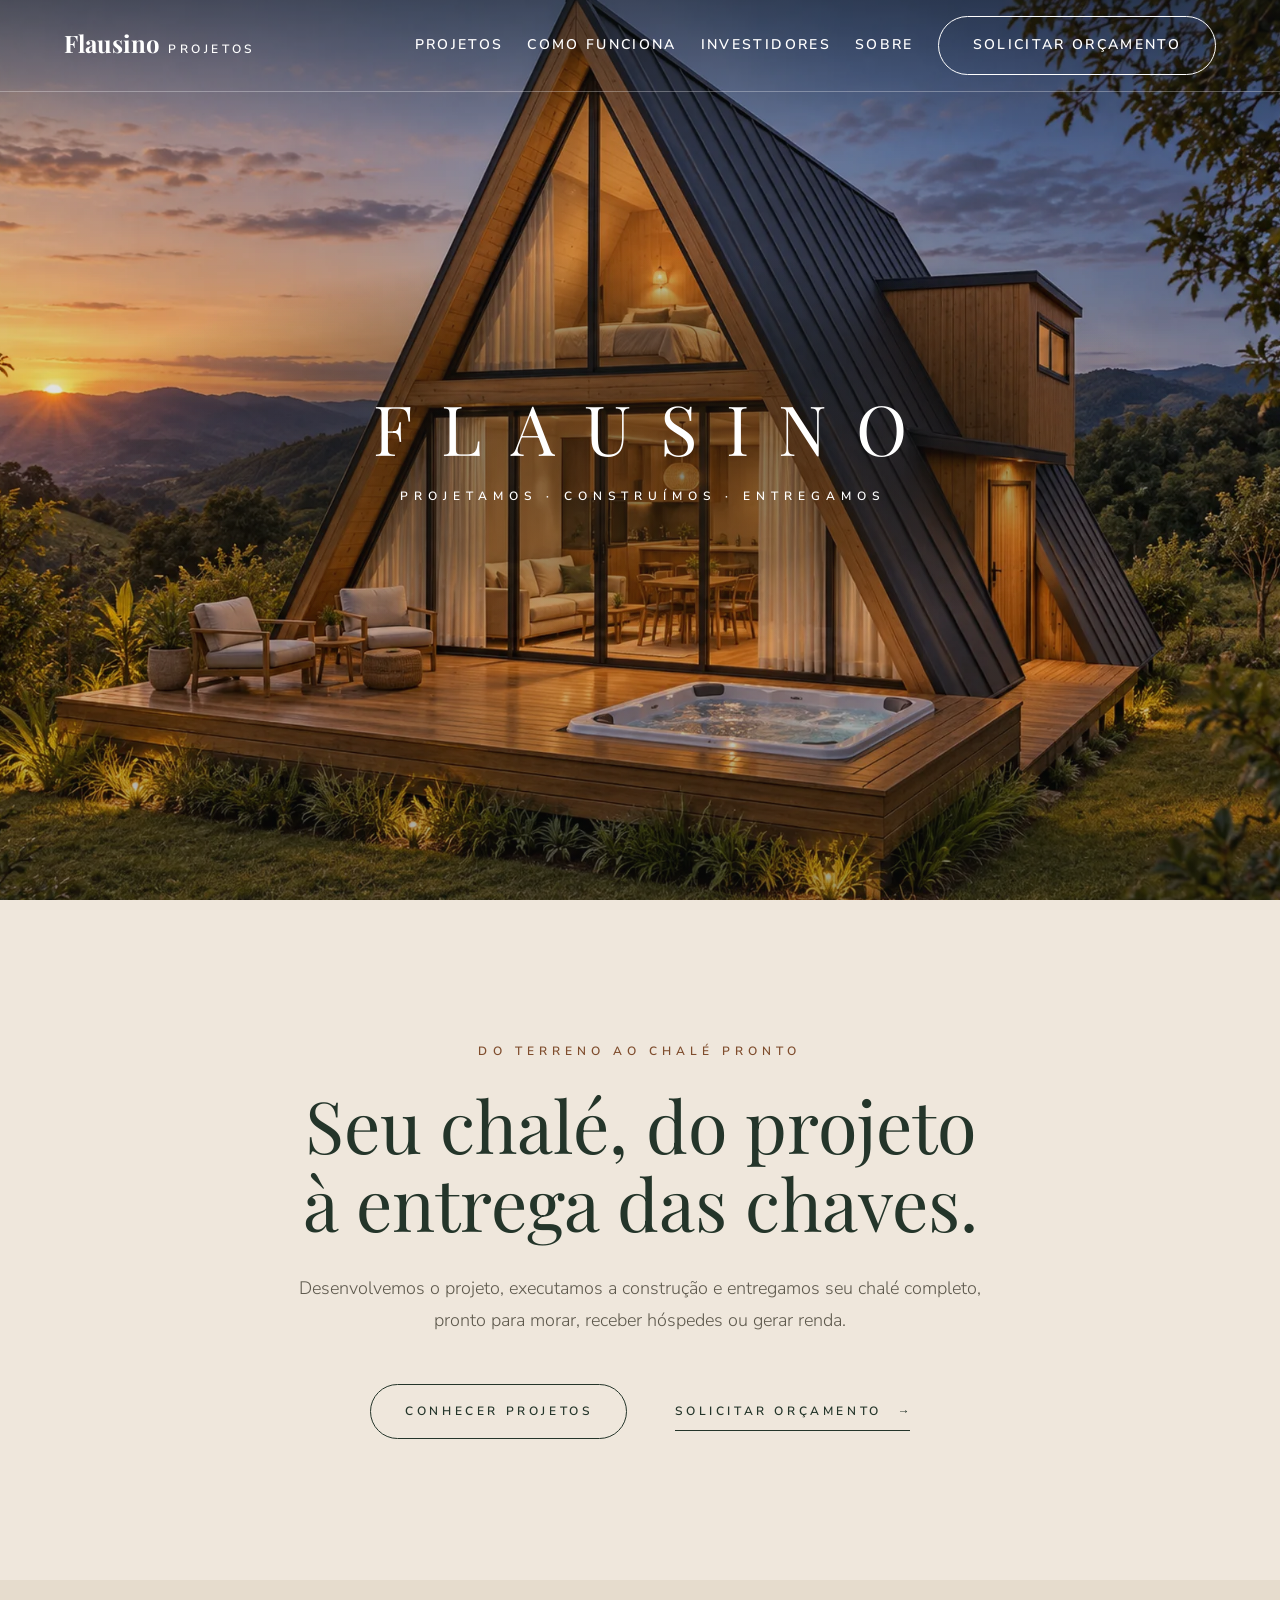
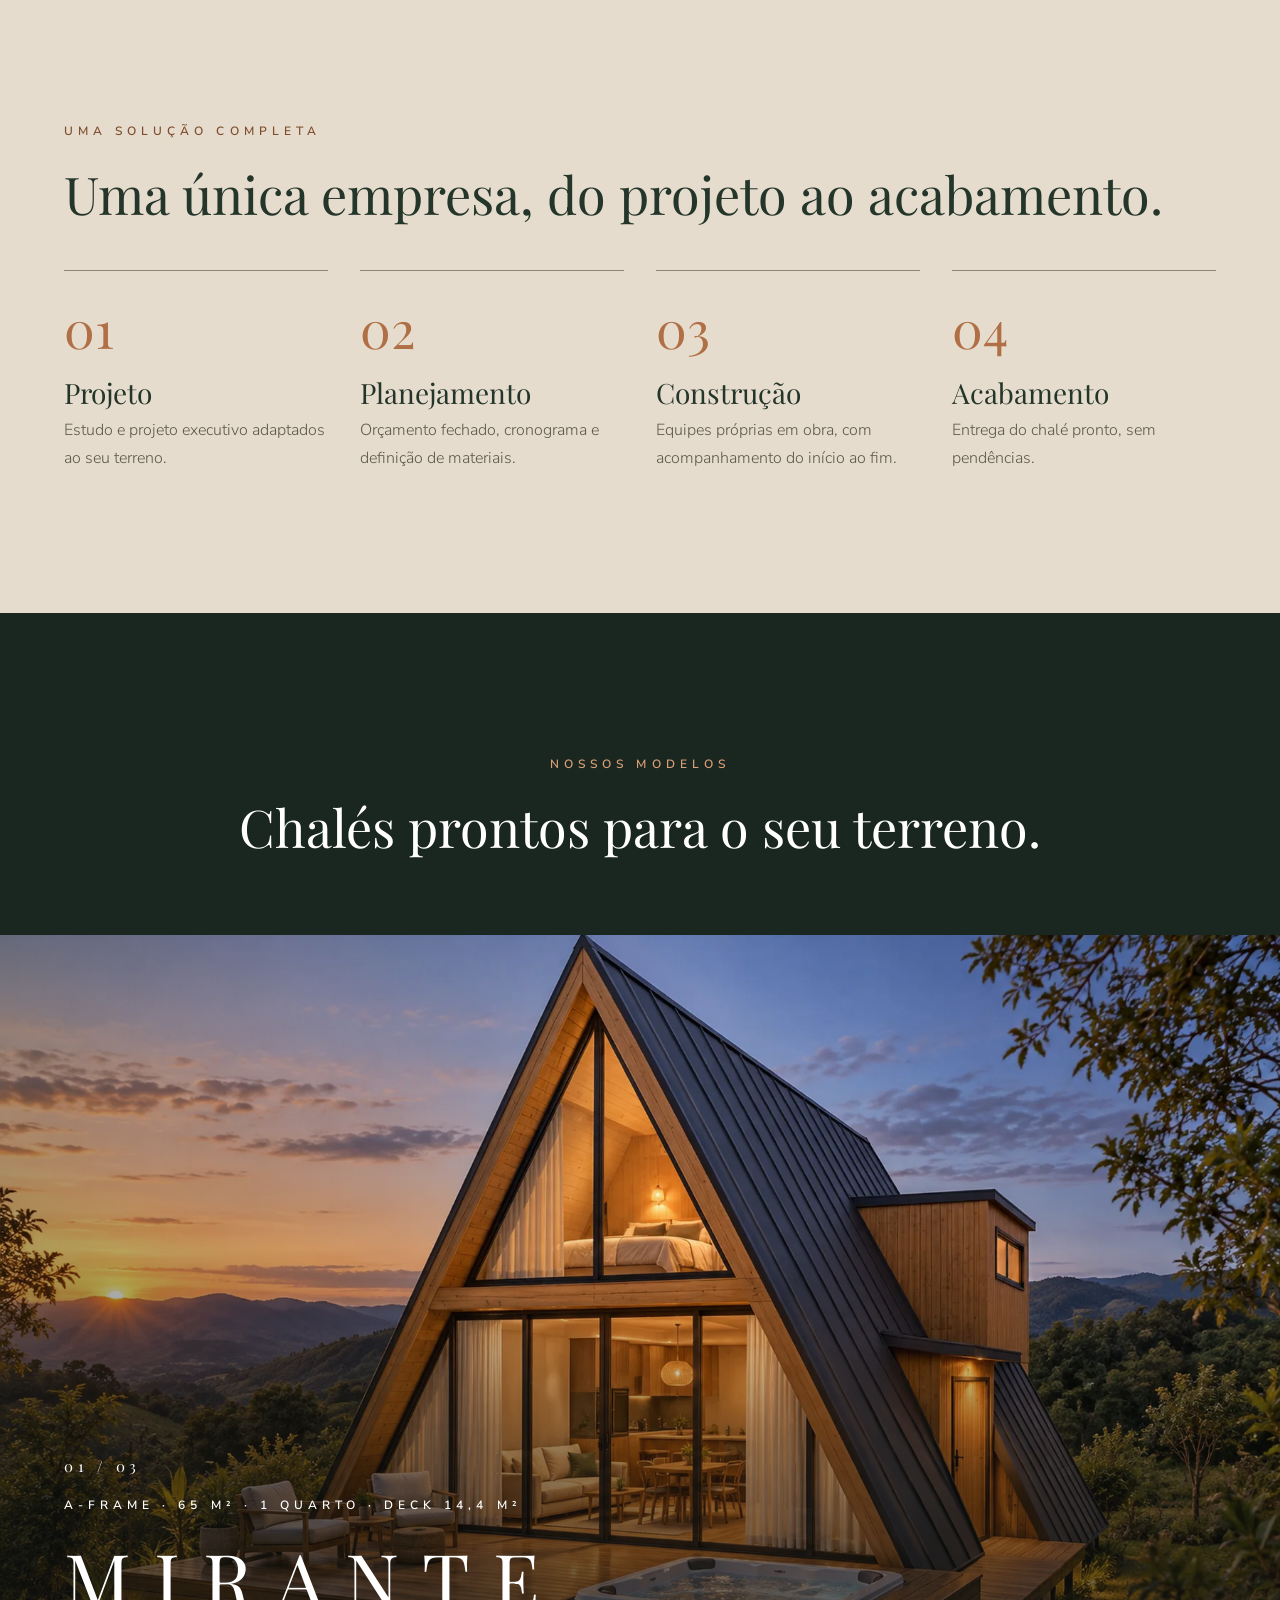
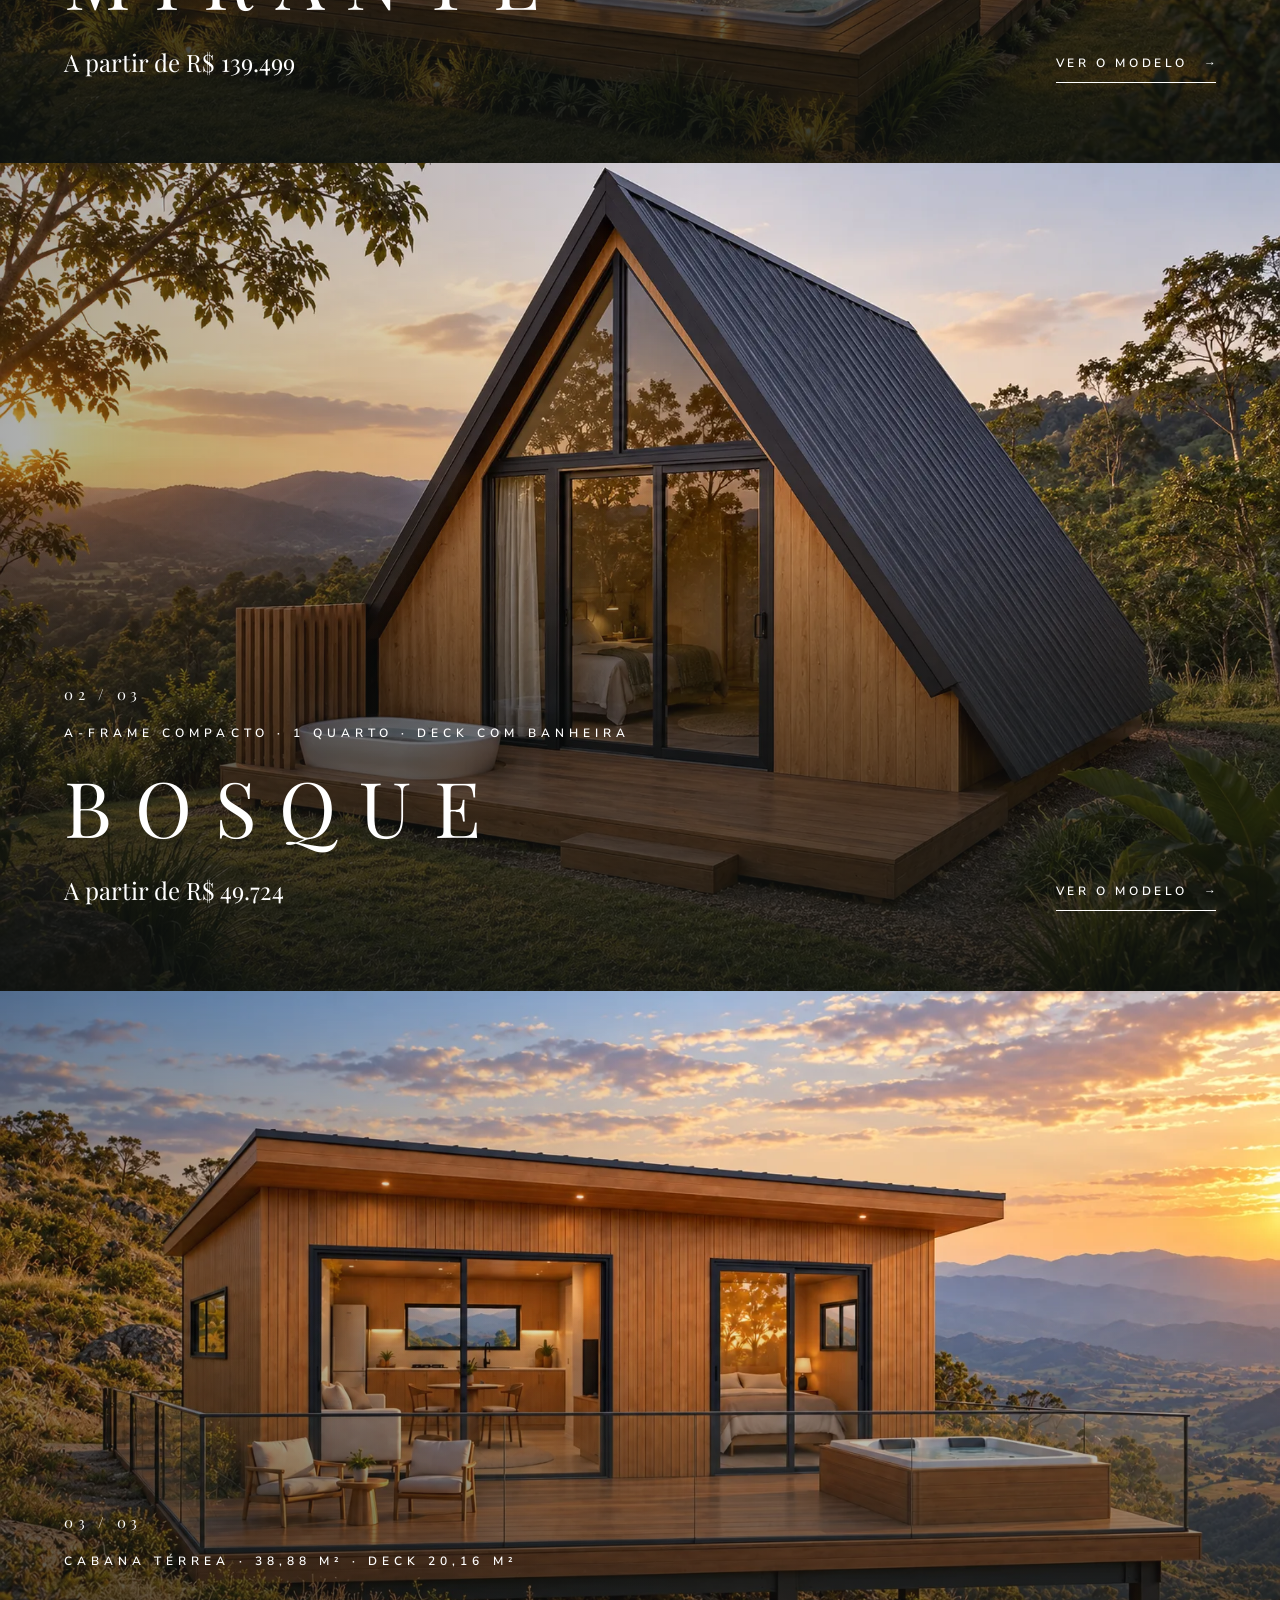
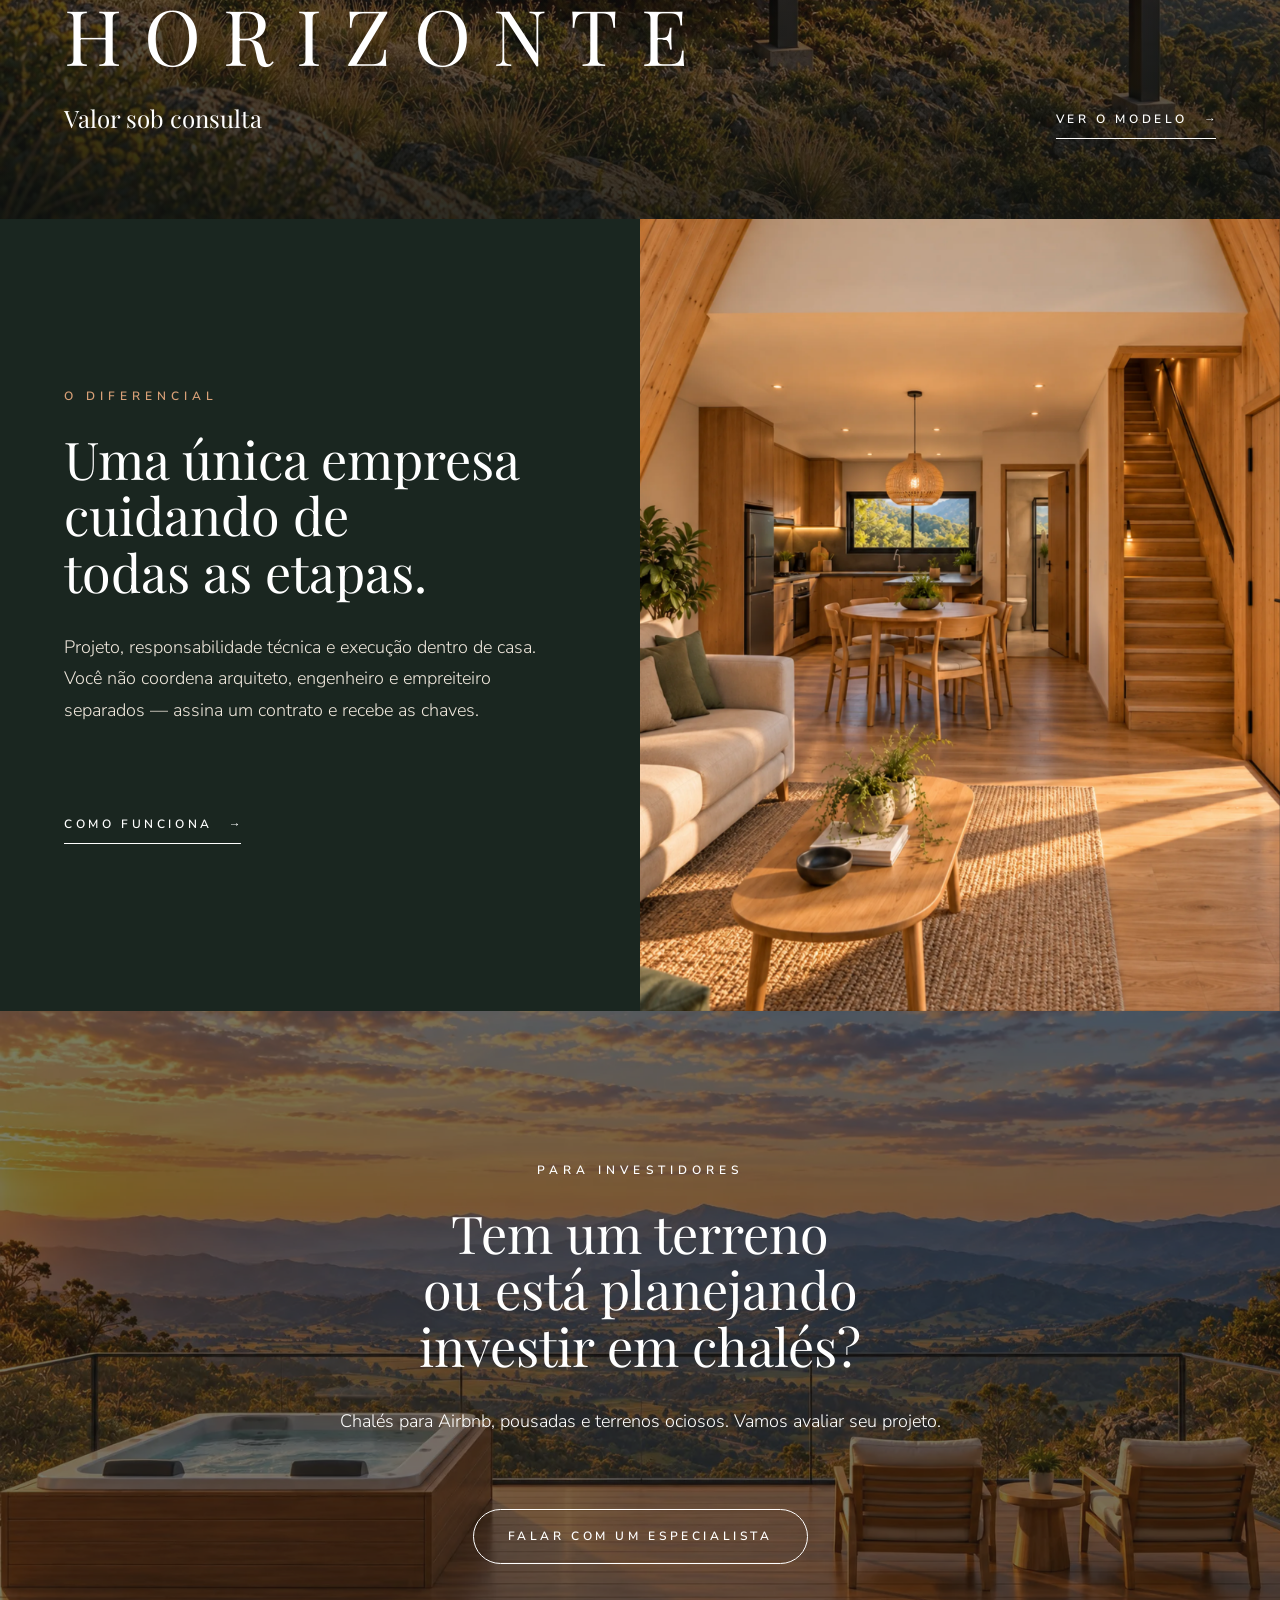
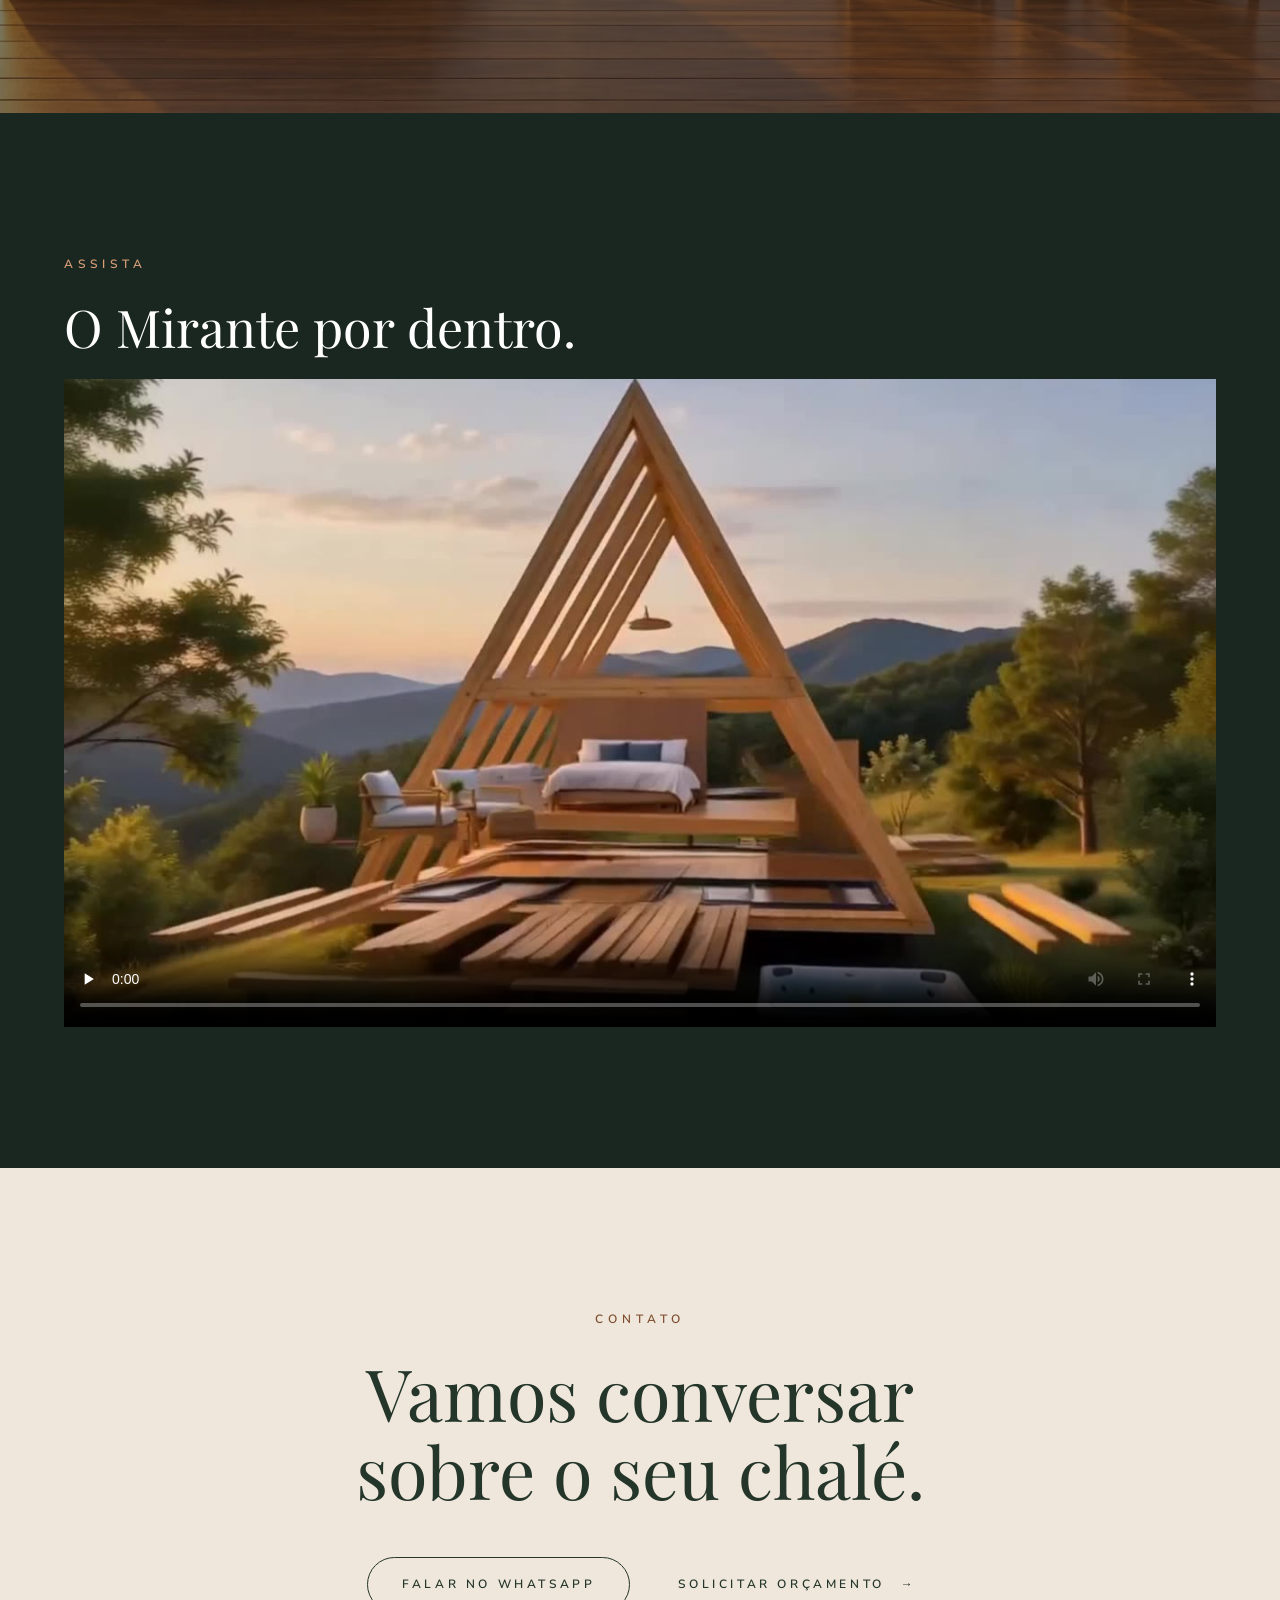
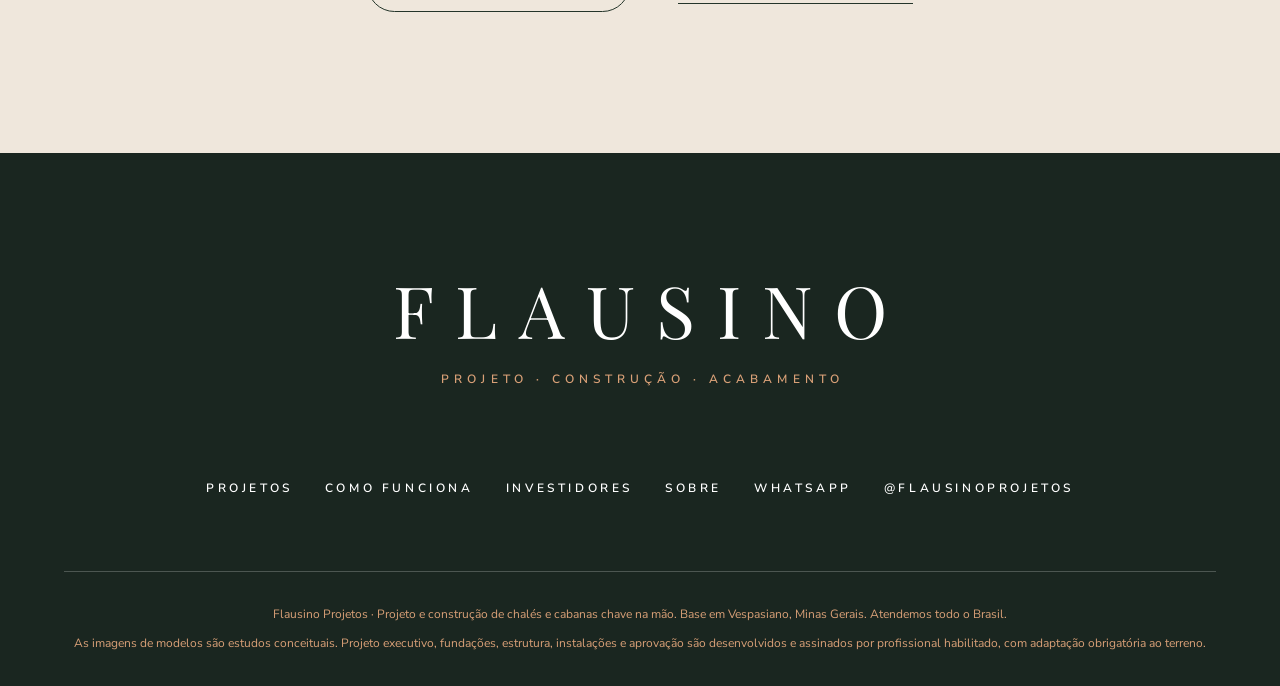
<file: index.html>
<!DOCTYPE html>
<html lang="pt-BR" class="sem-js">
<head>
  <script>(function (h) {
    h.className = h.className.replace('sem-js', 'com-js');
    /* Pré-visualização: ?movimento no endereço liga os efeitos mesmo com
       "Reduzir movimento" ativo no sistema, e vale até fechar a aba. */
    try {
      if (/[?&]movimento\b/.test(location.search)) sessionStorage.setItem('flausino-movimento', '1');
      if (sessionStorage.getItem('flausino-movimento') === '1') h.className += ' movimento-forcado';
    } catch (e) {}
  })(document.documentElement);</script>
  <meta charset="utf-8">
  <meta name="viewport" content="width=device-width, initial-scale=1">
  <title>Flausino Projetos — Chalés chave na mão, do projeto à entrega</title>
  <meta name="description" content="Projetamos e construímos chalés chave na mão. Do terreno ao chalé pronto: projeto, construção e acabamento em uma única solução. Atendemos todo o Brasil.">
  <link rel="canonical" href="https://flausino.vercel.app/">
  <link rel="icon" href="assets/img/marca/monograma.png" type="image/png">
  <link rel="apple-touch-icon" href="assets/img/marca/monograma.png">
  <meta property="og:type" content="website">
  <meta property="og:site_name" content="Flausino Projetos">
  <meta property="og:locale" content="pt_BR">
  <meta property="og:title" content="Flausino Projetos — Chalés chave na mão">
  <meta property="og:description" content="Do terreno ao chalé pronto: projeto, planejamento, construção e acabamento em uma única solução. Atendemos todo o Brasil.">
  <meta property="og:url" content="https://flausino.vercel.app/">
  <meta property="og:image" content="https://flausino.vercel.app/assets/img/mirante/exterior-entardecer.jpg">
  <meta name="twitter:card" content="summary_large_image">
  <link rel="preconnect" href="https://fonts.googleapis.com">
  <link rel="preconnect" href="https://fonts.gstatic.com" crossorigin>
  <link href="https://fonts.googleapis.com/css2?family=Nunito+Sans:wght@300;400;600&family=Playfair+Display:wght@400;500;700&display=swap" rel="stylesheet">
  <link rel="stylesheet" href="assets/css/tokens.css">
  <link rel="stylesheet" href="assets/css/base.css">
  <link rel="stylesheet" href="assets/css/componentes.css">
  <link rel="stylesheet" href="assets/css/paginas.css">
  <link rel="stylesheet" href="assets/css/animacoes.css">
</head>
<body>
  <a class="pular-para-conteudo" href="#conteudo">Pular para o conteúdo</a>

  <header class="cabecalho cabecalho--sobre-foto">
    <div class="envelope cabecalho__interno">
      <a class="cabecalho__marca" href="index.html" aria-label="Flausino Projetos — início">
        <span class="marca__nome">Flausino</span>
        <span class="marca__sufixo">Projetos</span>
      </a>
      <nav class="navegacao" aria-label="Principal">
        <a href="projetos.html">Projetos</a>
        <a href="como-funciona.html">Como funciona</a>
        <a href="investidores.html">Investidores</a>
        <a href="sobre.html">Sobre</a>
        <a class="pill" href="orcamento.html">Solicitar orçamento</a>
      </nav>
      <button class="menu-botao" aria-expanded="false" aria-controls="menu-movel">Menu</button>
    </div>
    <nav class="menu-movel envelope" id="menu-movel" data-aberto="false" aria-label="Principal (mobile)">
      <a href="projetos.html">Projetos</a>
      <a href="como-funciona.html">Como funciona</a>
      <a href="investidores.html">Investidores</a>
      <a href="sobre.html">Sobre</a>
      <a href="orcamento.html">Solicitar orçamento</a>
    </nav>
  </header>

  <main id="conteudo" tabindex="-1">
    <section class="hero">
      <!-- Hero minimalista (referência: ecomorada.com.br): foto em tela cheia
           indo até o topo — o cabeçalho fica transparente por cima dela, ver
           cabecalho--sobre-foto em componentes.css — e, no centro, só a marca.
           A frase, o texto e os botões ficam na seção logo abaixo.
           Slideshow: 5 fotos 3:2 (tools/otimizar-midia.mjs). Sem JavaScript
           só a primeira aparece; com ele, main.js (slideshowHero) alterna.
           --foco: ponto preso quando sobra corte em cima/embaixo (tela larga).
           --foco-m: ponto preso quando sobra corte nos lados (tela em pé). -->
      <div class="hero__slides" aria-hidden="true" data-slideshow-hero>
        <picture class="hero__slide hero__slide--ativo">
          <source srcset="assets/img/hero/mirante-entardecer.webp" type="image/webp">
          <img style="--foco: 50% 0%; --foco-m: 45% 50%" src="assets/img/hero/mirante-entardecer.jpg" width="1800" height="1200"
               fetchpriority="high" alt="">
        </picture>
        <picture class="hero__slide">
          <source srcset="assets/img/hero/bosque-entardecer.webp" type="image/webp">
          <img style="--foco: 50% 6%; --foco-m: 50% 50%" src="assets/img/hero/bosque-entardecer.jpg" width="1800" height="1200" alt="">
        </picture>
        <picture class="hero__slide">
          <source srcset="assets/img/hero/horizonte-fachada.webp" type="image/webp">
          <img style="--foco: 50% 50%; --foco-m: 52% 50%" src="assets/img/hero/horizonte-fachada.jpg" width="1536" height="1024" alt="">
        </picture>
        <picture class="hero__slide">
          <source srcset="assets/img/hero/mirante-dia.webp" type="image/webp">
          <img style="--foco: 50% 4%; --foco-m: 62% 50%" src="assets/img/hero/mirante-dia.jpg" width="1800" height="1200" alt="">
        </picture>
        <picture class="hero__slide">
          <source srcset="assets/img/hero/bosque-lateral.webp" type="image/webp">
          <img style="--foco: 50% 4%; --foco-m: 60% 50%" src="assets/img/hero/bosque-lateral.jpg" width="1800" height="1200" alt="">
        </picture>
      </div>
      <div class="hero__veu"></div>
      <div class="hero__marca">
        <!-- O <h1> é só para Google e leitor de tela; a tela mostra a marca. -->
        <h1 class="visualmente-oculto">Flausino Projetos — chalés chave na mão</h1>
        <p class="hero__nome" aria-hidden="true">Flausino</p>
        <p class="hero__assinatura" aria-hidden="true">Projetamos · Construímos · Entregamos</p>
      </div>
    </section>

    <section class="secao abertura">
      <div class="envelope centralizado">
        <span class="rotulo">Do terreno ao chalé pronto</span>
        <h2 class="titulo-display">Seu chalé, do projeto à entrega das chaves.</h2>
        <p class="corpo">Desenvolvemos o projeto, executamos a construção e entregamos
          seu chalé completo, pronto para morar, receber hóspedes ou gerar renda.</p>
        <div class="grupo-pills">
          <a class="pill" href="projetos.html">Conhecer projetos</a>
          <a class="link-seta" href="orcamento.html">Solicitar orçamento</a>
        </div>
      </div>
    </section>

    <section class="secao secao--pergaminho">
      <div class="envelope">
        <span class="rotulo">Uma solução completa</span>
        <h2 class="titulo">Uma única empresa, do projeto ao acabamento.</h2>
        <ol class="etapas">
          <li data-revelar><span class="etapas__numero">01</span><h3 class="titulo-p">Projeto</h3><p class="corpo">Estudo e projeto executivo adaptados ao seu terreno.</p></li>
          <li data-revelar><span class="etapas__numero">02</span><h3 class="titulo-p">Planejamento</h3><p class="corpo">Orçamento fechado, cronograma e definição de materiais.</p></li>
          <li data-revelar><span class="etapas__numero">03</span><h3 class="titulo-p">Construção</h3><p class="corpo">Equipes próprias em obra, com acompanhamento do início ao fim.</p></li>
          <li data-revelar><span class="etapas__numero">04</span><h3 class="titulo-p">Acabamento</h3><p class="corpo">Entrega do chalé pronto, sem pendências.</p></li>
        </ol>
      </div>
    </section>

    <section class="secao secao--escura titulo-secao">
      <div class="envelope centralizado">
        <span class="rotulo">Nossos modelos</span>
        <h2 class="titulo">Chalés prontos para o seu terreno.</h2>
      </div>
    </section>

    <!-- Um painel por modelo disponível (o teste em tests/estrutura.test.js
         confere contra projetos.js). Os fatos da linha de rótulo são os que
         já estão na página de cada modelo — nada de número novo. -->
    <section class="painel" aria-labelledby="painel-mirante">
      <picture class="painel__foto">
        <source srcset="assets/img/mirante/exterior-entardecer.webp" type="image/webp">
        <img src="assets/img/mirante/exterior-entardecer.jpg" width="1800" height="1200" loading="lazy"
             alt="Chalé A-frame Mirante ao entardecer, com deck de madeira e hidromassagem">
      </picture>
      <div class="painel__conteudo">
        <div>
          <p class="painel__contagem">01 / 03</p>
          <span class="rotulo">A-frame&nbsp;· 65&nbsp;m²&nbsp;· 1&nbsp;quarto&nbsp;· deck&nbsp;14,4&nbsp;m²</span>
          <h3 class="painel__nome nome-espacado" id="painel-mirante">Mirante</h3>
          <p class="painel__preco">A partir de <span data-contar>R$ 140.000</span></p>
        </div>
        <a class="link-seta" href="modelos/mirante.html">Ver o modelo</a>
      </div>
    </section>

    <section class="painel" aria-labelledby="painel-bosque">
      <picture class="painel__foto">
        <source srcset="assets/img/bosque/exterior-entardecer.webp" type="image/webp">
        <img src="assets/img/bosque/exterior-entardecer.jpg" width="1800" height="1200" loading="lazy"
             alt="Chalé A-frame compacto Bosque ao entardecer, com deck de madeira e banheira independente">
      </picture>
      <div class="painel__conteudo">
        <div>
          <p class="painel__contagem">02 / 03</p>
          <span class="rotulo">A-frame&nbsp;compacto&nbsp;· 1&nbsp;quarto&nbsp;· deck&nbsp;com&nbsp;banheira</span>
          <h3 class="painel__nome nome-espacado" id="painel-bosque">Bosque</h3>
          <p class="painel__preco">A partir de <span data-contar>R$ 50.000</span></p>
        </div>
        <a class="link-seta" href="modelos/bosque.html">Ver o modelo</a>
      </div>
    </section>

    <section class="painel" aria-labelledby="painel-horizonte">
      <picture class="painel__foto">
        <source srcset="assets/img/horizonte/fachada.webp" type="image/webp">
        <img src="assets/img/horizonte/fachada.jpg" width="1536" height="1024" loading="lazy"
             alt="Cabana Horizonte ao entardecer, com deck suspenso, hidromassagem e guarda-corpo de vidro">
      </picture>
      <div class="painel__conteudo">
        <div>
          <p class="painel__contagem">03 / 03</p>
          <span class="rotulo">Cabana&nbsp;térrea&nbsp;· 38,88&nbsp;m²&nbsp;· deck&nbsp;20,16&nbsp;m²</span>
          <h3 class="painel__nome nome-espacado" id="painel-horizonte">Horizonte</h3>
          <!-- Sem valor até o dono fechar o preço (ver projetos.js). -->
          <p class="painel__preco">Valor sob consulta</p>
        </div>
        <a class="link-seta" href="modelos/horizonte.html">Ver o modelo</a>
      </div>
    </section>

    <section class="dividido">
      <div class="dividido__texto" data-revelar>
        <span class="rotulo">O diferencial</span>
        <h2 class="titulo">Uma única empresa cuidando de todas as etapas.</h2>
        <p class="corpo">Projeto, responsabilidade técnica e execução dentro de casa.
          Você não coordena arquiteto, engenheiro e empreiteiro separados — assina
          um contrato e recebe as chaves.</p>
        <a class="link-seta" href="como-funciona.html">Como funciona</a>
      </div>
      <picture class="dividido__foto">
        <source srcset="assets/img/mirante/estar-cozinha.webp" type="image/webp">
        <img src="assets/img/mirante/estar-cozinha.jpg" width="1800" height="2102" loading="lazy"
             alt="Interior integrado do chalé Mirante com estar, cozinha e escada lateral">
      </picture>
    </section>

    <section class="faixa-foto">
      <picture class="faixa-foto__foto">
        <source srcset="assets/img/horizonte/deck-hidromassagem.webp" type="image/webp">
        <img src="assets/img/horizonte/deck-hidromassagem.jpg" width="1536" height="1024" loading="lazy" alt="">
      </picture>
      <div class="envelope faixa-foto__conteudo">
        <span class="rotulo">Para investidores</span>
        <h2 class="titulo">Tem um terreno ou está planejando investir em chalés?</h2>
        <p class="corpo">Chalés para Airbnb, pousadas e terrenos ociosos. Vamos avaliar seu projeto.</p>
        <a class="pill pill--claro" href="investidores.html">Falar com um especialista</a>
      </div>
    </section>

    <section class="secao secao--escura">
      <div class="envelope">
        <span class="rotulo">Assista</span>
        <h2 class="titulo">O Mirante por dentro.</h2>
        <video class="video-apresentacao" controls preload="none"
               poster="assets/video/apresentacao-poster.jpg"
               src="assets/video/apresentacao.mp4"></video>
      </div>
    </section>

    <section class="secao fechamento">
      <div class="envelope centralizado">
        <span class="rotulo">Contato</span>
        <h2 class="titulo-display">Vamos conversar sobre o seu chalé.</h2>
        <div class="grupo-pills">
          <a class="pill" data-whatsapp data-origem="geral" href="#">Falar no WhatsApp</a>
          <a class="link-seta" href="orcamento.html">Solicitar orçamento</a>
        </div>
      </div>
    </section>
  </main>

  <footer class="rodape">
    <div class="envelope">
      <p class="rodape__marca nome-espacado nome-espacado--centro" aria-hidden="true">Flausino</p>
      <p class="rodape__assinatura">Projeto · Construção · Acabamento</p>
      <nav class="rodape__links" aria-label="Rodapé">
        <a href="projetos.html">Projetos</a>
        <a href="como-funciona.html">Como funciona</a>
        <a href="investidores.html">Investidores</a>
        <a href="sobre.html">Sobre</a>
        <a data-whatsapp data-origem="geral" href="#">WhatsApp</a>
        <a data-contato="instagram" href="#">@flausinoprojetos</a>
        <a data-contato="email" data-escrever="true" href="#"></a>
      </nav>
      <div class="rodape__nota">
        <p>Flausino Projetos · Projeto e construção de chalés e cabanas chave na mão.
          Base em Vespasiano, Minas Gerais. Atendemos todo o Brasil.</p>
        <p>As imagens de modelos são estudos conceituais. Projeto executivo, fundações,
          estrutura, instalações e aprovação são desenvolvidos e assinados por
          profissional habilitado, com adaptação obrigatória ao terreno.</p>
      </div>
    </div>
  </footer>

  <script src="assets/js/config.js"></script>
  <script src="assets/js/contato.js"></script>
  <script src="assets/js/vendor/lenis.min.js"></script>
  <script src="assets/js/main.js"></script>
  <script type="application/ld+json">
  {
    "@context": "https://schema.org",
    "@type": "LocalBusiness",
    "name": "Flausino Projetos",
    "description": "Projeto e construção de chalés e cabanas chave na mão.",
    "url": "https://flausino.vercel.app/",
    "image": "https://flausino.vercel.app/assets/img/mirante/exterior-entardecer.jpg",
    "address": {
      "@type": "PostalAddress",
      "addressLocality": "Vespasiano",
      "addressRegion": "MG",
      "addressCountry": "BR"
    },
    "areaServed": "BR",
    "sameAs": ["https://instagram.com/flausinoprojetos"]
  }
  </script>
</body>
</html>
</file>
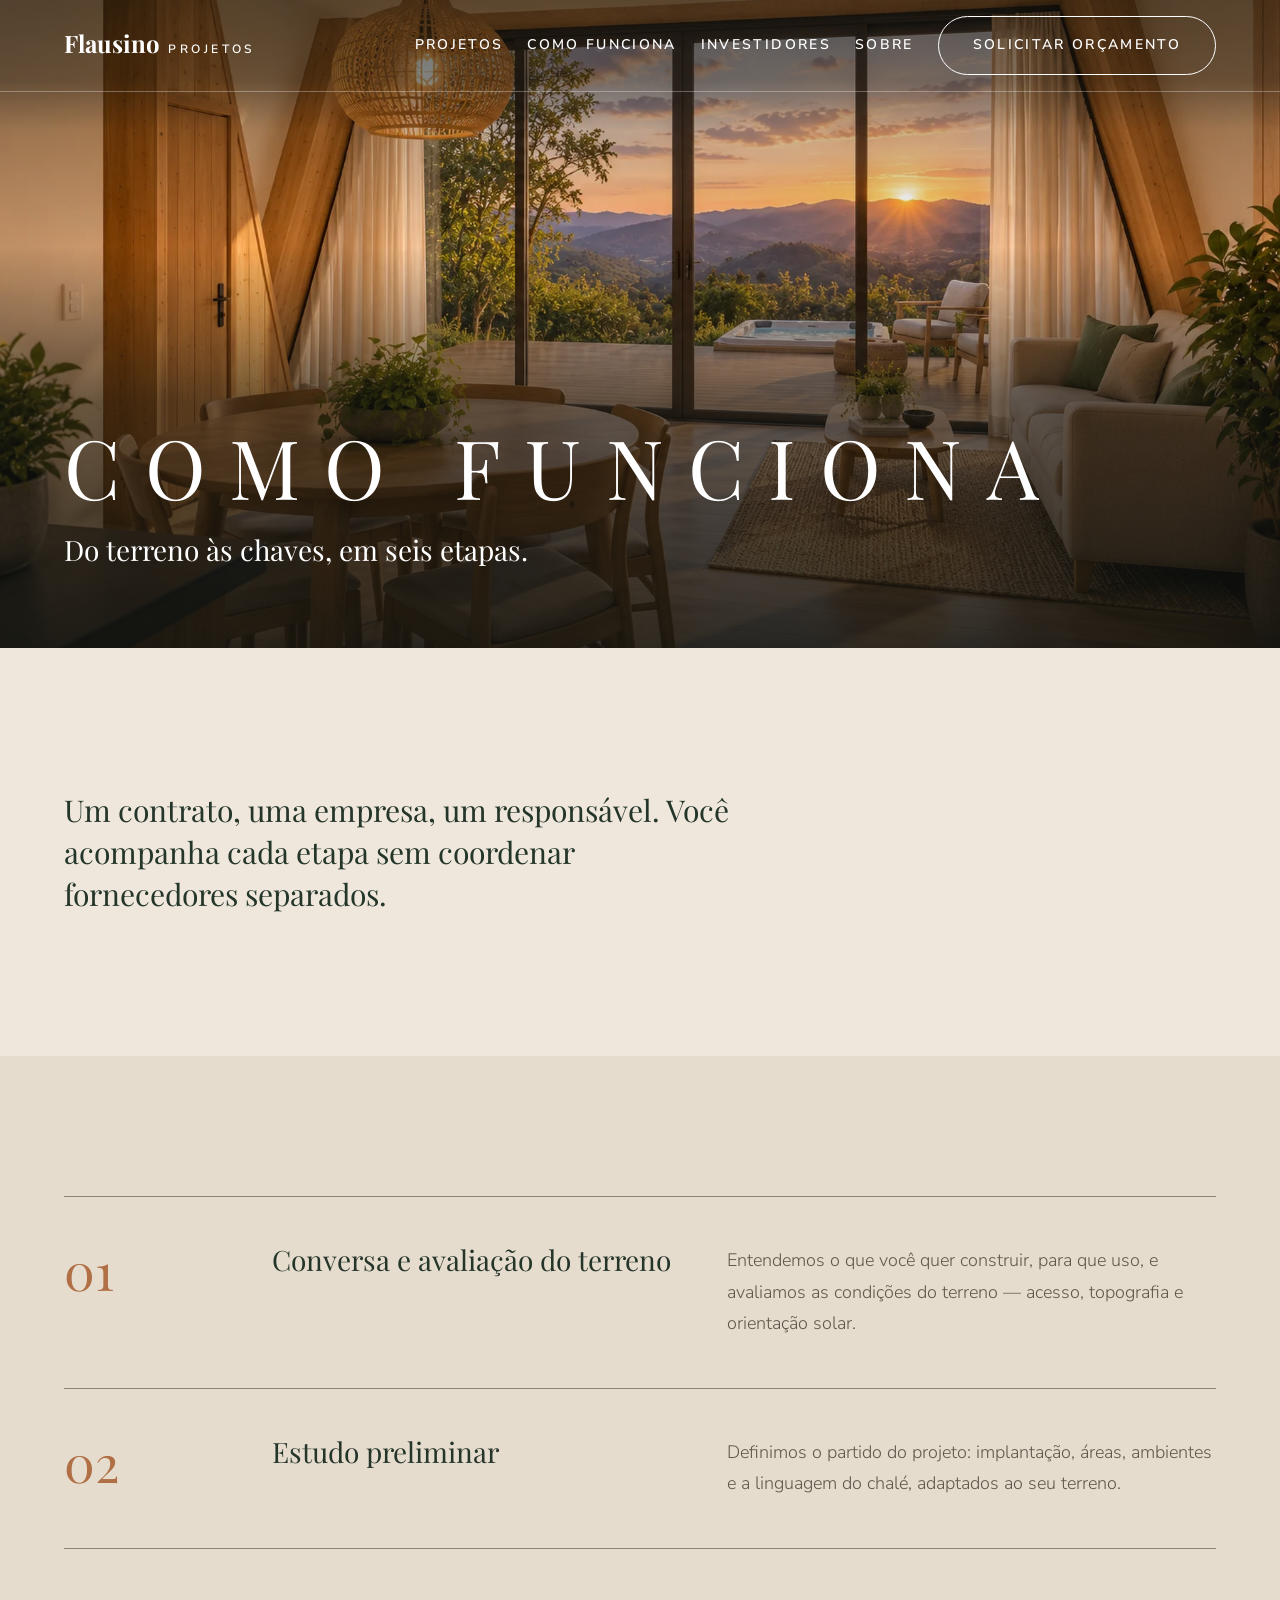
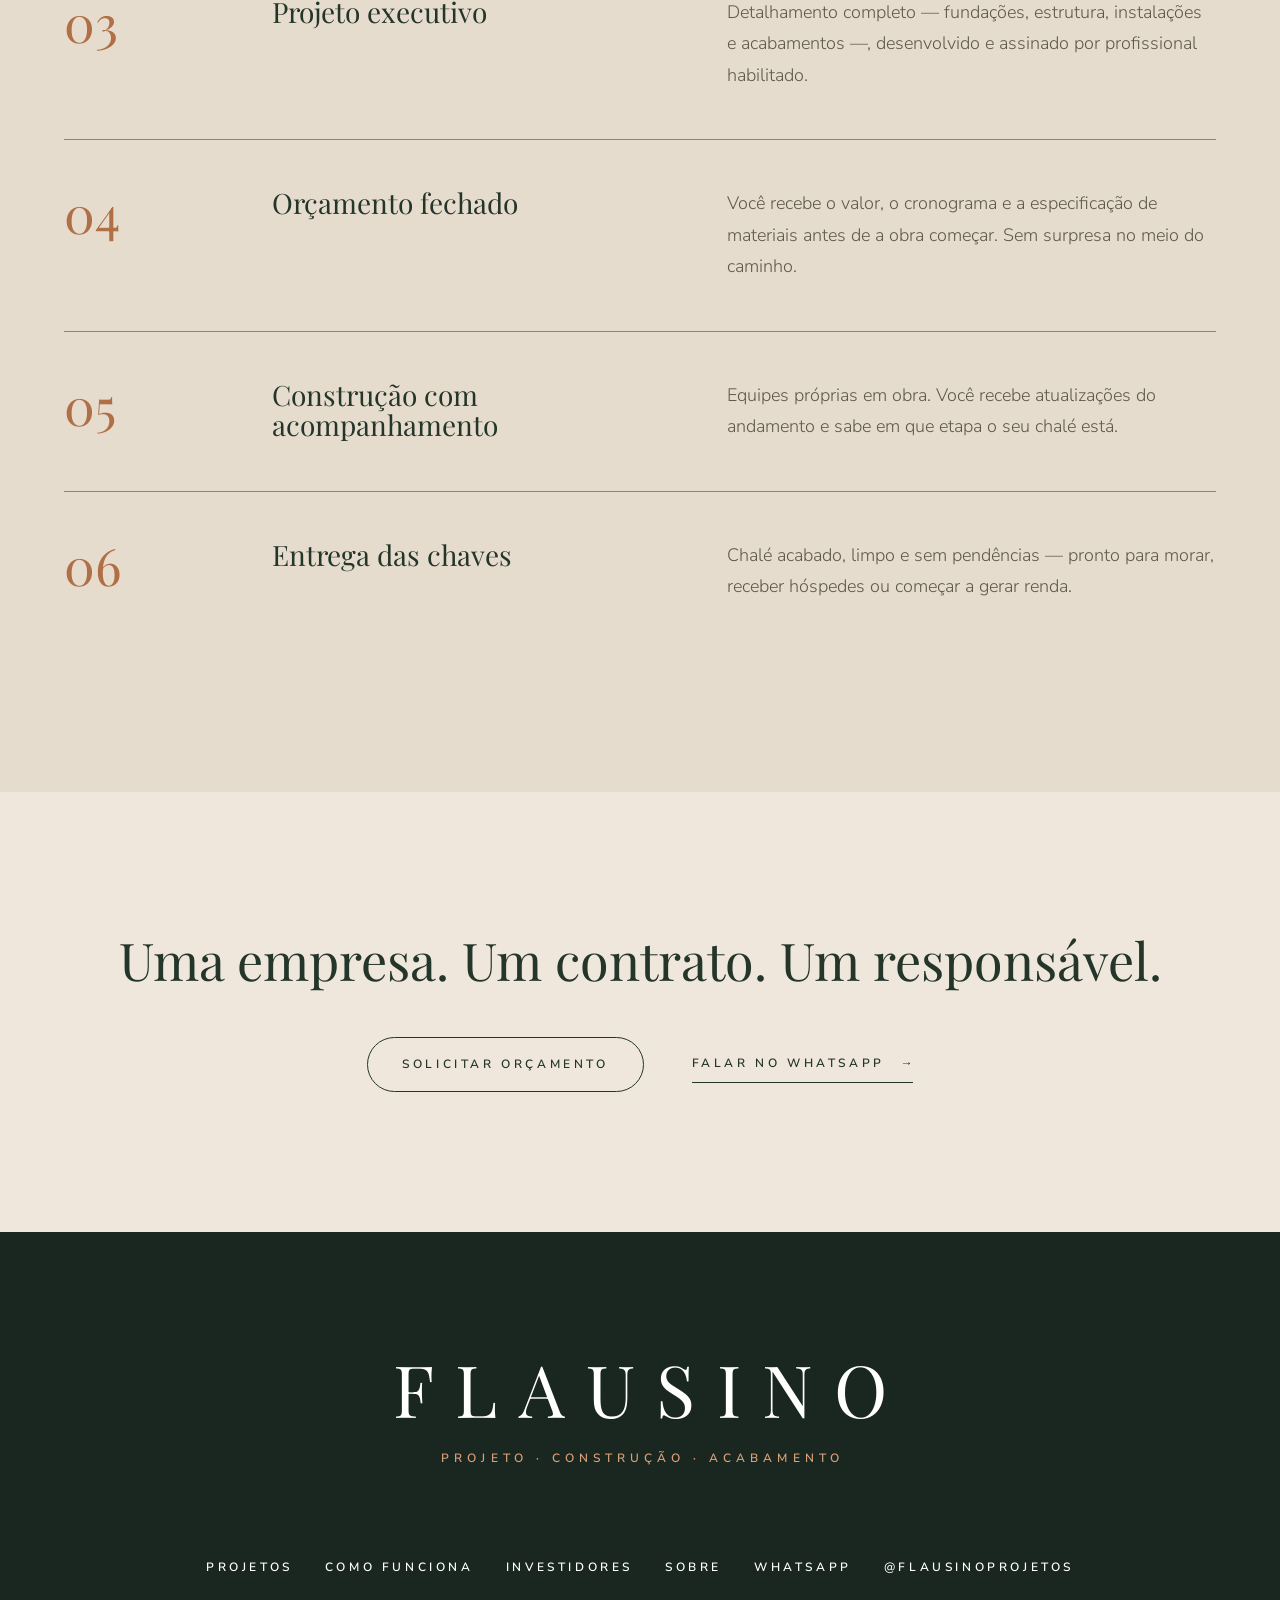
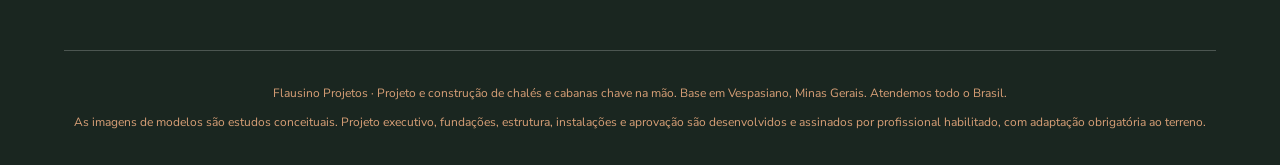
<file: como-funciona.html>
<!DOCTYPE html>
<html lang="pt-BR" class="sem-js">
<head>
  <script>(function (h) {
    h.className = h.className.replace('sem-js', 'com-js');
    /* Pré-visualização: ?movimento no endereço liga os efeitos mesmo com
       "Reduzir movimento" ativo no sistema, e vale até fechar a aba. */
    try {
      if (/[?&]movimento\b/.test(location.search)) sessionStorage.setItem('flausino-movimento', '1');
      if (sessionStorage.getItem('flausino-movimento') === '1') h.className += ' movimento-forcado';
    } catch (e) {}
  })(document.documentElement);</script>
  <meta charset="utf-8">
  <meta name="viewport" content="width=device-width, initial-scale=1">
  <title>Como funciona — Do terreno às chaves em 6 etapas</title>
  <meta name="description" content="Projeto, orçamento fechado, obra com equipes próprias e entrega do chalé pronto. Entenda cada etapa do processo da Flausino Projetos, do terreno até as chaves.">
  <link rel="canonical" href="https://flausino.vercel.app/como-funciona.html">
  <link rel="icon" href="assets/img/marca/monograma.png" type="image/png">
  <link rel="apple-touch-icon" href="assets/img/marca/monograma.png">
  <meta property="og:type" content="website">
  <meta property="og:site_name" content="Flausino Projetos">
  <meta property="og:locale" content="pt_BR">
  <meta property="og:title" content="Como funciona — Do terreno às chaves em 6 etapas">
  <meta property="og:description" content="Projeto, orçamento fechado, obra com equipes próprias e entrega do chalé pronto. Entenda cada etapa do processo da Flausino Projetos, do terreno até as chaves.">
  <meta property="og:url" content="https://flausino.vercel.app/como-funciona.html">
  <meta property="og:image" content="https://flausino.vercel.app/assets/img/mirante/exterior-entardecer.jpg">
  <meta name="twitter:card" content="summary_large_image">
  <link rel="preconnect" href="https://fonts.googleapis.com">
  <link rel="preconnect" href="https://fonts.gstatic.com" crossorigin>
  <link href="https://fonts.googleapis.com/css2?family=Nunito+Sans:wght@300;400;600&family=Playfair+Display:wght@400;500;700&display=swap" rel="stylesheet">
  <link rel="stylesheet" href="assets/css/tokens.css">
  <link rel="stylesheet" href="assets/css/base.css">
  <link rel="stylesheet" href="assets/css/componentes.css">
  <link rel="stylesheet" href="assets/css/paginas.css">
  <link rel="stylesheet" href="assets/css/animacoes.css">
</head>
<body>
  <a class="pular-para-conteudo" href="#conteudo">Pular para o conteúdo</a>

  <header class="cabecalho cabecalho--sobre-foto">
    <div class="envelope cabecalho__interno">
      <a class="cabecalho__marca" href="index.html" aria-label="Flausino Projetos — início">
        <span class="marca__nome">Flausino</span>
        <span class="marca__sufixo">Projetos</span>
      </a>
      <nav class="navegacao" aria-label="Principal">
        <a href="projetos.html">Projetos</a>
        <a href="como-funciona.html" aria-current="page">Como funciona</a>
        <a href="investidores.html">Investidores</a>
        <a href="sobre.html">Sobre</a>
        <a class="pill" href="orcamento.html">Solicitar orçamento</a>
      </nav>
      <button class="menu-botao" aria-expanded="false" aria-controls="menu-movel">Menu</button>
    </div>
    <nav class="menu-movel envelope" id="menu-movel" data-aberto="false" aria-label="Principal (mobile)">
      <a href="projetos.html">Projetos</a>
      <a href="como-funciona.html" aria-current="page">Como funciona</a>
      <a href="investidores.html">Investidores</a>
      <a href="sobre.html">Sobre</a>
      <a href="orcamento.html">Solicitar orçamento</a>
    </nav>
  </header>

  <main id="conteudo" tabindex="-1">
    <section class="banner">
      <picture class="banner__foto">
        <source srcset="assets/img/mirante/jantar-vista.webp" type="image/webp">
        <img src="assets/img/mirante/jantar-vista.jpg" width="1800" height="1200" fetchpriority="high" alt="">
      </picture>
      <div class="envelope banner__conteudo">
        <p class="banner__nome nome-espacado" aria-hidden="true">Como funciona</p>
        <h1 class="banner__titulo">Do terreno às chaves, em seis etapas.</h1>
      </div>
    </section>

    <section class="secao">
      <div class="envelope">
        <p class="corpo corpo--destaque">Um contrato, uma empresa, um responsável. Você acompanha
          cada etapa sem coordenar fornecedores separados.</p>
      </div>
    </section>

    <section class="secao secao--pergaminho">
      <div class="envelope">
        <ol class="linha-tempo">
          <li data-revelar>
            <span class="linha-tempo__numero">01</span>
            <h2 class="titulo-p">Conversa e avaliação do terreno</h2>
            <p class="corpo">Entendemos o que você quer construir, para que uso, e
              avaliamos as condições do terreno — acesso, topografia e orientação solar.</p>
          </li>
          <li data-revelar>
            <span class="linha-tempo__numero">02</span>
            <h2 class="titulo-p">Estudo preliminar</h2>
            <p class="corpo">Definimos o partido do projeto: implantação, áreas,
              ambientes e a linguagem do chalé, adaptados ao seu terreno.</p>
          </li>
          <li data-revelar>
            <span class="linha-tempo__numero">03</span>
            <h2 class="titulo-p">Projeto executivo</h2>
            <p class="corpo">Detalhamento completo — fundações, estrutura, instalações
              e acabamentos —, desenvolvido e assinado por profissional habilitado.</p>
          </li>
          <li data-revelar>
            <span class="linha-tempo__numero">04</span>
            <h2 class="titulo-p">Orçamento fechado</h2>
            <p class="corpo">Você recebe o valor, o cronograma e a especificação de
              materiais antes de a obra começar. Sem surpresa no meio do caminho.</p>
          </li>
          <li data-revelar>
            <span class="linha-tempo__numero">05</span>
            <h2 class="titulo-p">Construção com acompanhamento</h2>
            <p class="corpo">Equipes próprias em obra. Você recebe atualizações do
              andamento e sabe em que etapa o seu chalé está.</p>
          </li>
          <li data-revelar>
            <span class="linha-tempo__numero">06</span>
            <h2 class="titulo-p">Entrega das chaves</h2>
            <p class="corpo">Chalé acabado, limpo e sem pendências — pronto para morar,
              receber hóspedes ou começar a gerar renda.</p>
          </li>
        </ol>
      </div>
    </section>

    <section class="secao fechamento">
      <div class="envelope centralizado">
        <h2 class="titulo">Uma empresa. Um contrato. Um responsável.</h2>
        <div class="grupo-pills">
          <a class="pill" href="orcamento.html">Solicitar orçamento</a>
          <a class="link-seta" data-whatsapp data-origem="geral" href="#">Falar no WhatsApp</a>
        </div>
      </div>
    </section>
  </main>

  <footer class="rodape">
    <div class="envelope">
      <p class="rodape__marca nome-espacado nome-espacado--centro" aria-hidden="true">Flausino</p>
      <p class="rodape__assinatura">Projeto · Construção · Acabamento</p>
      <nav class="rodape__links" aria-label="Rodapé">
        <a href="projetos.html">Projetos</a>
        <a href="como-funciona.html">Como funciona</a>
        <a href="investidores.html">Investidores</a>
        <a href="sobre.html">Sobre</a>
        <a data-whatsapp data-origem="geral" href="#">WhatsApp</a>
        <a data-contato="instagram" href="#">@flausinoprojetos</a>
        <a data-contato="email" data-escrever="true" href="#"></a>
      </nav>
      <div class="rodape__nota">
        <p>Flausino Projetos · Projeto e construção de chalés e cabanas chave na mão.
          Base em Vespasiano, Minas Gerais. Atendemos todo o Brasil.</p>
        <p>As imagens de modelos são estudos conceituais. Projeto executivo, fundações,
          estrutura, instalações e aprovação são desenvolvidos e assinados por
          profissional habilitado, com adaptação obrigatória ao terreno.</p>
      </div>
    </div>
  </footer>

  <script src="assets/js/config.js"></script>
  <script src="assets/js/contato.js"></script>
  <script src="assets/js/vendor/lenis.min.js"></script>
  <script src="assets/js/main.js"></script>
</body>
</html>
</file>
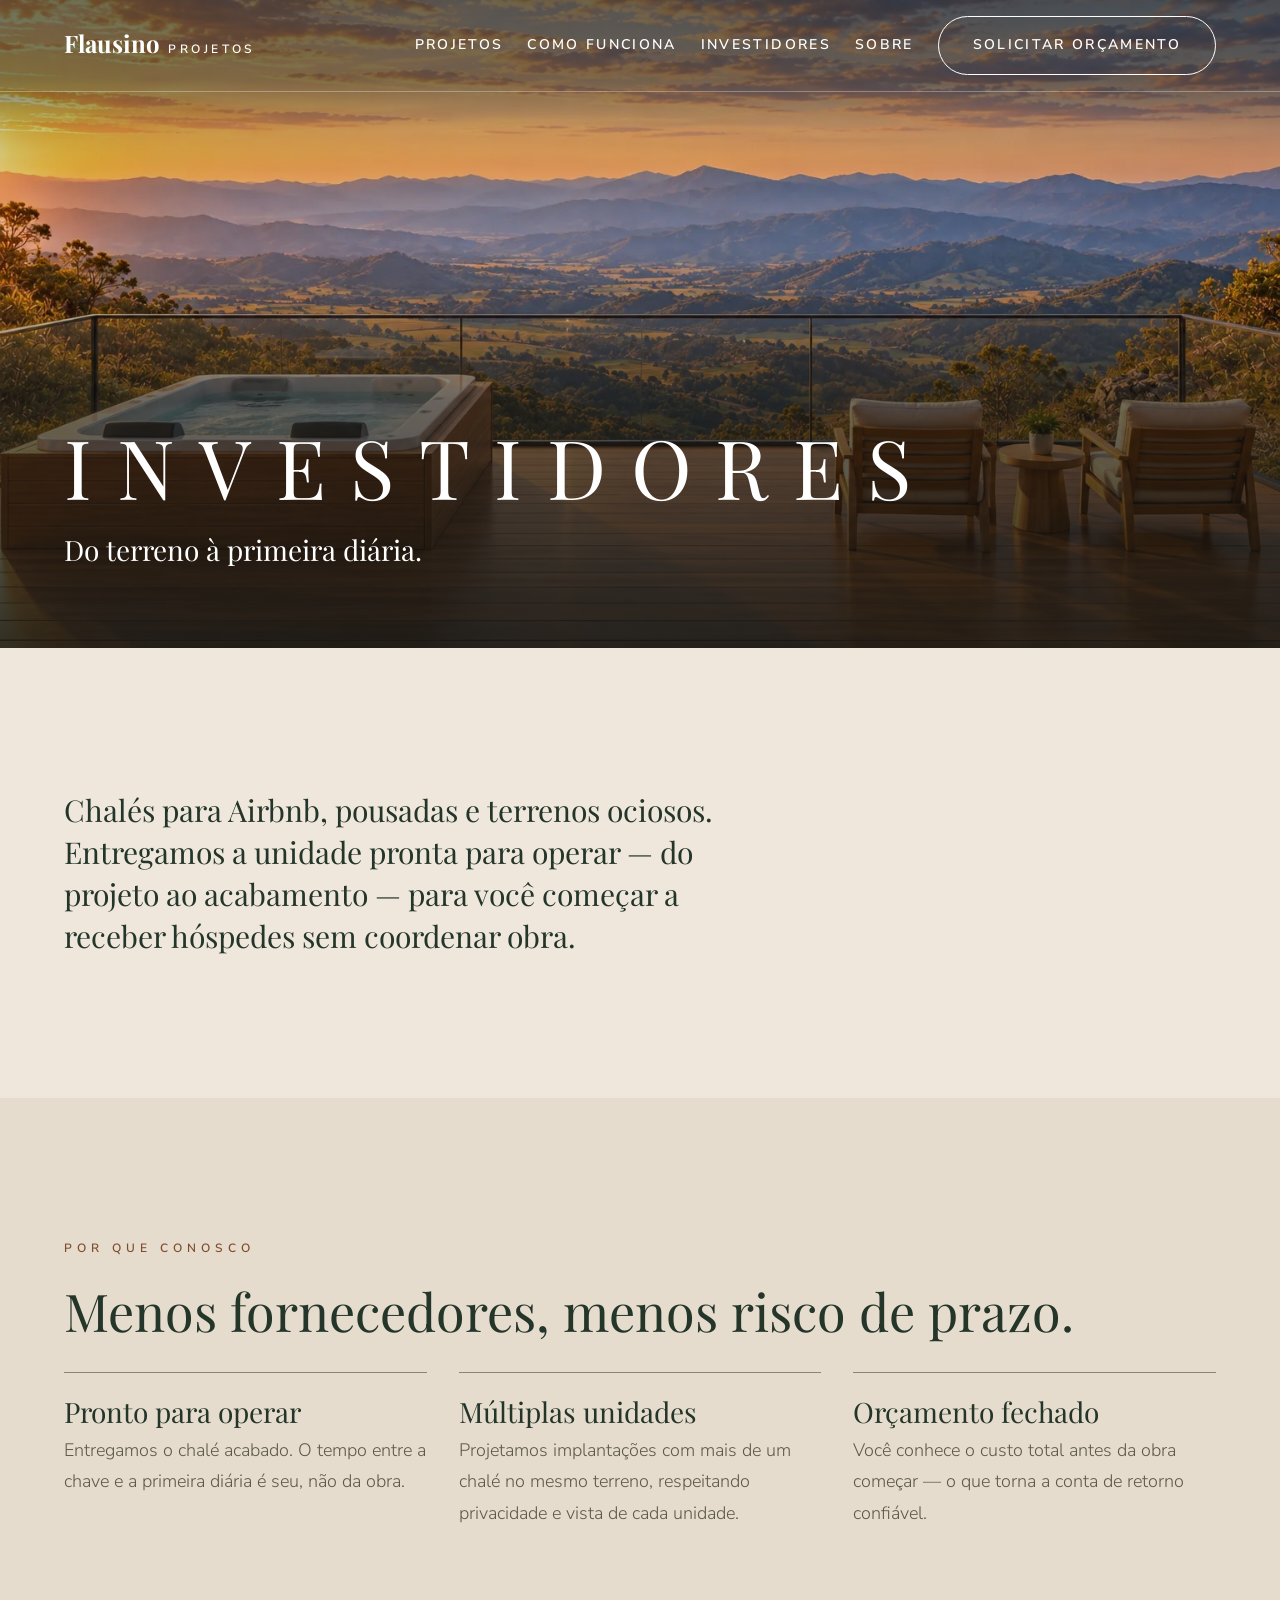
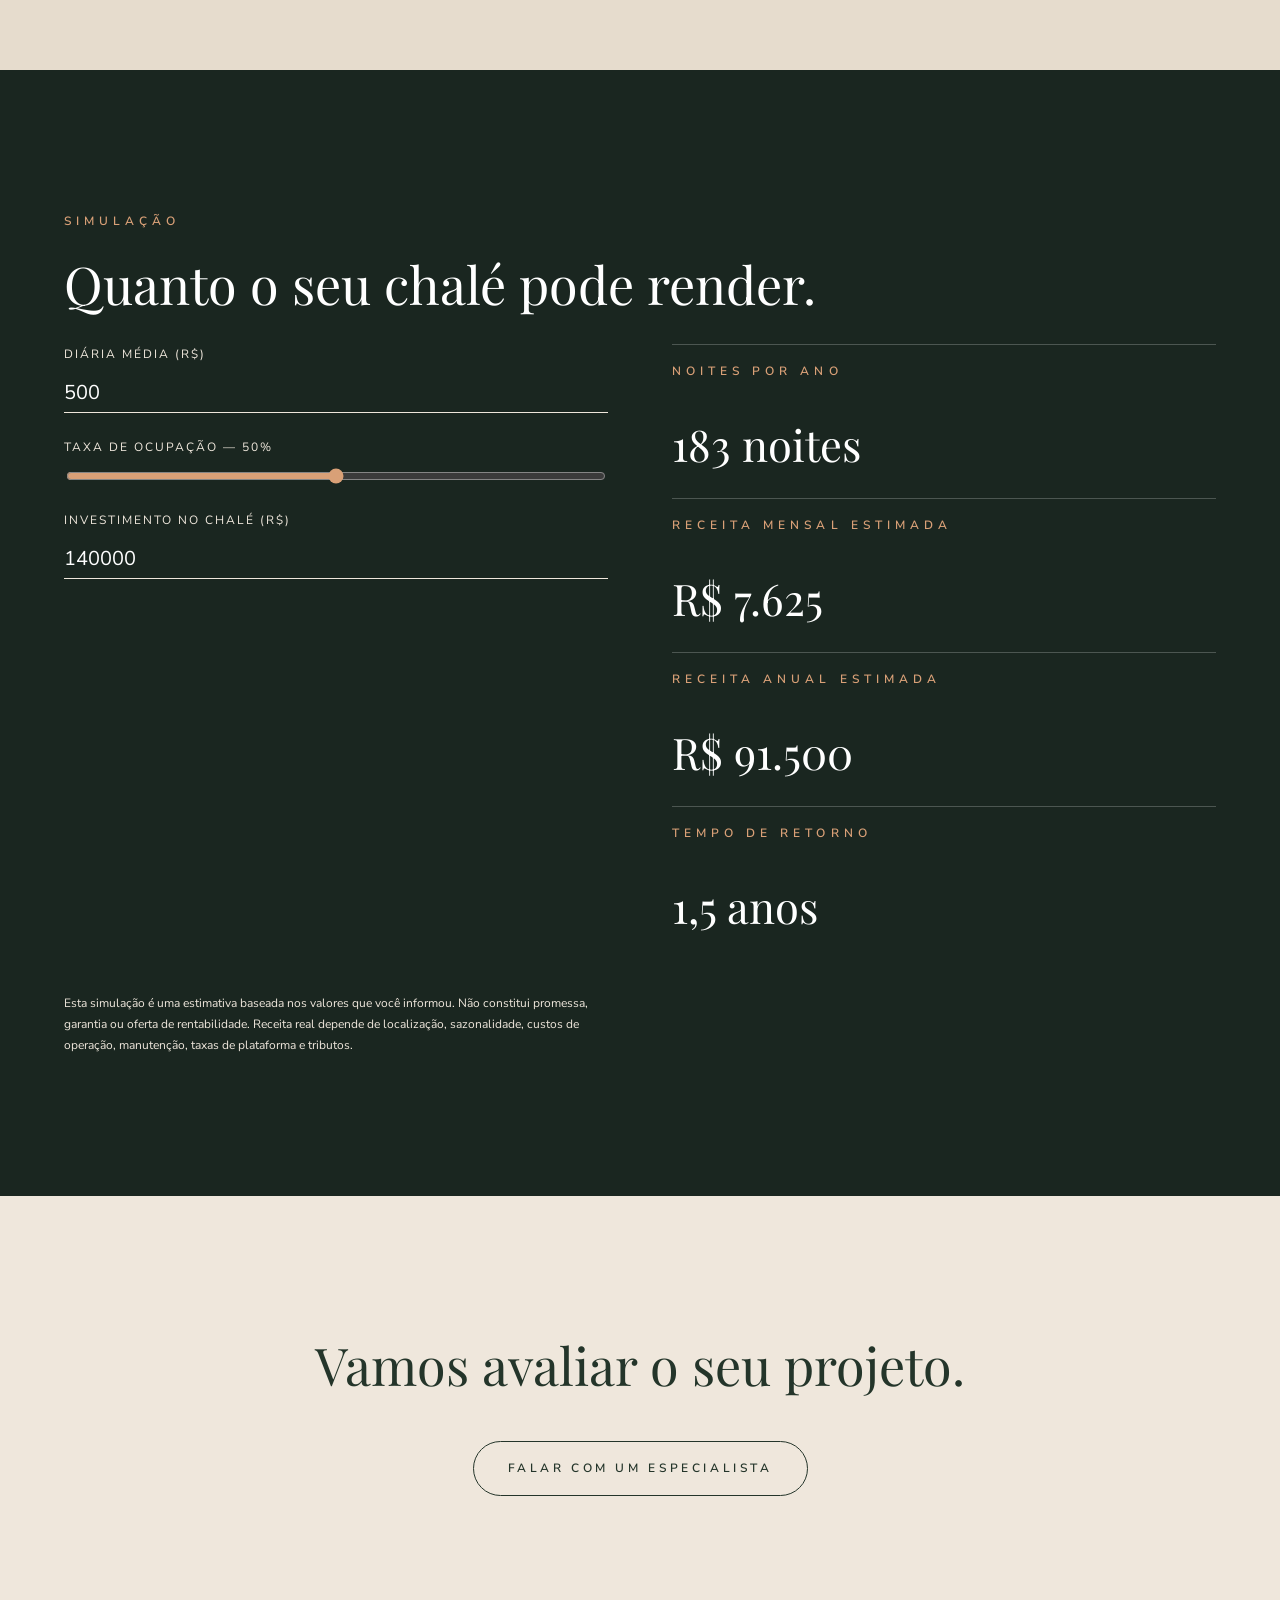
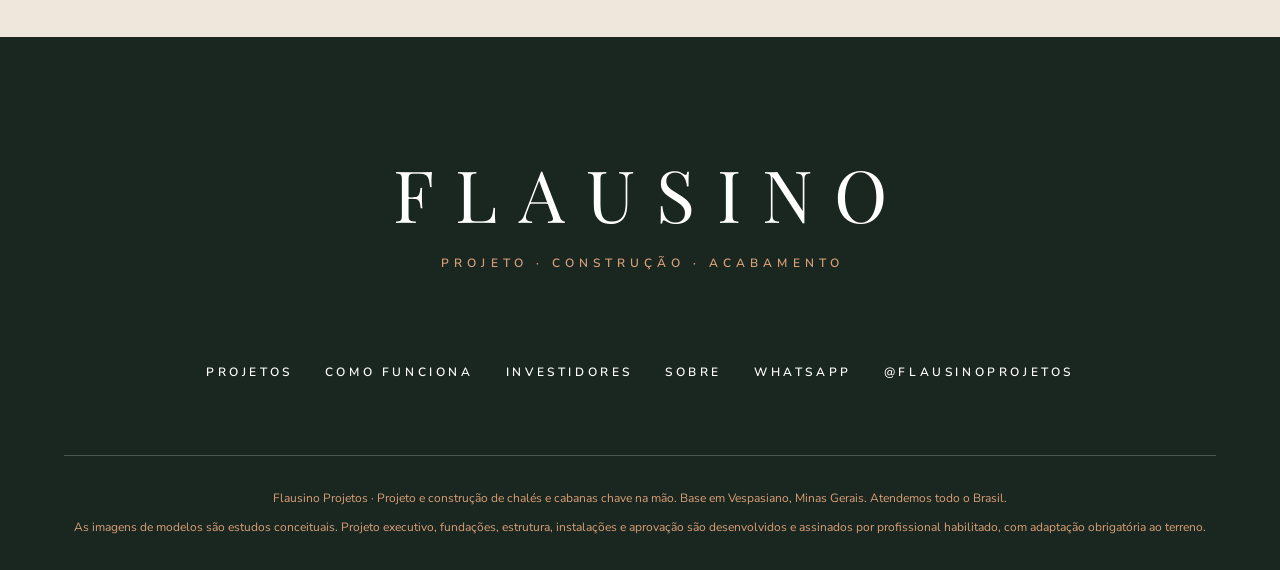
<file: investidores.html>
<!DOCTYPE html>
<html lang="pt-BR" class="sem-js">
<head>
  <script>(function (h) {
    h.className = h.className.replace('sem-js', 'com-js');
    /* Pré-visualização: ?movimento no endereço liga os efeitos mesmo com
       "Reduzir movimento" ativo no sistema, e vale até fechar a aba. */
    try {
      if (/[?&]movimento\b/.test(location.search)) sessionStorage.setItem('flausino-movimento', '1');
      if (sessionStorage.getItem('flausino-movimento') === '1') h.className += ' movimento-forcado';
    } catch (e) {}
  })(document.documentElement);</script>
  <meta charset="utf-8">
  <meta name="viewport" content="width=device-width, initial-scale=1">
  <title>Chalés para investir — Airbnb, pousadas e terrenos</title>
  <meta name="description" content="Chalés prontos para operar em hospedagem. Simule a receita estimada do seu chalé e fale com um especialista sobre implantação de uma ou várias unidades.">
  <link rel="canonical" href="https://flausino.vercel.app/investidores.html">
  <link rel="icon" href="assets/img/marca/monograma.png" type="image/png">
  <link rel="apple-touch-icon" href="assets/img/marca/monograma.png">
  <meta property="og:type" content="website">
  <meta property="og:site_name" content="Flausino Projetos">
  <meta property="og:locale" content="pt_BR">
  <meta property="og:title" content="Chalés para investir — Airbnb, pousadas e terrenos">
  <meta property="og:description" content="Chalés prontos para operar em hospedagem. Simule a receita estimada do seu chalé e fale com um especialista sobre implantação de uma ou várias unidades.">
  <meta property="og:url" content="https://flausino.vercel.app/investidores.html">
  <meta property="og:image" content="https://flausino.vercel.app/assets/img/mirante/exterior-entardecer.jpg">
  <meta name="twitter:card" content="summary_large_image">
  <link rel="preconnect" href="https://fonts.googleapis.com">
  <link rel="preconnect" href="https://fonts.gstatic.com" crossorigin>
  <link href="https://fonts.googleapis.com/css2?family=Nunito+Sans:wght@300;400;600&family=Playfair+Display:wght@400;500;700&display=swap" rel="stylesheet">
  <link rel="stylesheet" href="assets/css/tokens.css">
  <link rel="stylesheet" href="assets/css/base.css">
  <link rel="stylesheet" href="assets/css/componentes.css">
  <link rel="stylesheet" href="assets/css/paginas.css">
  <link rel="stylesheet" href="assets/css/animacoes.css">
</head>
<body>
  <a class="pular-para-conteudo" href="#conteudo">Pular para o conteúdo</a>

  <header class="cabecalho cabecalho--sobre-foto">
    <div class="envelope cabecalho__interno">
      <a class="cabecalho__marca" href="index.html" aria-label="Flausino Projetos — início">
        <span class="marca__nome">Flausino</span>
        <span class="marca__sufixo">Projetos</span>
      </a>
      <nav class="navegacao" aria-label="Principal">
        <a href="projetos.html">Projetos</a>
        <a href="como-funciona.html">Como funciona</a>
        <a href="investidores.html" aria-current="page">Investidores</a>
        <a href="sobre.html">Sobre</a>
        <a class="pill" href="orcamento.html">Solicitar orçamento</a>
      </nav>
      <button class="menu-botao" aria-expanded="false" aria-controls="menu-movel">Menu</button>
    </div>
    <nav class="menu-movel envelope" id="menu-movel" data-aberto="false" aria-label="Principal (mobile)">
      <a href="projetos.html">Projetos</a>
      <a href="como-funciona.html">Como funciona</a>
      <a href="investidores.html" aria-current="page">Investidores</a>
      <a href="sobre.html">Sobre</a>
      <a href="orcamento.html">Solicitar orçamento</a>
    </nav>
  </header>

  <main id="conteudo" tabindex="-1">
    <section class="banner">
      <picture class="banner__foto">
        <source srcset="assets/img/horizonte/deck-hidromassagem.webp" type="image/webp">
        <img src="assets/img/horizonte/deck-hidromassagem.jpg" width="1536" height="1024" fetchpriority="high" alt="">
      </picture>
      <div class="envelope banner__conteudo">
        <p class="banner__nome nome-espacado" aria-hidden="true">Investidores</p>
        <h1 class="banner__titulo">Do terreno à primeira diária.</h1>
      </div>
    </section>

    <section class="secao">
      <div class="envelope">
        <p class="corpo corpo--destaque">Chalés para Airbnb, pousadas e terrenos ociosos. Entregamos
          a unidade pronta para operar — do projeto ao acabamento — para você começar
          a receber hóspedes sem coordenar obra.</p>
      </div>
    </section>

    <section class="secao secao--pergaminho">
      <div class="envelope">
        <span class="rotulo">Por que conosco</span>
        <h2 class="titulo">Menos fornecedores, menos risco de prazo.</h2>
        <div class="pilares">
          <div data-revelar><h3 class="titulo-p">Pronto para operar</h3><p class="corpo">Entregamos o chalé acabado. O tempo entre a chave e a primeira diária é seu, não da obra.</p></div>
          <div data-revelar><h3 class="titulo-p">Múltiplas unidades</h3><p class="corpo">Projetamos implantações com mais de um chalé no mesmo terreno, respeitando privacidade e vista de cada unidade.</p></div>
          <div data-revelar><h3 class="titulo-p">Orçamento fechado</h3><p class="corpo">Você conhece o custo total antes da obra começar — o que torna a conta de retorno confiável.</p></div>
        </div>
      </div>
    </section>

    <section class="secao secao--escura">
      <div class="envelope">
        <span class="rotulo">Simulação</span>
        <h2 class="titulo">Quanto o seu chalé pode render.</h2>
        <div class="simulador">
          <form class="simulador__campos" data-simulador>
            <label>Diária média (R$)
              <input type="number" name="diaria" value="500" min="0" step="10" inputmode="numeric">
            </label>
            <label for="ocupacao"><span class="simulador__rotulo">Taxa de ocupação — <output for="ocupacao" data-espelho="ocupacao">50%</output></span>
              <input type="range" id="ocupacao" name="ocupacao" value="50" min="0" max="100" step="5">
            </label>
            <label>Investimento no chalé (R$)
              <input type="number" name="investimento" value="140000" min="0" step="1000" inputmode="numeric">
            </label>
          </form>
          <div class="simulador__saida" aria-live="polite">
            <div data-revelar><span class="rotulo">Noites por ano</span><strong data-saida="noites"></strong></div>
            <div data-revelar><span class="rotulo">Receita mensal estimada</span><strong data-saida="mensal"></strong></div>
            <div data-revelar><span class="rotulo">Receita anual estimada</span><strong data-saida="anual"></strong></div>
            <div data-revelar><span class="rotulo">Tempo de retorno</span><strong data-saida="payback"></strong></div>
          </div>
        </div>
        <p class="nota-tecnica">Esta simulação é uma estimativa baseada nos valores que
          você informou. Não constitui promessa, garantia ou oferta de rentabilidade.
          Receita real depende de localização, sazonalidade, custos de operação,
          manutenção, taxas de plataforma e tributos.</p>
      </div>
    </section>

    <section class="secao fechamento">
      <div class="envelope centralizado">
        <h2 class="titulo">Vamos avaliar o seu projeto.</h2>
        <div class="grupo-pills">
          <a class="pill" data-whatsapp data-origem="investidores" href="#">
            Falar com um especialista</a>
        </div>
      </div>
    </section>
  </main>

  <footer class="rodape">
    <div class="envelope">
      <p class="rodape__marca nome-espacado nome-espacado--centro" aria-hidden="true">Flausino</p>
      <p class="rodape__assinatura">Projeto · Construção · Acabamento</p>
      <nav class="rodape__links" aria-label="Rodapé">
        <a href="projetos.html">Projetos</a>
        <a href="como-funciona.html">Como funciona</a>
        <a href="investidores.html">Investidores</a>
        <a href="sobre.html">Sobre</a>
        <a data-whatsapp data-origem="geral" href="#">WhatsApp</a>
        <a data-contato="instagram" href="#">@flausinoprojetos</a>
        <a data-contato="email" data-escrever="true" href="#"></a>
      </nav>
      <div class="rodape__nota">
        <p>Flausino Projetos · Projeto e construção de chalés e cabanas chave na mão.
          Base em Vespasiano, Minas Gerais. Atendemos todo o Brasil.</p>
        <p>As imagens de modelos são estudos conceituais. Projeto executivo, fundações,
          estrutura, instalações e aprovação são desenvolvidos e assinados por
          profissional habilitado, com adaptação obrigatória ao terreno.</p>
      </div>
    </div>
  </footer>

  <script src="assets/js/config.js"></script>
  <script src="assets/js/contato.js"></script>
  <script src="assets/js/simulador.js"></script>
  <script src="assets/js/ui-simulador.js"></script>
  <script src="assets/js/vendor/lenis.min.js"></script>
  <script src="assets/js/main.js"></script>
</body>
</html>
</file>
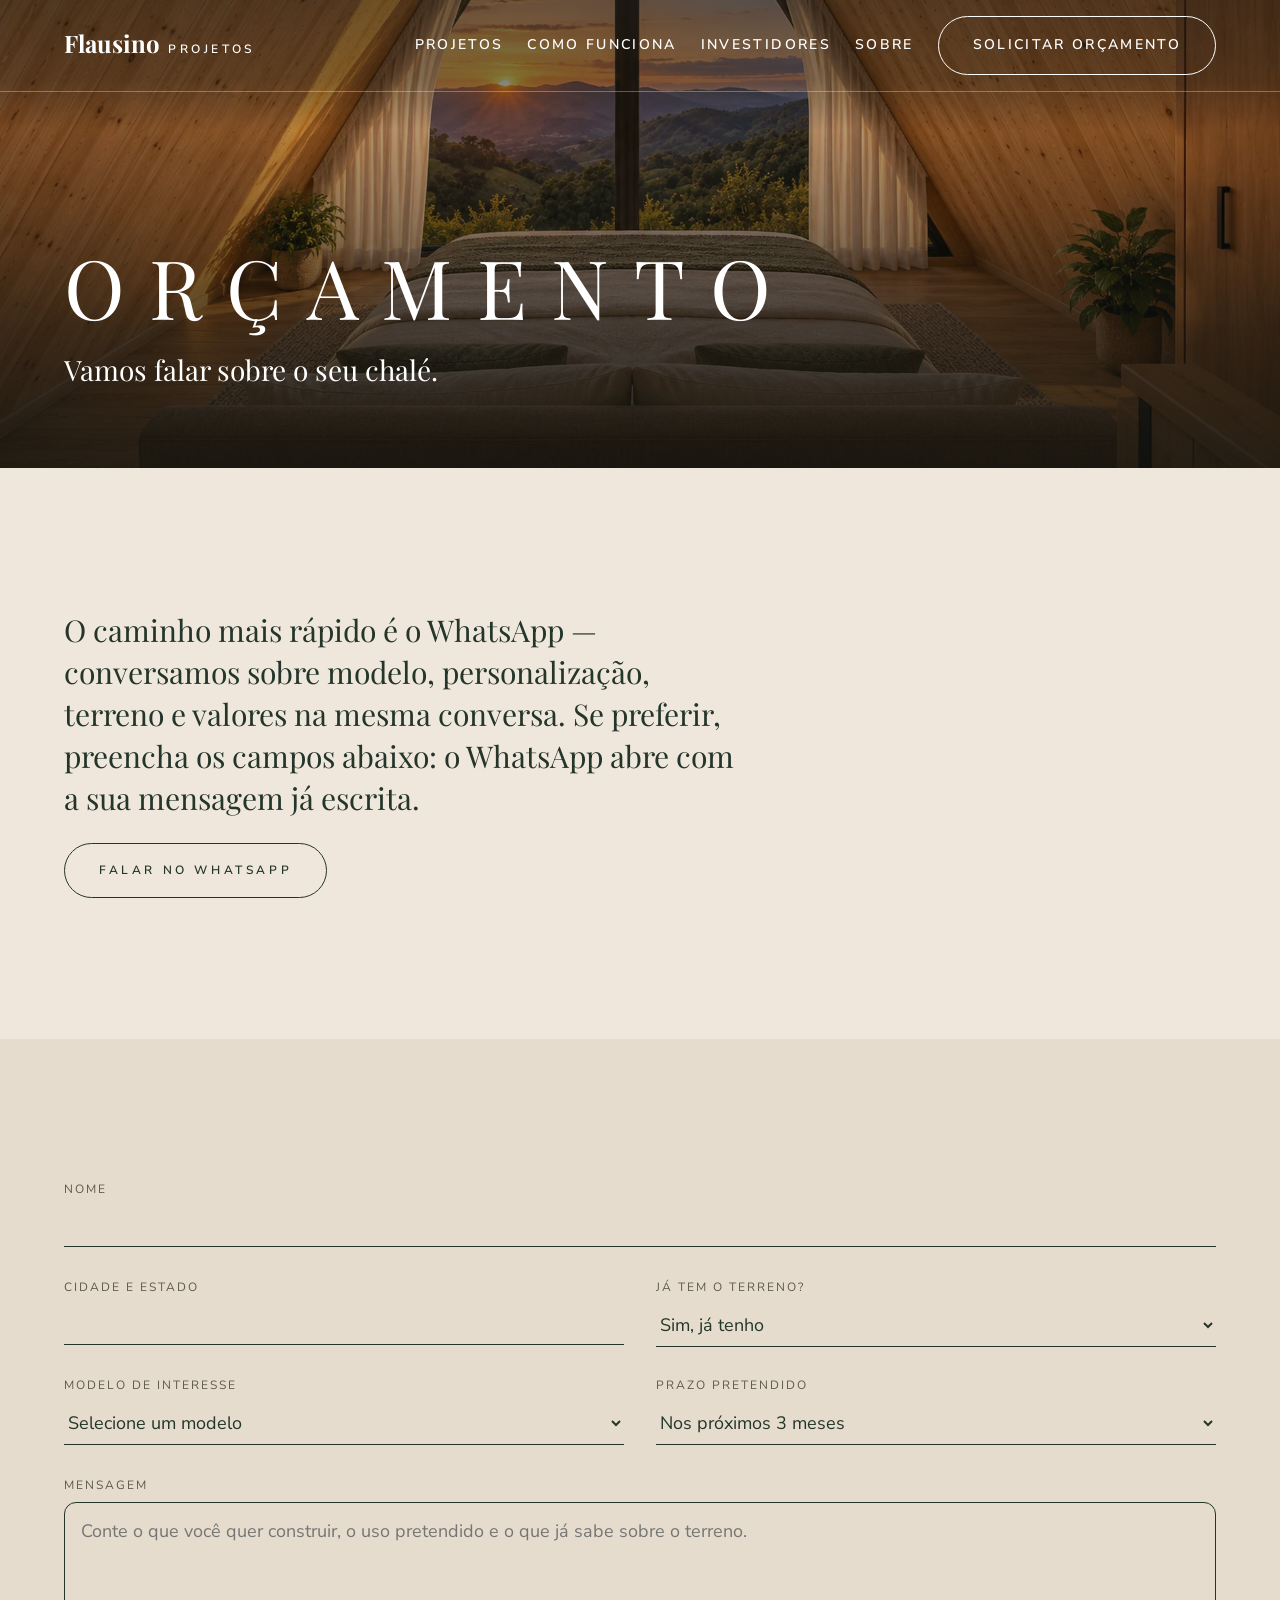
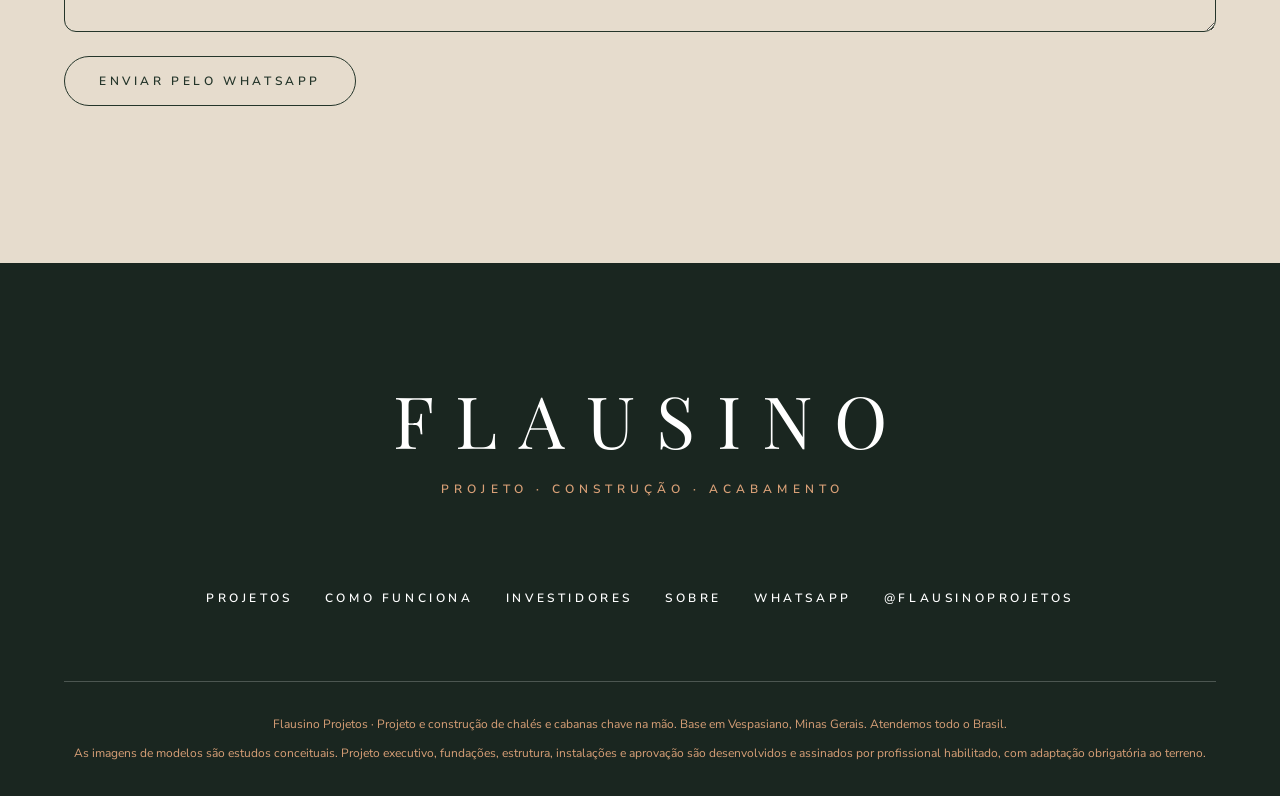
<file: orcamento.html>
<!DOCTYPE html>
<html lang="pt-BR" class="sem-js">
<head>
  <script>(function (h) {
    h.className = h.className.replace('sem-js', 'com-js');
    /* Pré-visualização: ?movimento no endereço liga os efeitos mesmo com
       "Reduzir movimento" ativo no sistema, e vale até fechar a aba. */
    try {
      if (/[?&]movimento\b/.test(location.search)) sessionStorage.setItem('flausino-movimento', '1');
      if (sessionStorage.getItem('flausino-movimento') === '1') h.className += ' movimento-forcado';
    } catch (e) {}
  })(document.documentElement);</script>
  <meta charset="utf-8">
  <meta name="viewport" content="width=device-width, initial-scale=1">
  <title>Solicitar orçamento — Flausino Projetos</title>
  <meta name="description" content="Fale com a gente sobre o seu chalé: modelo, personalização, terreno e valores. Atendimento por WhatsApp ou formulário, para todo o Brasil.">
  <link rel="canonical" href="https://flausino.vercel.app/orcamento.html">
  <link rel="icon" href="assets/img/marca/monograma.png" type="image/png">
  <link rel="apple-touch-icon" href="assets/img/marca/monograma.png">
  <meta property="og:type" content="website">
  <meta property="og:site_name" content="Flausino Projetos">
  <meta property="og:locale" content="pt_BR">
  <meta property="og:title" content="Solicitar orçamento — Flausino Projetos">
  <meta property="og:description" content="Fale com a gente sobre o seu chalé: modelo, personalização, terreno e valores. Atendimento por WhatsApp ou formulário, para todo o Brasil.">
  <meta property="og:url" content="https://flausino.vercel.app/orcamento.html">
  <meta property="og:image" content="https://flausino.vercel.app/assets/img/mirante/exterior-entardecer.jpg">
  <meta name="twitter:card" content="summary_large_image">
  <link rel="preconnect" href="https://fonts.googleapis.com">
  <link rel="preconnect" href="https://fonts.gstatic.com" crossorigin>
  <link href="https://fonts.googleapis.com/css2?family=Nunito+Sans:wght@300;400;600&family=Playfair+Display:wght@400;500;700&display=swap" rel="stylesheet">
  <link rel="stylesheet" href="assets/css/tokens.css">
  <link rel="stylesheet" href="assets/css/base.css">
  <link rel="stylesheet" href="assets/css/componentes.css">
  <link rel="stylesheet" href="assets/css/paginas.css">
  <link rel="stylesheet" href="assets/css/animacoes.css">
</head>
<body>
  <a class="pular-para-conteudo" href="#conteudo">Pular para o conteúdo</a>

  <header class="cabecalho cabecalho--sobre-foto">
    <div class="envelope cabecalho__interno">
      <a class="cabecalho__marca" href="index.html" aria-label="Flausino Projetos — início">
        <span class="marca__nome">Flausino</span>
        <span class="marca__sufixo">Projetos</span>
      </a>
      <nav class="navegacao" aria-label="Principal">
        <a href="projetos.html">Projetos</a>
        <a href="como-funciona.html">Como funciona</a>
        <a href="investidores.html">Investidores</a>
        <a href="sobre.html">Sobre</a>
        <a class="pill" href="orcamento.html" aria-current="page">Solicitar orçamento</a>
      </nav>
      <button class="menu-botao" aria-expanded="false" aria-controls="menu-movel">Menu</button>
    </div>
    <nav class="menu-movel envelope" id="menu-movel" data-aberto="false" aria-label="Principal (mobile)">
      <a href="projetos.html">Projetos</a>
      <a href="como-funciona.html">Como funciona</a>
      <a href="investidores.html">Investidores</a>
      <a href="sobre.html">Sobre</a>
      <a href="orcamento.html" aria-current="page">Solicitar orçamento</a>
    </nav>
  </header>

  <main id="conteudo" tabindex="-1">
    <section class="banner banner--baixo">
      <picture class="banner__foto">
        <source srcset="assets/img/mirante/quarto-vista.webp" type="image/webp">
        <img style="--foco: 50% 78%" src="assets/img/mirante/quarto-vista.jpg" width="1800" height="1200" fetchpriority="high" alt="">
      </picture>
      <div class="envelope banner__conteudo">
        <p class="banner__nome nome-espacado" aria-hidden="true">Orçamento</p>
        <h1 class="banner__titulo">Vamos falar sobre o seu chalé.</h1>
      </div>
    </section>

    <section class="secao">
      <div class="envelope">
        <p class="corpo corpo--destaque">O caminho mais rápido é o WhatsApp — conversamos sobre modelo,
          personalização, terreno e valores na mesma conversa. Se preferir, preencha
          os campos abaixo: o WhatsApp abre com a sua mensagem já escrita.</p>
        <div class="grupo-pills">
          <a class="pill" data-whatsapp data-origem="orcamento" href="#">Falar no WhatsApp</a>
        </div>
      </div>
    </section>

    <section class="secao secao--pergaminho">
      <div class="envelope">
        <noscript>
          <p class="corpo">Este formulário monta a mensagem e abre o WhatsApp
            só com JavaScript ativado — sem ele, o botão de WhatsApp acima
            também não funciona. Ative o JavaScript no navegador ou mande
            uma mensagem direta pelo Instagram:
            <a href="https://instagram.com/flausinoprojetos">@flausinoprojetos</a>.</p>
        </noscript>
        <form class="formulario" data-orcamento novalidate>
          <label class="formulario__largo">Nome <input type="text" name="nome" autocomplete="name" required>
            <span class="erro" data-erro="nome"></span></label>

          <label>Cidade e estado <input type="text" name="cidade" autocomplete="address-level2" required>
            <span class="erro" data-erro="cidade"></span></label>

          <label>Já tem o terreno?
            <select name="terreno">
              <option value="sim">Sim, já tenho</option>
              <option value="procurando">Estou procurando</option>
              <option value="nao">Ainda não</option>
            </select>
          </label>

          <label>Modelo de interesse
            <select name="modelo">
              <option value="" selected disabled>Selecione um modelo</option>
              <option value="mirante">Mirante</option>
              <option value="bosque">Bosque</option>
              <option value="horizonte">Horizonte</option>
              <option value="sob-medida">Projeto sob medida</option>
              <option value="nao-sei">Ainda não sei</option>
            </select>
            <span class="erro" data-erro="modelo"></span>
          </label>

          <label>Prazo pretendido
            <select name="prazo">
              <option value="3-meses">Nos próximos 3 meses</option>
              <option value="6-meses">Em até 6 meses</option>
              <option value="12-meses">Em até 1 ano</option>
              <option value="pesquisando">Só pesquisando</option>
            </select>
          </label>

          <label class="formulario__largo">Mensagem
            <textarea name="mensagem" rows="4"
              placeholder="Conte o que você quer construir, o uso pretendido e o que já sabe sobre o terreno."></textarea>
          </label>

          <div class="formulario__largo">
            <button class="pill" type="submit">Enviar pelo WhatsApp</button>
            <p class="formulario__estado" data-estado-envio role="status" aria-live="polite"></p>
          </div>
        </form>
      </div>
    </section>
  </main>

  <footer class="rodape">
    <div class="envelope">
      <p class="rodape__marca nome-espacado nome-espacado--centro" aria-hidden="true">Flausino</p>
      <p class="rodape__assinatura">Projeto · Construção · Acabamento</p>
      <nav class="rodape__links" aria-label="Rodapé">
        <a href="projetos.html">Projetos</a>
        <a href="como-funciona.html">Como funciona</a>
        <a href="investidores.html">Investidores</a>
        <a href="sobre.html">Sobre</a>
        <a data-whatsapp data-origem="geral" href="#">WhatsApp</a>
        <a data-contato="instagram" href="#">@flausinoprojetos</a>
        <a data-contato="email" data-escrever="true" href="#"></a>
      </nav>
      <div class="rodape__nota">
        <p>Flausino Projetos · Projeto e construção de chalés e cabanas chave na mão.
          Base em Vespasiano, Minas Gerais. Atendemos todo o Brasil.</p>
        <p>As imagens de modelos são estudos conceituais. Projeto executivo, fundações,
          estrutura, instalações e aprovação são desenvolvidos e assinados por
          profissional habilitado, com adaptação obrigatória ao terreno.</p>
      </div>
    </div>
  </footer>

  <script src="assets/js/config.js"></script>
  <script src="assets/js/contato.js"></script>
  <script src="assets/js/ui-formulario.js"></script>
  <script src="assets/js/vendor/lenis.min.js"></script>
  <script src="assets/js/main.js"></script>
</body>
</html>
</file>
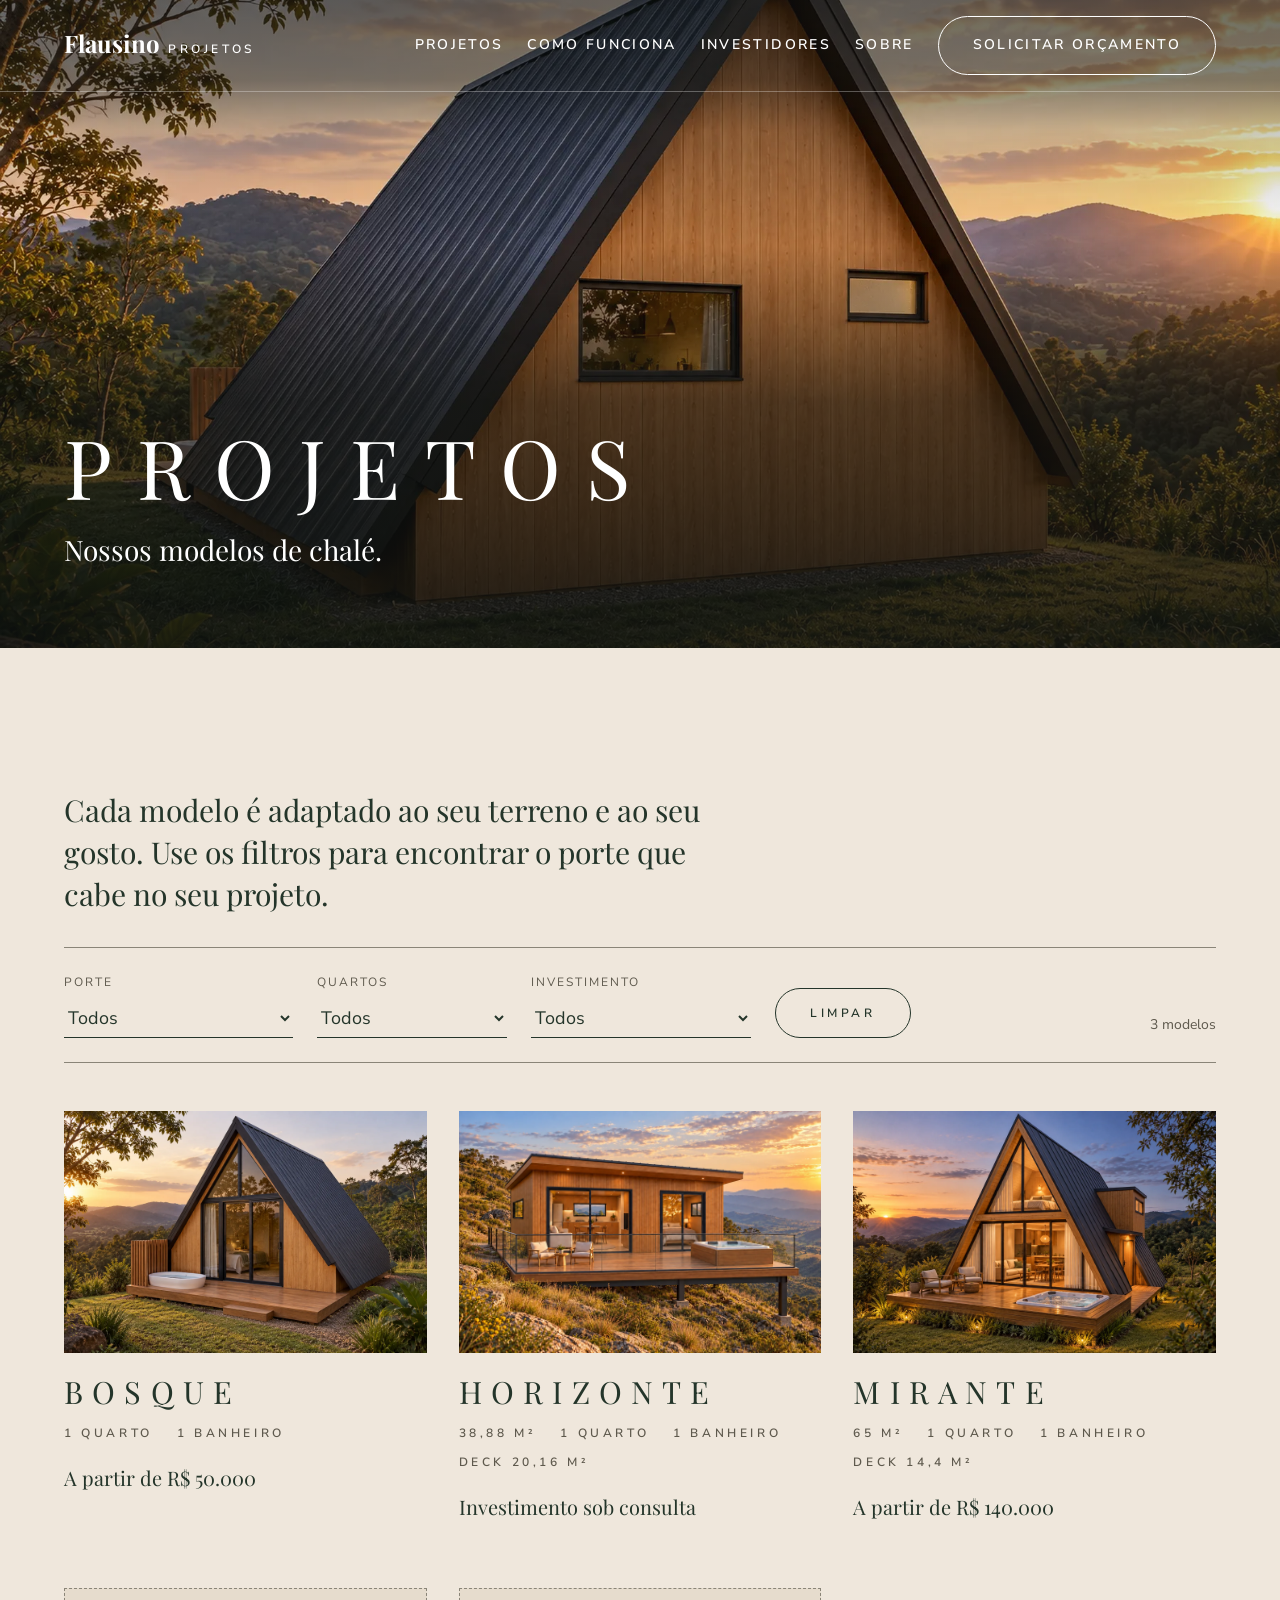
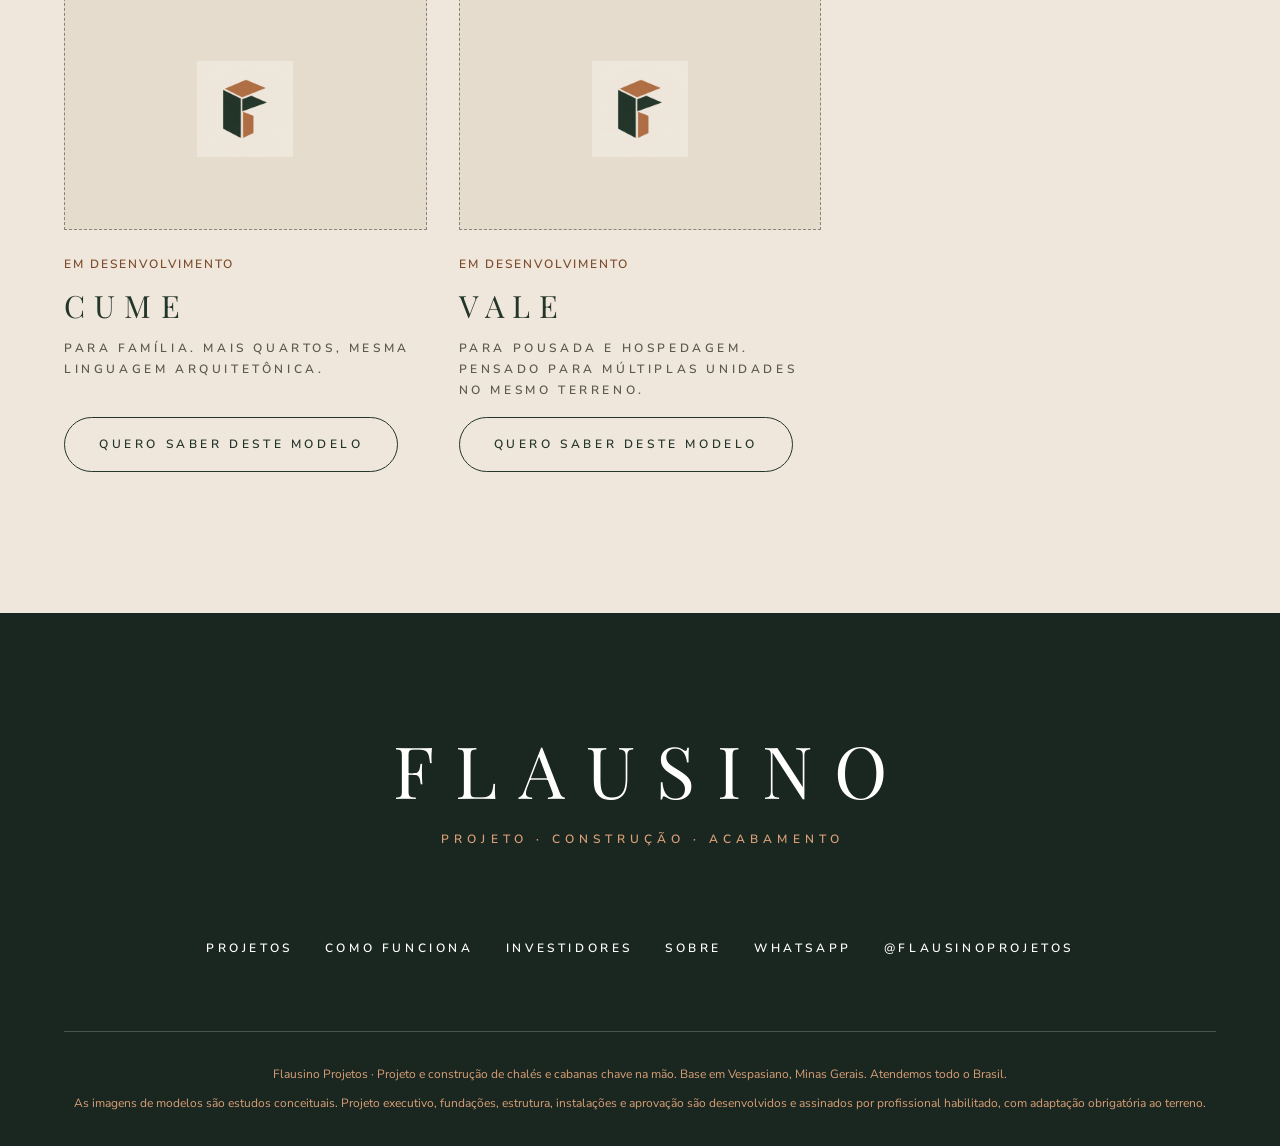
<file: projetos.html>
<!DOCTYPE html>
<html lang="pt-BR" class="sem-js">
<head>
  <script>(function (h) {
    h.className = h.className.replace('sem-js', 'com-js');
    /* Pré-visualização: ?movimento no endereço liga os efeitos mesmo com
       "Reduzir movimento" ativo no sistema, e vale até fechar a aba. */
    try {
      if (/[?&]movimento\b/.test(location.search)) sessionStorage.setItem('flausino-movimento', '1');
      if (sessionStorage.getItem('flausino-movimento') === '1') h.className += ' movimento-forcado';
    } catch (e) {}
  })(document.documentElement);</script>
  <meta charset="utf-8">
  <meta name="viewport" content="width=device-width, initial-scale=1">
  <title>Modelos de chalé — Catálogo Flausino Projetos</title>
  <meta name="description" content="Conheça nossos modelos de chalé chave na mão. Filtre por porte, número de quartos e faixa de investimento e encontre o projeto que cabe no seu terreno.">
  <link rel="canonical" href="https://flausino.vercel.app/projetos.html">
  <link rel="icon" href="assets/img/marca/monograma.png" type="image/png">
  <link rel="apple-touch-icon" href="assets/img/marca/monograma.png">
  <meta property="og:type" content="website">
  <meta property="og:site_name" content="Flausino Projetos">
  <meta property="og:locale" content="pt_BR">
  <meta property="og:title" content="Modelos de chalé — Catálogo Flausino Projetos">
  <meta property="og:description" content="Conheça nossos modelos de chalé chave na mão. Filtre por porte, número de quartos e faixa de investimento e encontre o projeto que cabe no seu terreno.">
  <meta property="og:url" content="https://flausino.vercel.app/projetos.html">
  <meta property="og:image" content="https://flausino.vercel.app/assets/img/mirante/exterior-entardecer.jpg">
  <meta name="twitter:card" content="summary_large_image">
  <link rel="preconnect" href="https://fonts.googleapis.com">
  <link rel="preconnect" href="https://fonts.gstatic.com" crossorigin>
  <link href="https://fonts.googleapis.com/css2?family=Nunito+Sans:wght@300;400;600&family=Playfair+Display:wght@400;500;700&display=swap" rel="stylesheet">
  <link rel="stylesheet" href="assets/css/tokens.css">
  <link rel="stylesheet" href="assets/css/base.css">
  <link rel="stylesheet" href="assets/css/componentes.css">
  <link rel="stylesheet" href="assets/css/paginas.css">
  <link rel="stylesheet" href="assets/css/animacoes.css">
</head>
<body>
  <a class="pular-para-conteudo" href="#conteudo">Pular para o conteúdo</a>

  <header class="cabecalho cabecalho--sobre-foto">
    <div class="envelope cabecalho__interno">
      <a class="cabecalho__marca" href="index.html" aria-label="Flausino Projetos — início">
        <span class="marca__nome">Flausino</span>
        <span class="marca__sufixo">Projetos</span>
      </a>
      <nav class="navegacao" aria-label="Principal">
        <a href="projetos.html" aria-current="page">Projetos</a>
        <a href="como-funciona.html">Como funciona</a>
        <a href="investidores.html">Investidores</a>
        <a href="sobre.html">Sobre</a>
        <a class="pill" href="orcamento.html">Solicitar orçamento</a>
      </nav>
      <button class="menu-botao" aria-expanded="false" aria-controls="menu-movel">Menu</button>
    </div>
    <nav class="menu-movel envelope" id="menu-movel" data-aberto="false" aria-label="Principal (mobile)">
      <a href="projetos.html" aria-current="page">Projetos</a>
      <a href="como-funciona.html">Como funciona</a>
      <a href="investidores.html">Investidores</a>
      <a href="sobre.html">Sobre</a>
      <a href="orcamento.html">Solicitar orçamento</a>
    </nav>
  </header>

  <main id="conteudo" tabindex="-1">
    <section class="banner">
      <picture class="banner__foto">
        <source srcset="assets/img/bosque/exterior-lateral.webp" type="image/webp">
        <img src="assets/img/bosque/exterior-lateral.jpg" width="1800" height="1200" fetchpriority="high" alt="">
      </picture>
      <div class="envelope banner__conteudo">
        <p class="banner__nome nome-espacado" aria-hidden="true">Projetos</p>
        <h1 class="banner__titulo">Nossos modelos de chalé.</h1>
      </div>
    </section>

    <section class="secao">
      <div class="envelope">
        <p class="corpo corpo--destaque">Cada modelo é adaptado ao seu terreno e ao seu gosto.
          Use os filtros para encontrar o porte que cabe no seu projeto.</p>

        <form class="filtros" data-filtros aria-label="Filtrar modelos">
          <label>Porte
            <select name="porte">
              <option value="">Todos</option>
              <option value="compacto">Compacto — até 50 m²</option>
              <option value="medio">Médio — 50 a 90 m²</option>
              <option value="amplo">Amplo — acima de 90 m²</option>
            </select>
          </label>
          <label>Quartos
            <select name="quartos">
              <option value="">Todos</option>
              <option value="1">1 quarto</option>
              <option value="2">2 quartos</option>
              <option value="3-mais">3 ou mais</option>
            </select>
          </label>
          <label>Investimento
            <select name="investimento">
              <option value="">Todos</option>
              <option value="ate-150">Até R$ 150 mil</option>
              <option value="150-300">R$ 150 mil a R$ 300 mil</option>
              <option value="acima-300">Acima de R$ 300 mil</option>
            </select>
          </label>
          <button class="pill" type="reset">Limpar</button>
          <p class="filtros__contador" data-contador aria-live="polite"></p>
        </form>

        <div class="catalogo" data-catalogo></div>
      </div>
    </section>
  </main>

  <footer class="rodape">
    <div class="envelope">
      <p class="rodape__marca nome-espacado nome-espacado--centro" aria-hidden="true">Flausino</p>
      <p class="rodape__assinatura">Projeto · Construção · Acabamento</p>
      <nav class="rodape__links" aria-label="Rodapé">
        <a href="projetos.html">Projetos</a>
        <a href="como-funciona.html">Como funciona</a>
        <a href="investidores.html">Investidores</a>
        <a href="sobre.html">Sobre</a>
        <a data-whatsapp data-origem="geral" href="#">WhatsApp</a>
        <a data-contato="instagram" href="#">@flausinoprojetos</a>
        <a data-contato="email" data-escrever="true" href="#"></a>
      </nav>
      <div class="rodape__nota">
        <p>Flausino Projetos · Projeto e construção de chalés e cabanas chave na mão.
          Base em Vespasiano, Minas Gerais. Atendemos todo o Brasil.</p>
        <p>As imagens de modelos são estudos conceituais. Projeto executivo, fundações,
          estrutura, instalações e aprovação são desenvolvidos e assinados por
          profissional habilitado, com adaptação obrigatória ao terreno.</p>
      </div>
    </div>
  </footer>

  <script src="assets/js/config.js"></script>
  <script src="assets/js/contato.js"></script>
  <script src="assets/js/projetos.js"></script>
  <script src="assets/js/catalogo.js"></script>
  <!-- main.js ANTES de ui-catalogo.js: os dois usam DOMContentLoaded, e o
       listener de `catalogo:renderizado` precisa estar registrado antes de
       ui-catalogo disparar o evento na primeira renderização. -->
  <script src="assets/js/vendor/lenis.min.js"></script>
  <script src="assets/js/main.js"></script>
  <script src="assets/js/ui-catalogo.js"></script>
</body>
</html>
</file>
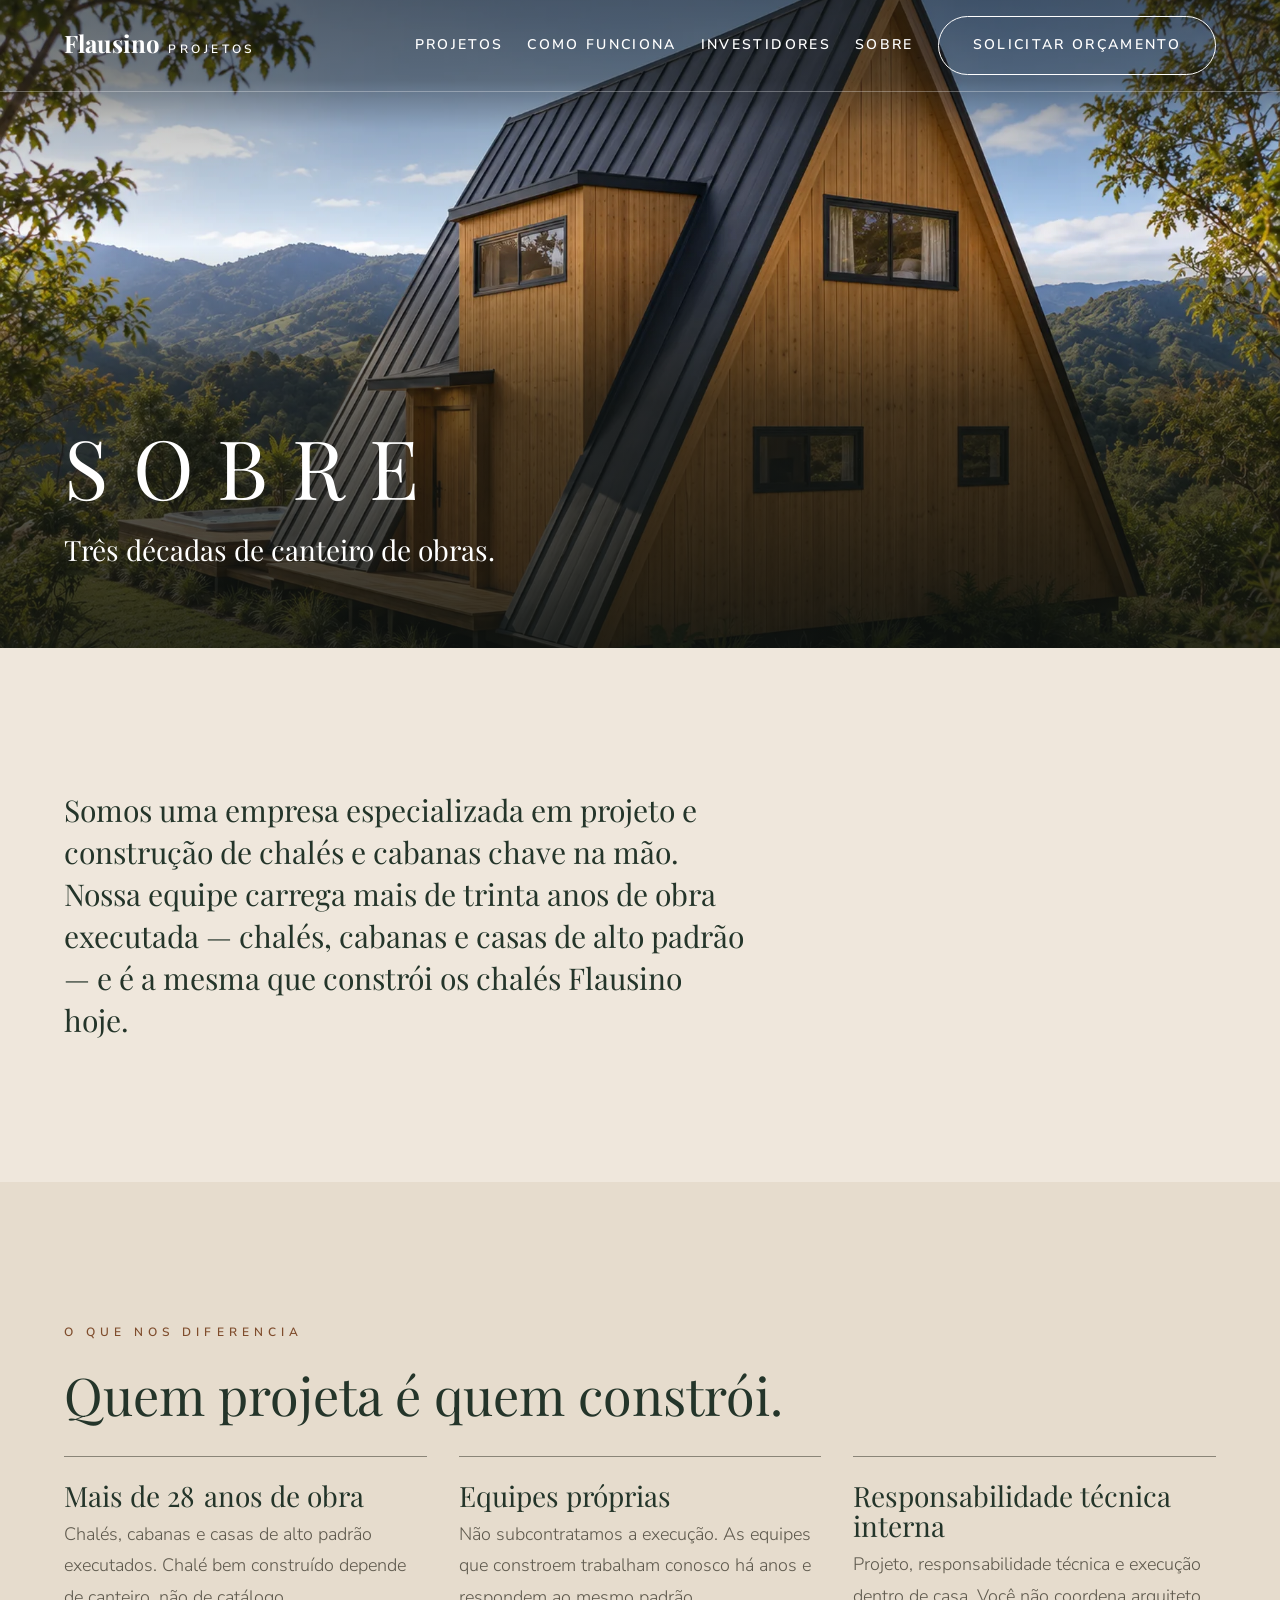
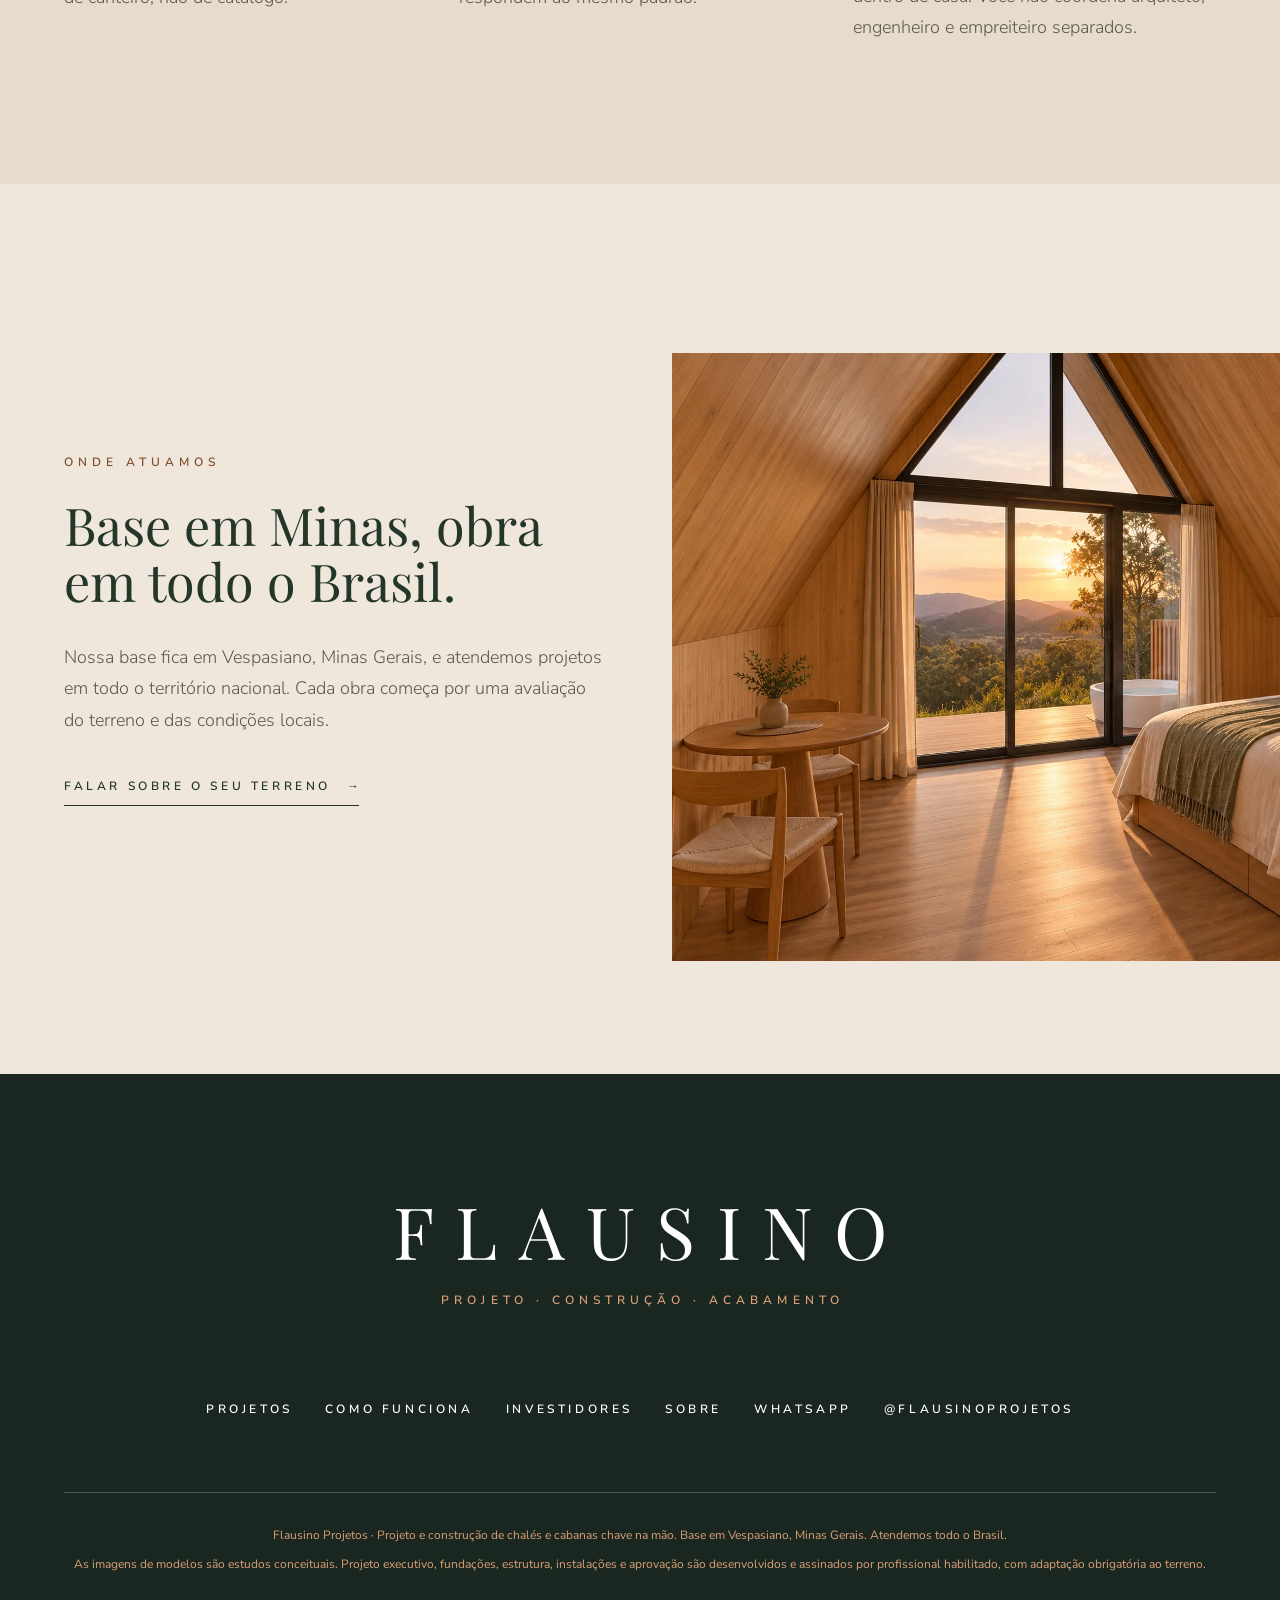
<file: sobre.html>
<!DOCTYPE html>
<html lang="pt-BR" class="sem-js">
<head>
  <script>(function (h) {
    h.className = h.className.replace('sem-js', 'com-js');
    /* Pré-visualização: ?movimento no endereço liga os efeitos mesmo com
       "Reduzir movimento" ativo no sistema, e vale até fechar a aba. */
    try {
      if (/[?&]movimento\b/.test(location.search)) sessionStorage.setItem('flausino-movimento', '1');
      if (sessionStorage.getItem('flausino-movimento') === '1') h.className += ' movimento-forcado';
    } catch (e) {}
  })(document.documentElement);</script>
  <meta charset="utf-8">
  <meta name="viewport" content="width=device-width, initial-scale=1">
  <title>Sobre a Flausino Projetos — 30 anos de obra executada</title>
  <meta name="description" content="Empresa de projeto e construção de chalés chave na mão, com mais de três décadas de obra executada, equipes próprias e responsabilidade técnica interna.">
  <link rel="canonical" href="https://flausino.vercel.app/sobre.html">
  <link rel="icon" href="assets/img/marca/monograma.png" type="image/png">
  <link rel="apple-touch-icon" href="assets/img/marca/monograma.png">
  <meta property="og:type" content="website">
  <meta property="og:site_name" content="Flausino Projetos">
  <meta property="og:locale" content="pt_BR">
  <meta property="og:title" content="Sobre a Flausino Projetos — 30 anos de obra executada">
  <meta property="og:description" content="Empresa de projeto e construção de chalés chave na mão, com mais de três décadas de obra executada, equipes próprias e responsabilidade técnica interna.">
  <meta property="og:url" content="https://flausino.vercel.app/sobre.html">
  <meta property="og:image" content="https://flausino.vercel.app/assets/img/mirante/exterior-entardecer.jpg">
  <meta name="twitter:card" content="summary_large_image">
  <link rel="preconnect" href="https://fonts.googleapis.com">
  <link rel="preconnect" href="https://fonts.gstatic.com" crossorigin>
  <link href="https://fonts.googleapis.com/css2?family=Nunito+Sans:wght@300;400;600&family=Playfair+Display:wght@400;500;700&display=swap" rel="stylesheet">
  <link rel="stylesheet" href="assets/css/tokens.css">
  <link rel="stylesheet" href="assets/css/base.css">
  <link rel="stylesheet" href="assets/css/componentes.css">
  <link rel="stylesheet" href="assets/css/paginas.css">
  <link rel="stylesheet" href="assets/css/animacoes.css">
</head>
<body>
  <a class="pular-para-conteudo" href="#conteudo">Pular para o conteúdo</a>

  <header class="cabecalho cabecalho--sobre-foto">
    <div class="envelope cabecalho__interno">
      <a class="cabecalho__marca" href="index.html" aria-label="Flausino Projetos — início">
        <span class="marca__nome">Flausino</span>
        <span class="marca__sufixo">Projetos</span>
      </a>
      <nav class="navegacao" aria-label="Principal">
        <a href="projetos.html">Projetos</a>
        <a href="como-funciona.html">Como funciona</a>
        <a href="investidores.html">Investidores</a>
        <a href="sobre.html" aria-current="page">Sobre</a>
        <a class="pill" href="orcamento.html">Solicitar orçamento</a>
      </nav>
      <button class="menu-botao" aria-expanded="false" aria-controls="menu-movel">Menu</button>
    </div>
    <nav class="menu-movel envelope" id="menu-movel" data-aberto="false" aria-label="Principal (mobile)">
      <a href="projetos.html">Projetos</a>
      <a href="como-funciona.html">Como funciona</a>
      <a href="investidores.html">Investidores</a>
      <a href="sobre.html" aria-current="page">Sobre</a>
      <a href="orcamento.html">Solicitar orçamento</a>
    </nav>
  </header>

  <main id="conteudo" tabindex="-1">
    <section class="banner">
      <picture class="banner__foto">
        <source srcset="assets/img/mirante/exterior-dia.webp" type="image/webp">
        <img style="--foco: 50% 30%" src="assets/img/mirante/exterior-dia.jpg" width="1800" height="1200" fetchpriority="high" alt="">
      </picture>
      <div class="envelope banner__conteudo">
        <p class="banner__nome nome-espacado" aria-hidden="true">Sobre</p>
        <h1 class="banner__titulo">Três décadas de canteiro de obras.</h1>
      </div>
    </section>

    <section class="secao">
      <div class="envelope">
        <p class="corpo corpo--destaque">Somos uma empresa especializada em projeto e construção de
          chalés e cabanas chave na mão. Nossa equipe carrega mais de trinta anos de
          obra executada — chalés, cabanas e casas de alto padrão — e é a mesma
          que constrói os chalés Flausino hoje.</p>
      </div>
    </section>

    <section class="secao secao--pergaminho">
      <div class="envelope">
        <span class="rotulo">O que nos diferencia</span>
        <h2 class="titulo">Quem projeta é quem constrói.</h2>
        <div class="pilares">
          <div data-revelar>
            <h3 class="titulo-p">Mais de <span data-contar>30</span> anos de obra</h3>
            <p class="corpo">Chalés, cabanas e casas de alto padrão executados.
              Chalé bem construído depende de canteiro, não de catálogo.</p>
          </div>
          <div data-revelar>
            <h3 class="titulo-p">Equipes próprias</h3>
            <p class="corpo">Não subcontratamos a execução. As equipes que constroem
              trabalham conosco há anos e respondem ao mesmo padrão.</p>
          </div>
          <div data-revelar>
            <h3 class="titulo-p">Responsabilidade técnica interna</h3>
            <p class="corpo">Projeto, responsabilidade técnica e execução dentro de casa.
              Você não coordena arquiteto, engenheiro e empreiteiro separados.</p>
          </div>
        </div>
      </div>
    </section>

    <section class="secao">
      <div class="envelope duas-colunas">
        <div data-revelar>
          <span class="rotulo">Onde atuamos</span>
          <h2 class="titulo">Base em Minas, obra em todo o Brasil.</h2>
          <p class="corpo">Nossa base fica em Vespasiano, Minas Gerais, e atendemos
            projetos em todo o território nacional. Cada obra começa por uma avaliação
            do terreno e das condições locais.</p>
          <a class="link-seta" data-whatsapp data-origem="geral" href="#">Falar sobre o seu terreno</a>
        </div>
        <picture data-parallax>
          <source srcset="assets/img/bosque/interior-vista.webp" type="image/webp">
          <img src="assets/img/bosque/interior-vista.jpg" width="1800" height="1200" loading="lazy"
               alt="Fachada envidraçada do Bosque emoldurando o pôr do sol, vista de dentro do quarto">
        </picture>
      </div>
    </section>
  </main>

  <footer class="rodape">
    <div class="envelope">
      <p class="rodape__marca nome-espacado nome-espacado--centro" aria-hidden="true">Flausino</p>
      <p class="rodape__assinatura">Projeto · Construção · Acabamento</p>
      <nav class="rodape__links" aria-label="Rodapé">
        <a href="projetos.html">Projetos</a>
        <a href="como-funciona.html">Como funciona</a>
        <a href="investidores.html">Investidores</a>
        <a href="sobre.html">Sobre</a>
        <a data-whatsapp data-origem="geral" href="#">WhatsApp</a>
        <a data-contato="instagram" href="#">@flausinoprojetos</a>
        <a data-contato="email" data-escrever="true" href="#"></a>
      </nav>
      <div class="rodape__nota">
        <p>Flausino Projetos · Projeto e construção de chalés e cabanas chave na mão.
          Base em Vespasiano, Minas Gerais. Atendemos todo o Brasil.</p>
        <p>As imagens de modelos são estudos conceituais. Projeto executivo, fundações,
          estrutura, instalações e aprovação são desenvolvidos e assinados por
          profissional habilitado, com adaptação obrigatória ao terreno.</p>
      </div>
    </div>
  </footer>

  <script src="assets/js/config.js"></script>
  <script src="assets/js/contato.js"></script>
  <script src="assets/js/vendor/lenis.min.js"></script>
  <script src="assets/js/main.js"></script>
</body>
</html>
</file>
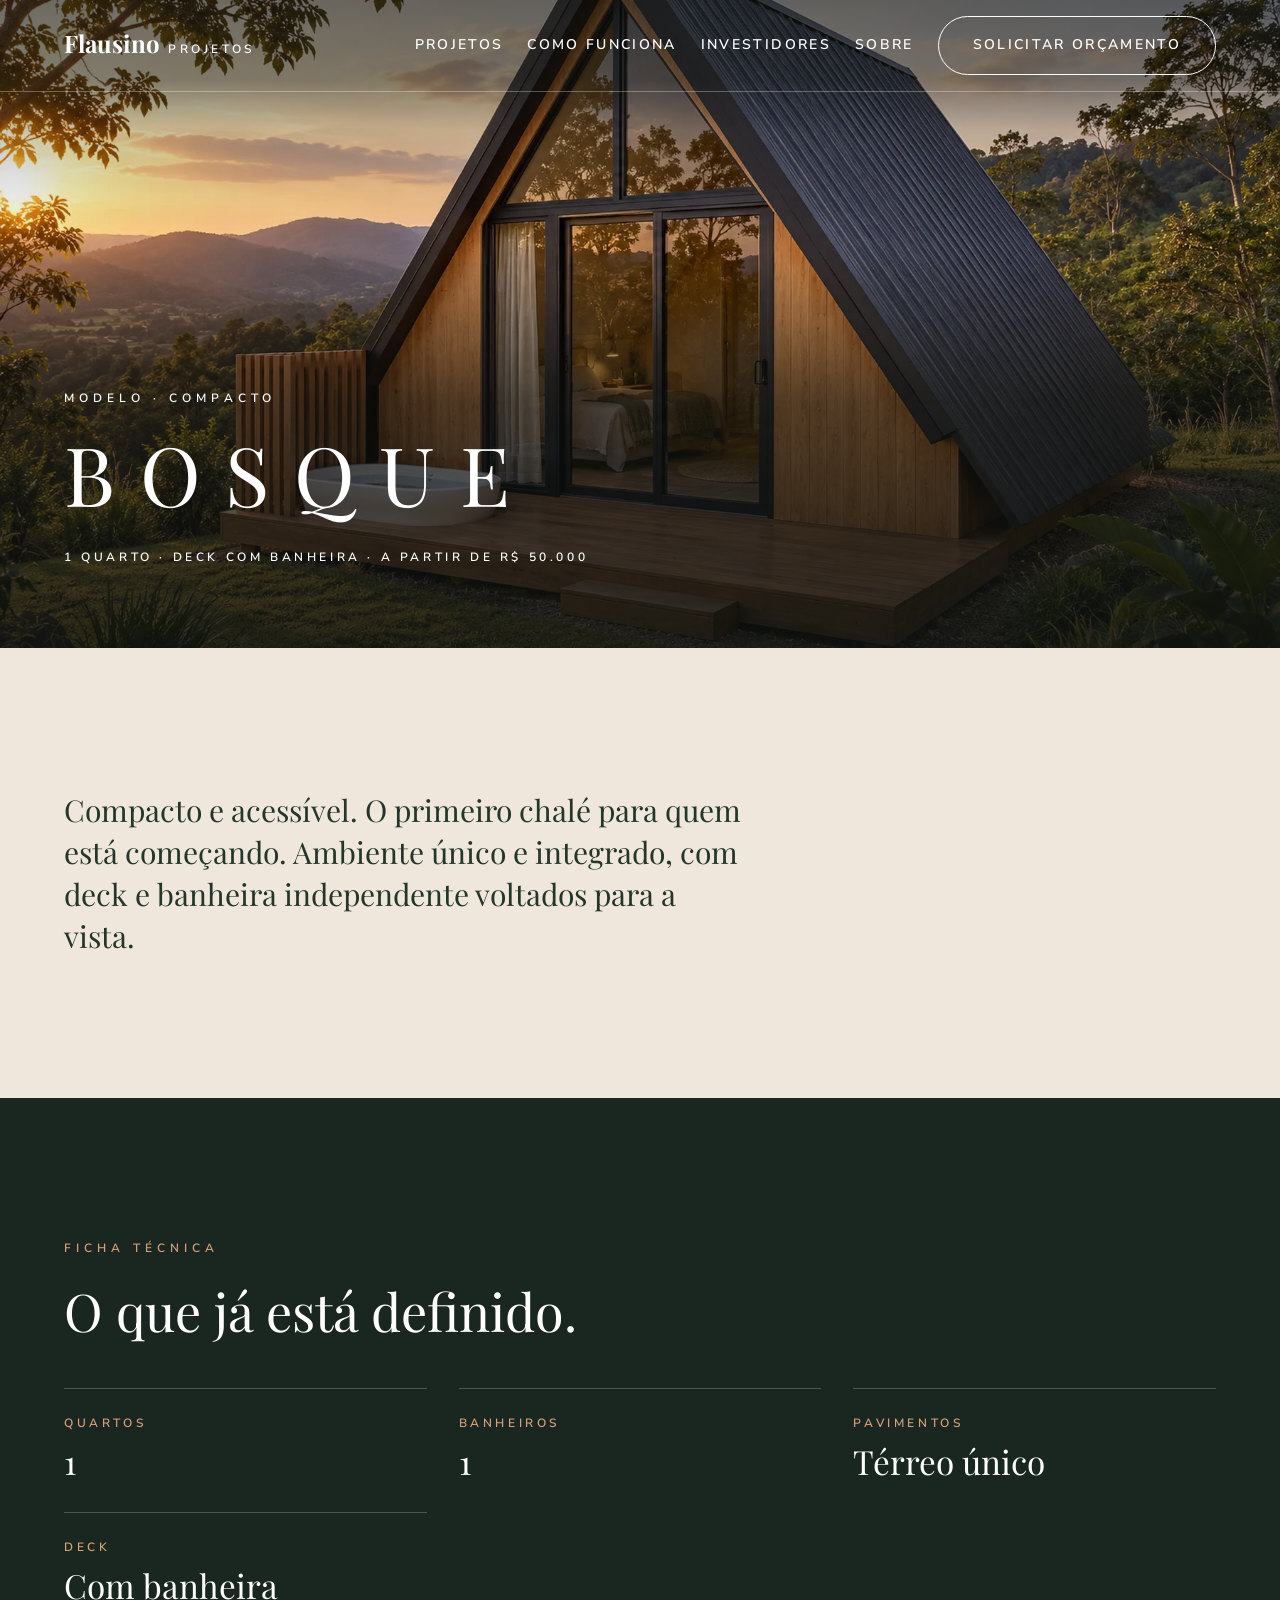
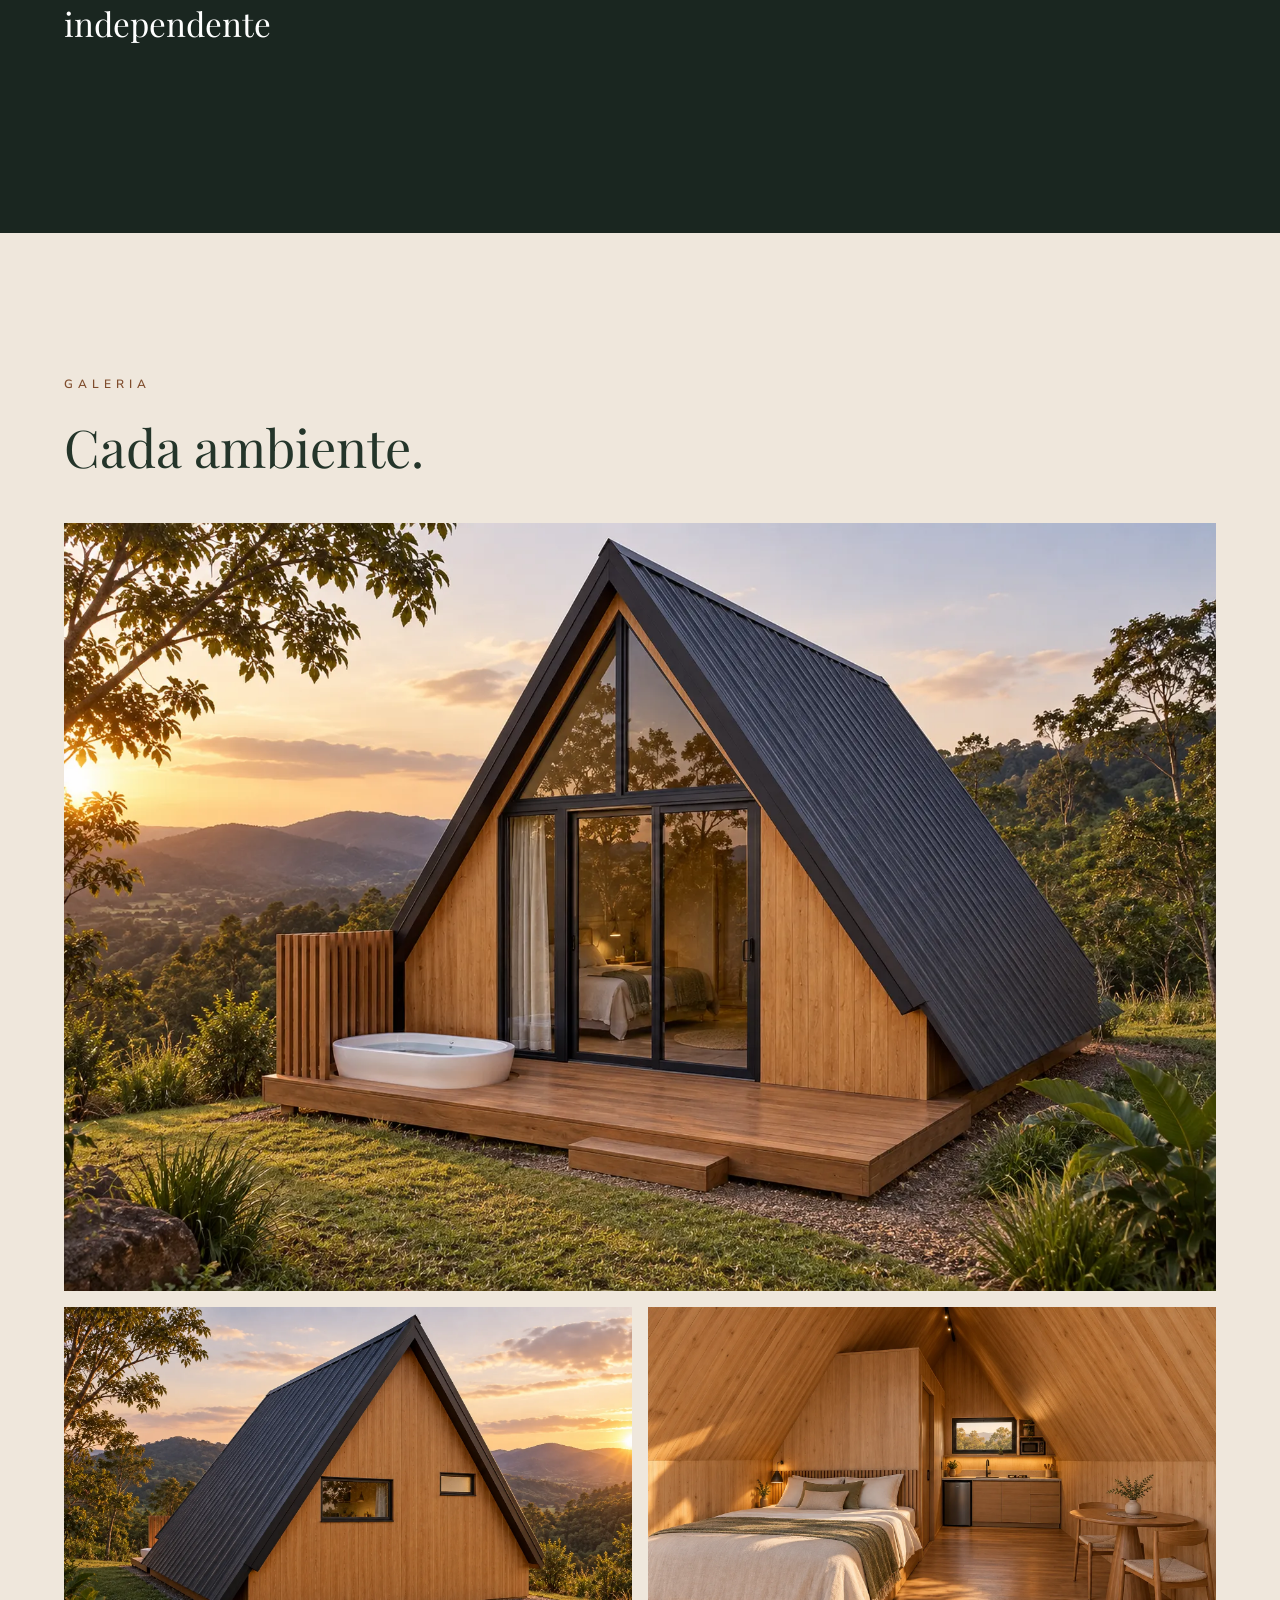
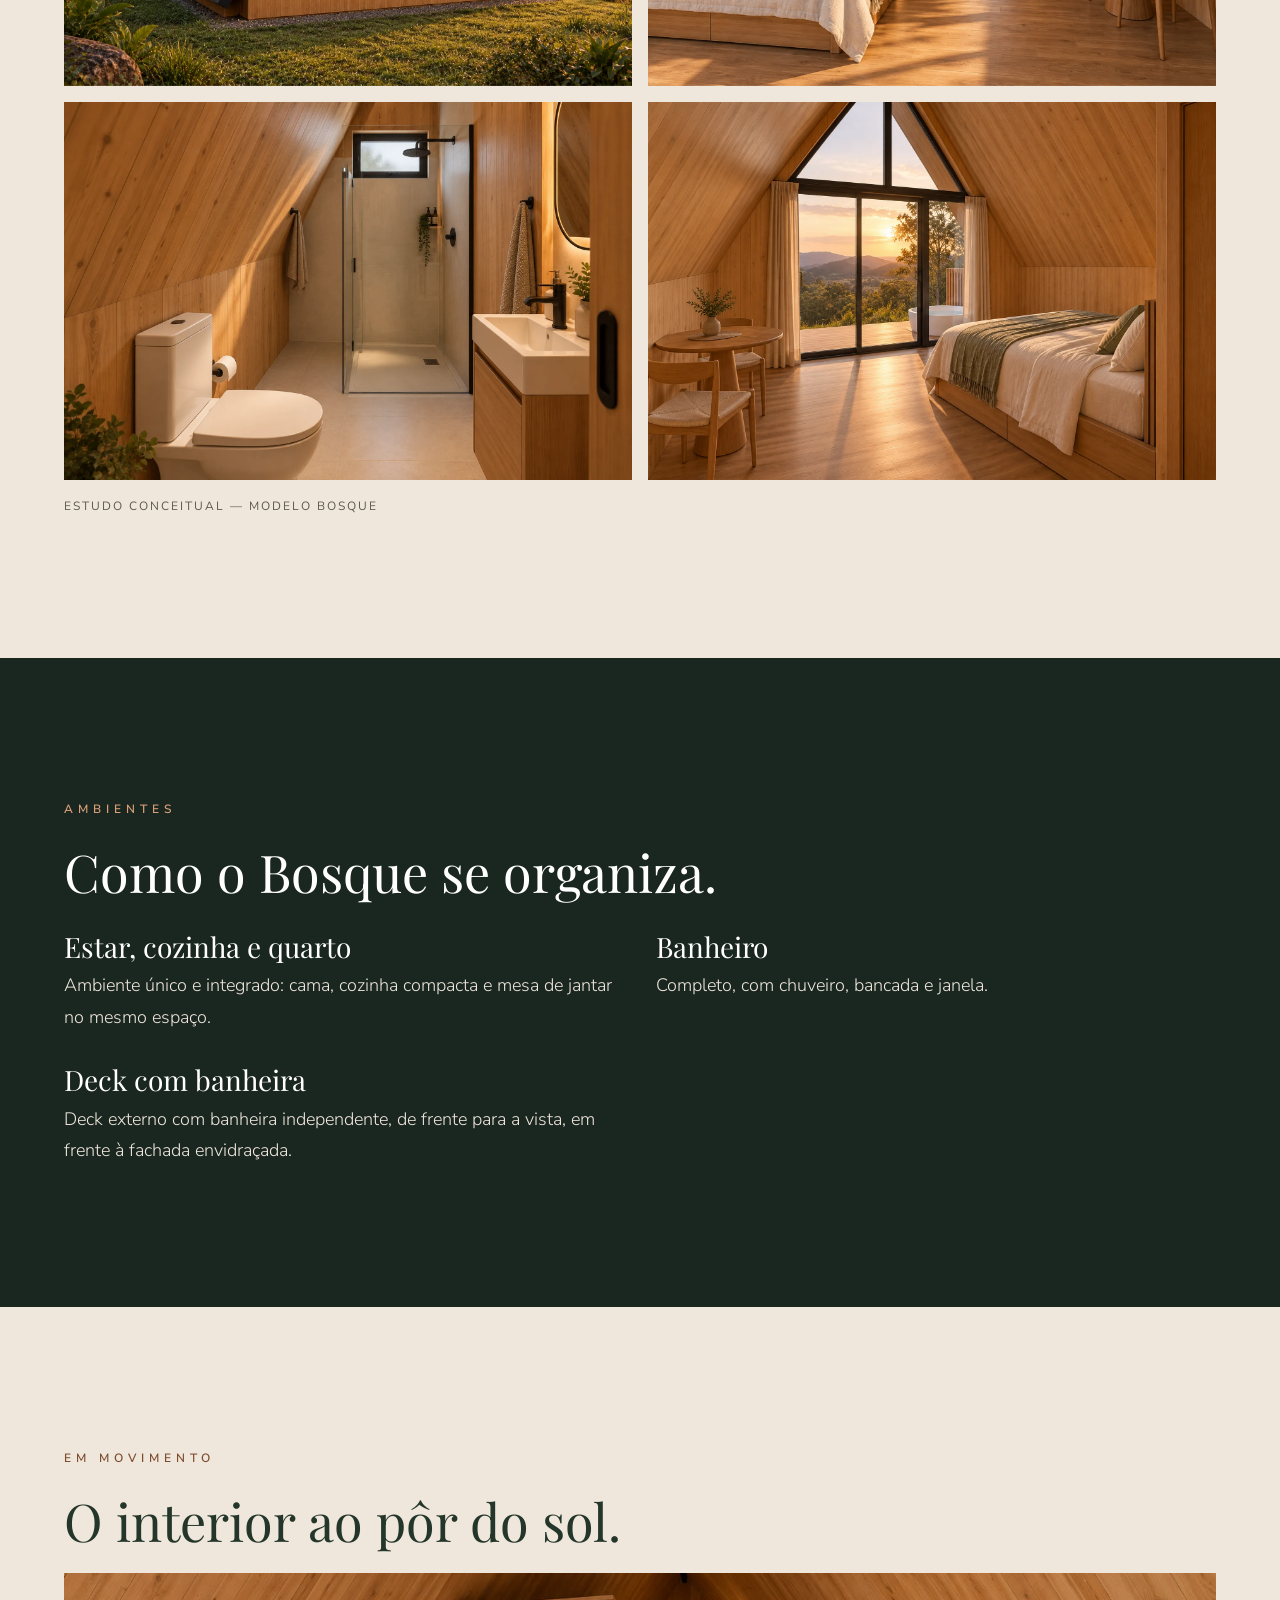
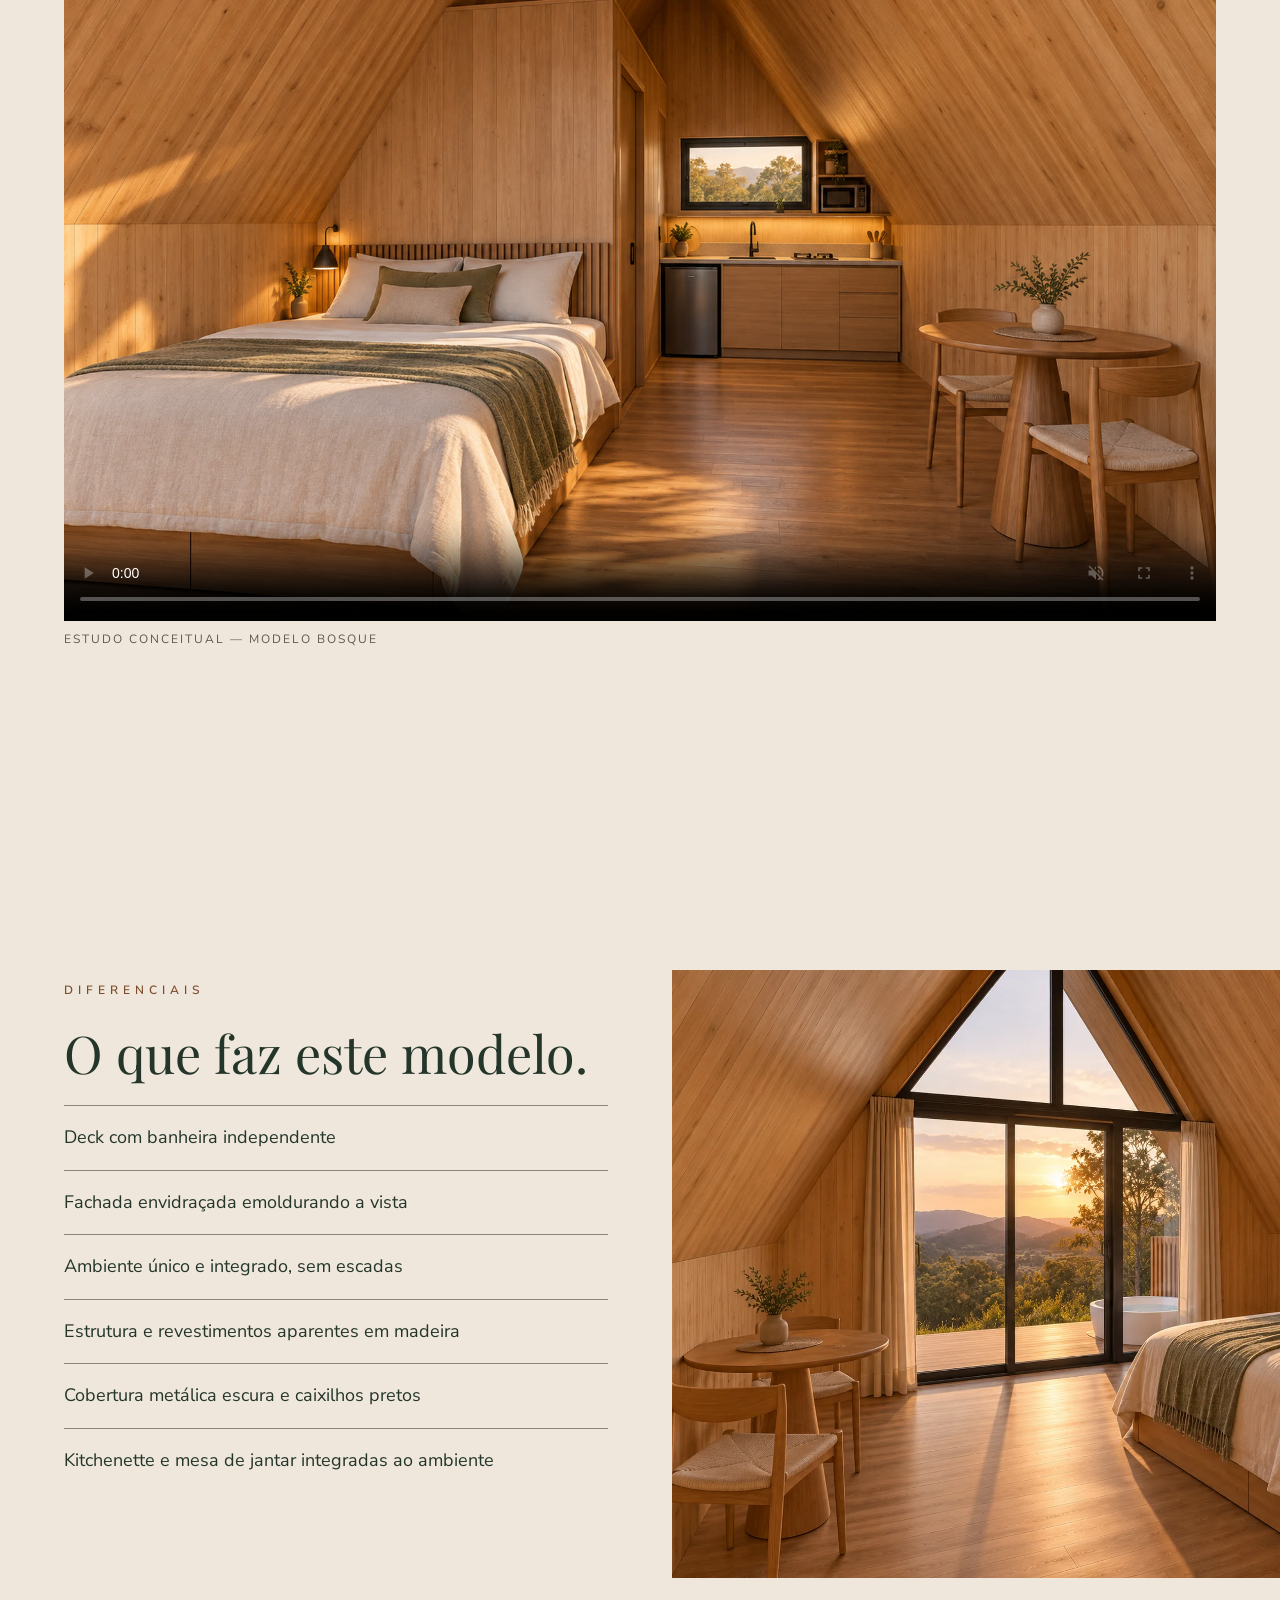
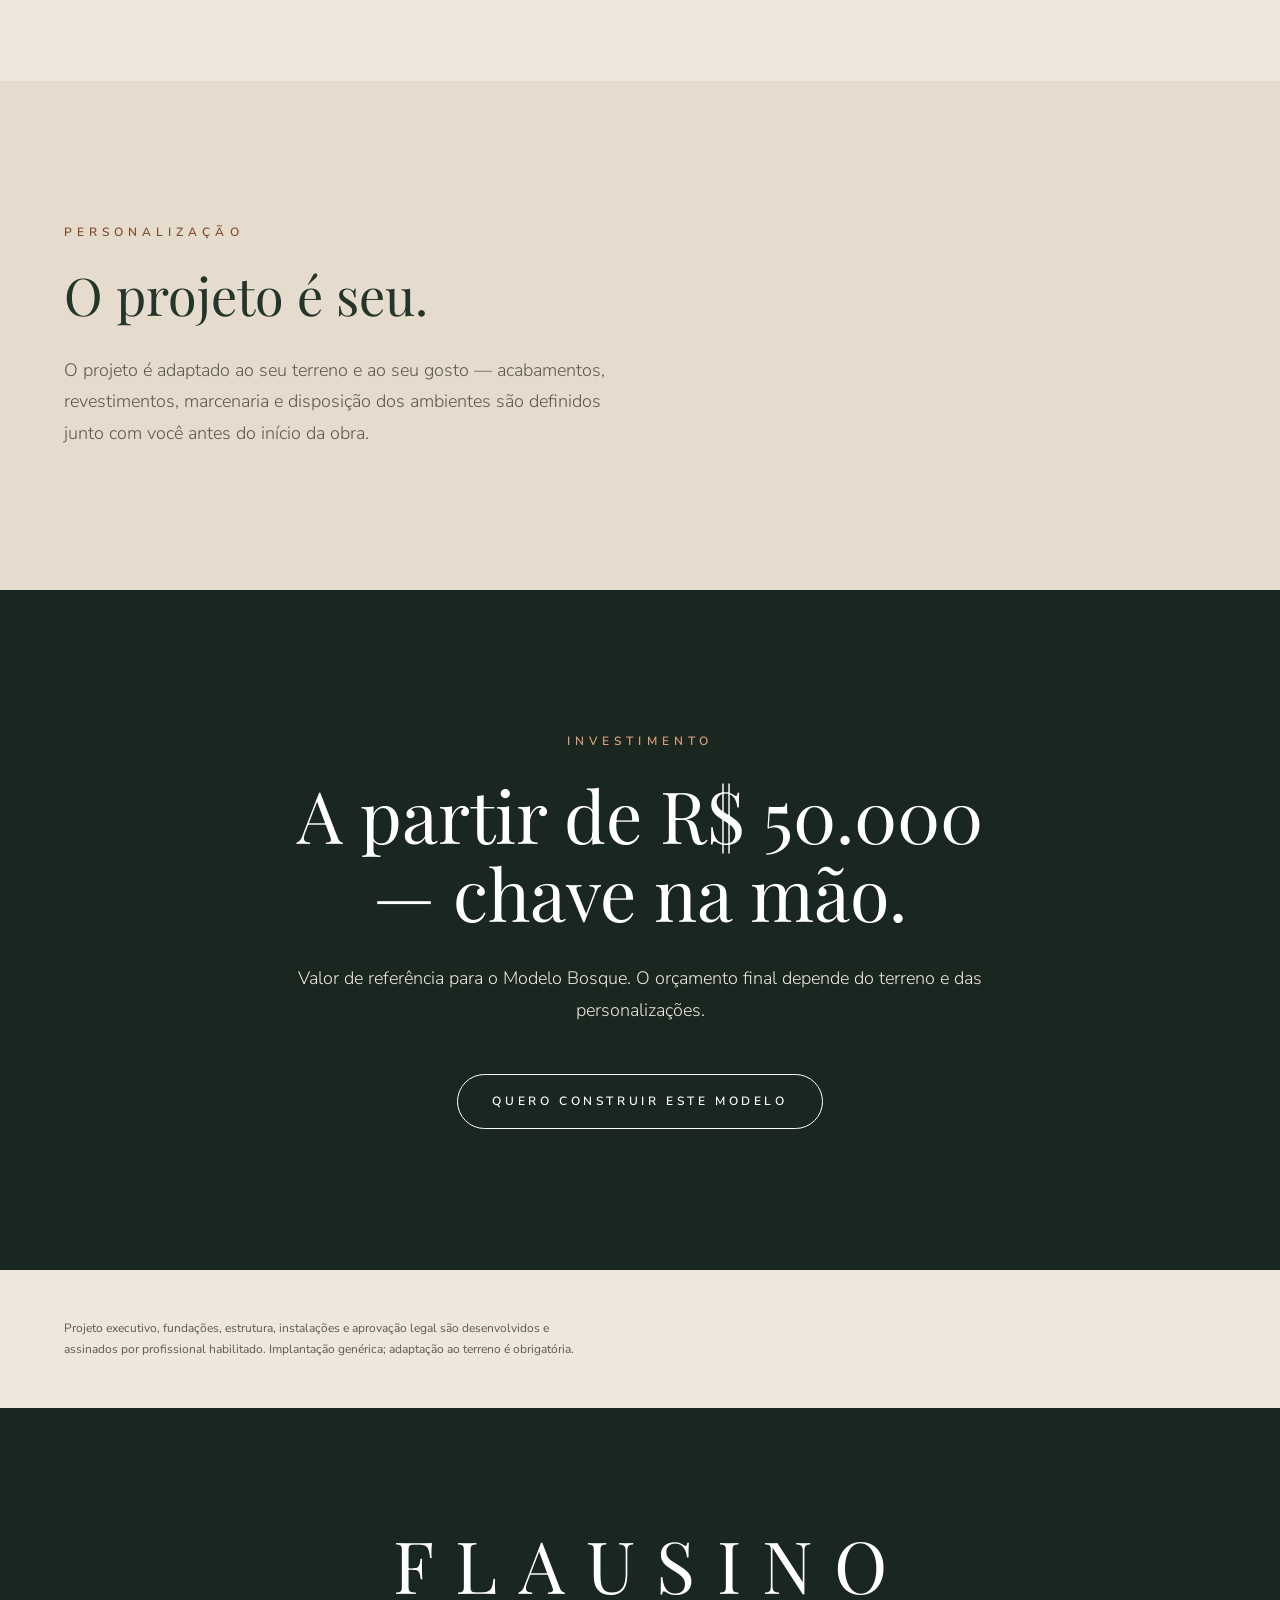
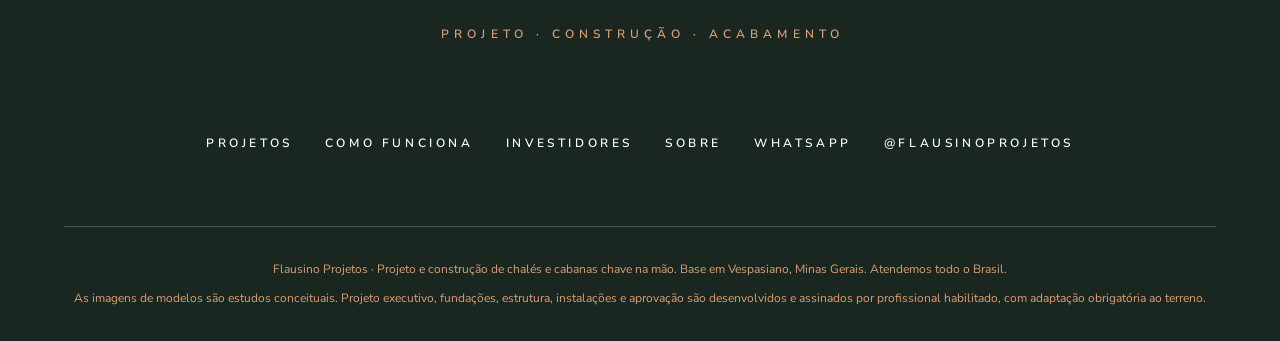
<file: modelos/bosque.html>
<!DOCTYPE html>
<html lang="pt-BR" class="sem-js">
<head>
  <script>(function (h) {
    h.className = h.className.replace('sem-js', 'com-js');
    /* Pré-visualização: ?movimento no endereço liga os efeitos mesmo com
       "Reduzir movimento" ativo no sistema, e vale até fechar a aba. */
    try {
      if (/[?&]movimento\b/.test(location.search)) sessionStorage.setItem('flausino-movimento', '1');
      if (sessionStorage.getItem('flausino-movimento') === '1') h.className += ' movimento-forcado';
    } catch (e) {}
  })(document.documentElement);</script>
  <meta charset="utf-8">
  <meta name="viewport" content="width=device-width, initial-scale=1">
  <title>Bosque — Chalé compacto com deck e banheira | Flausino Projetos</title>
  <meta name="description" content="Conheça o Bosque: chalé compacto e acessível, ambiente único integrado, deck com banheira independente e fachada envidraçada. A partir de R$ 50.000, chave na mão.">
  <link rel="canonical" href="https://flausino.vercel.app/modelos/bosque.html">
  <link rel="icon" href="../assets/img/marca/monograma.png" type="image/png">
  <link rel="apple-touch-icon" href="../assets/img/marca/monograma.png">
  <meta property="og:type" content="website">
  <meta property="og:site_name" content="Flausino Projetos">
  <meta property="og:locale" content="pt_BR">
  <meta property="og:title" content="Bosque — Chalé compacto com deck e banheira | Flausino Projetos">
  <meta property="og:description" content="Conheça o Bosque: chalé compacto e acessível, ambiente único integrado, deck com banheira independente e fachada envidraçada. A partir de R$ 50.000, chave na mão.">
  <meta property="og:url" content="https://flausino.vercel.app/modelos/bosque.html">
  <meta property="og:image" content="https://flausino.vercel.app/assets/img/bosque/exterior-entardecer.jpg">
  <meta name="twitter:card" content="summary_large_image">
  <link rel="preconnect" href="https://fonts.googleapis.com">
  <link rel="preconnect" href="https://fonts.gstatic.com" crossorigin>
  <link href="https://fonts.googleapis.com/css2?family=Nunito+Sans:wght@300;400;600&family=Playfair+Display:wght@400;500;700&display=swap" rel="stylesheet">
  <link rel="stylesheet" href="../assets/css/tokens.css">
  <link rel="stylesheet" href="../assets/css/base.css">
  <link rel="stylesheet" href="../assets/css/componentes.css">
  <link rel="stylesheet" href="../assets/css/paginas.css">
  <link rel="stylesheet" href="../assets/css/animacoes.css">
</head>
<body>
  <a class="pular-para-conteudo" href="#conteudo">Pular para o conteúdo</a>

  <header class="cabecalho cabecalho--sobre-foto">
    <div class="envelope cabecalho__interno">
      <a class="cabecalho__marca" href="../index.html" aria-label="Flausino Projetos — início">
        <span class="marca__nome">Flausino</span>
        <span class="marca__sufixo">Projetos</span>
      </a>
      <nav class="navegacao" aria-label="Principal">
        <a href="../projetos.html" aria-current="page">Projetos</a>
        <a href="../como-funciona.html">Como funciona</a>
        <a href="../investidores.html">Investidores</a>
        <a href="../sobre.html">Sobre</a>
        <a class="pill" href="../orcamento.html">Solicitar orçamento</a>
      </nav>
      <button class="menu-botao" aria-expanded="false" aria-controls="menu-movel">Menu</button>
    </div>
    <nav class="menu-movel envelope" id="menu-movel" data-aberto="false" aria-label="Principal (mobile)">
      <a href="../projetos.html" aria-current="page">Projetos</a>
      <a href="../como-funciona.html">Como funciona</a>
      <a href="../investidores.html">Investidores</a>
      <a href="../sobre.html">Sobre</a>
      <a href="../orcamento.html">Solicitar orçamento</a>
    </nav>
  </header>

  <main id="conteudo" tabindex="-1">
    <section class="banner">
      <picture class="banner__foto">
        <source srcset="../assets/img/bosque/exterior-entardecer.webp" type="image/webp">
        <img src="../assets/img/bosque/exterior-entardecer.jpg" width="1800" height="1200" fetchpriority="high"
             alt="Chalé compacto Bosque ao entardecer, com deck de madeira e banheira independente">
      </picture>
      <div class="envelope banner__conteudo">
        <span class="rotulo">Modelo · Compacto</span>
        <h1 class="banner__nome nome-espacado">Bosque</h1>
        <p class="banner__fatos"><span class="fato">1 quarto</span> · <span class="fato">deck com banheira</span> · <span class="fato">A partir de R$ 50.000</span></p>
      </div>
    </section>

    <section class="secao">
      <div class="envelope">
        <p class="corpo corpo--destaque">Compacto e acessível. O primeiro chalé para quem está
          começando. Ambiente único e integrado, com deck e banheira
          independente voltados para a vista.</p>
      </div>
    </section>

    <section class="secao secao--escura">
      <div class="envelope">
        <span class="rotulo">Ficha técnica</span>
        <h2 class="titulo">O que já está definido.</h2>
        <!-- Só as linhas que o dono já confirmou. Área interna, área de
             deck, dimensões e largura total ainda não foram fechadas — por
             isso não têm linha aqui (nem "0", nem um traço, nem marcador
             [[ ]]: a linha inteira fica de fora). -->
        <dl class="ficha">
          <div><dt>Quartos</dt><dd>1</dd></div>
          <div><dt>Banheiros</dt><dd>1</dd></div>
          <div><dt>Pavimentos</dt><dd>Térreo único</dd></div>
          <div><dt>Deck</dt><dd>Com banheira independente</dd></div>
        </dl>
      </div>
    </section>

    <section class="secao">
      <div class="envelope">
        <span class="rotulo">Galeria</span>
        <h2 class="titulo">Cada ambiente.</h2>
        <div class="galeria__grade" data-galeria></div>
        <p class="legenda-estudo">Estudo conceitual — Modelo Bosque</p>
      </div>
    </section>

    <section class="secao secao--escura">
      <div class="envelope">
        <span class="rotulo">Ambientes</span>
        <h2 class="titulo">Como o Bosque se organiza.</h2>
        <ul class="ambientes"><!-- um <li> por item de PROJETOS[].ambientes --></ul>
      </div>
    </section>

    <section class="secao">
      <div class="envelope">
        <span class="rotulo">Em movimento</span>
        <h2 class="titulo">O interior ao pôr do sol.</h2>
        <video class="video-ambiente" autoplay muted loop playsinline controls
               poster="../assets/img/bosque/interior-estar.jpg"
               src="../assets/video/bosque-interior.mp4"
               aria-label="Interior do Bosque ao pôr do sol, em vídeo"></video>
        <p class="legenda-estudo">Estudo conceitual — Modelo Bosque</p>
      </div>
    </section>

    <section class="secao">
      <div class="envelope duas-colunas">
        <div data-revelar>
          <span class="rotulo">Diferenciais</span>
          <h2 class="titulo">O que faz este modelo.</h2>
          <ul class="lista-filete">
            <li>Deck com banheira independente</li>
            <li>Fachada envidraçada emoldurando a vista</li>
            <li>Ambiente único e integrado, sem escadas</li>
            <li>Estrutura e revestimentos aparentes em madeira</li>
            <li>Cobertura metálica escura e caixilhos pretos</li>
            <li>Kitchenette e mesa de jantar integradas ao ambiente</li>
          </ul>
        </div>
        <picture>
          <source srcset="../assets/img/bosque/interior-vista.webp" type="image/webp">
          <img src="../assets/img/bosque/interior-vista.jpg" width="1800" height="1200" loading="lazy"
               alt="Fachada envidraçada do Bosque emoldurando o pôr do sol, vista de dentro">
        </picture>
      </div>
    </section>

    <section class="secao secao--pergaminho">
      <div class="envelope duas-colunas">
        <div data-revelar hidden data-bloco-inclusos>
          <span class="rotulo">O que está incluso</span>
          <h2 class="titulo">Entregue pronto.</h2>
          <ul class="lista-filete" data-lista-inclusos></ul>
        </div>
        <div data-revelar>
          <span class="rotulo">Personalização</span>
          <h2 class="titulo">O projeto é seu.</h2>
          <p class="corpo">O projeto é adaptado ao seu terreno e ao seu gosto —
            acabamentos, revestimentos, marcenaria e disposição dos ambientes são
            definidos junto com você antes do início da obra.</p>
        </div>
      </div>
    </section>

    <section class="secao secao--escura">
      <div class="envelope centralizado">
        <span class="rotulo">Investimento</span>
        <h2 class="titulo-display">A partir de <span data-contar>R$ 50.000</span> — chave na mão.</h2>
        <p class="corpo">Valor de referência para o Modelo Bosque. O orçamento final
          depende do terreno e das personalizações.</p>
        <div class="grupo-pills">
          <a class="pill pill--claro" data-whatsapp data-modelo="Bosque"
             data-fallback="../orcamento.html" href="#">
            Quero construir este modelo</a>
        </div>
      </div>
    </section>

    <section class="secao secao--nota">
      <div class="envelope">
        <p class="nota-tecnica">Projeto executivo, fundações, estrutura, instalações
          e aprovação legal são desenvolvidos e assinados por profissional habilitado.
          Implantação genérica; adaptação ao terreno é obrigatória.</p>
      </div>
    </section>
  </main>

  <footer class="rodape">
    <div class="envelope">
      <p class="rodape__marca nome-espacado nome-espacado--centro" aria-hidden="true">Flausino</p>
      <p class="rodape__assinatura">Projeto · Construção · Acabamento</p>
      <nav class="rodape__links" aria-label="Rodapé">
        <a href="../projetos.html">Projetos</a>
        <a href="../como-funciona.html">Como funciona</a>
        <a href="../investidores.html">Investidores</a>
        <a href="../sobre.html">Sobre</a>
        <a data-whatsapp data-origem="geral" href="#">WhatsApp</a>
        <a data-contato="instagram" href="#">@flausinoprojetos</a>
        <a data-contato="email" data-escrever="true" href="#"></a>
      </nav>
      <div class="rodape__nota">
        <p>Flausino Projetos · Projeto e construção de chalés e cabanas chave na mão.
          Base em Vespasiano, Minas Gerais. Atendemos todo o Brasil.</p>
        <p>As imagens de modelos são estudos conceituais. Projeto executivo, fundações,
          estrutura, instalações e aprovação são desenvolvidos e assinados por
          profissional habilitado, com adaptação obrigatória ao terreno.</p>
      </div>
    </div>
  </footer>

  <script src="../assets/js/config.js"></script>
  <script src="../assets/js/contato.js"></script>
  <script src="../assets/js/projetos.js"></script>
  <script>
    (function () {
      // Se projetos.js falhar ao carregar (erro de sintaxe numa edição manual
      // do dono), PROJETOS nunca existe como variável — em qualquer um
      // desses casos, a página deve manter seu conteúdo estático em vez de
      // travar com um erro de script.
      if (typeof PROJETOS === 'undefined') return;
      var modelo = PROJETOS.find(function (p) { return p.slug === 'bosque'; });
      if (!modelo) return;

      // Galeria em linhas justificadas: todas as fotos do modelo, começando
      // pela foto de frente (a capa). Ela repete o banner do topo de propósito:
      // lá divide espaço com o nome e os dados; aqui aparece limpa, sozinha na
      // primeira linha. As demais vão de duas em duas. Cada foto ocupa a largura
      // proporcional ao seu formato (largura/altura), então as fotos de uma
      // linha ficam da mesma altura e nenhuma é cortada. O formato real vem da
      // própria foto, quando ela carrega; até lá vale 3:2.
      var grade = document.querySelector('[data-galeria]');
      var linha = null;
      (modelo.galeria || []).forEach(function (item, i) {
        if (i === 0 || i % 2 === 1) {
          linha = document.createElement('div');
          linha.className = 'galeria__linha';
          grade.appendChild(linha);
        }
        var figura = document.createElement('figure');
        figura.className = 'galeria__item';
        figura.style.setProperty('--proporcao', '1.5');
        figura.innerHTML =
          '<picture>' +
            '<source srcset="../' + escapar(item.arquivo) + '.webp" type="image/webp">' +
            '<img src="../' + escapar(item.arquivo) + '.jpg" width="1800" height="1200" loading="lazy" alt="' + escapar(item.alt) + '">' +
          '</picture>';
        var img = figura.querySelector('img');
        function medir() {
          if (!img.naturalWidth || !img.naturalHeight) return;
          figura.style.setProperty('--proporcao', String(img.naturalWidth / img.naturalHeight));
          img.setAttribute('width', img.naturalWidth);
          img.setAttribute('height', img.naturalHeight);
        }
        if (img.complete) medir(); else img.addEventListener('load', medir);
        linha.appendChild(figura);
      });

      var lista = document.querySelector('.ambientes');
      (modelo.ambientes || []).forEach(function (a) {
        var li = document.createElement('li');
        li.innerHTML = '<h3 class="titulo-p">' + escapar(a.nome) + '</h3>' +
                       '<p class="corpo">' + escapar(a.texto) + '</p>';
        lista.appendChild(li);
      });

      // "O que está incluso" começa oculto na marcação (veja o <div hidden
      // data-bloco-inclusos> acima): um marcador de preenchimento não pode
      // chegar ao visitante em hipótese alguma, nem com JavaScript desligado.
      // O bloco só aparece quando o dono preenche projetos.js com itens de
      // verdade — filtra qualquer coisa vazia ou ainda com [[ ]]. O Bosque
      // ainda não tem essa lista definida, então o bloco fica oculto.
      var blocoInclusos = document.querySelector('[data-bloco-inclusos]');
      var listaInclusos = document.querySelector('[data-lista-inclusos]');
      if (blocoInclusos && listaInclusos) {
        var itensInclusos = (modelo.inclusos || []).filter(function (item) {
          return typeof item === 'string' && item.trim() && item.indexOf('[[') !== 0;
        });
        if (itensInclusos.length) {
          listaInclusos.innerHTML = itensInclusos.map(function (item) {
            return '<li>' + escapar(item) + '</li>';
          }).join('');
          blocoInclusos.hidden = false;
        }
      }

    })();
  </script>
  <script src="../assets/js/vendor/lenis.min.js"></script>
  <script src="../assets/js/main.js"></script>
  <script type="application/ld+json">
  {
    "@context": "https://schema.org",
    "@type": "Product",
    "name": "Bosque",
    "description": "Chalé compacto chave na mão com ambiente único integrado, deck e banheira independente.",
    "image": "https://flausino.vercel.app/assets/img/bosque/exterior-entardecer.jpg",
    "brand": { "@type": "Brand", "name": "Flausino Projetos" },
    "offers": {
      "@type": "Offer",
      "price": "50000",
      "priceCurrency": "BRL",
      "availability": "https://schema.org/InStock",
      "url": "https://flausino.vercel.app/modelos/bosque.html"
    }
  }
  </script>
</body>
</html>
</file>
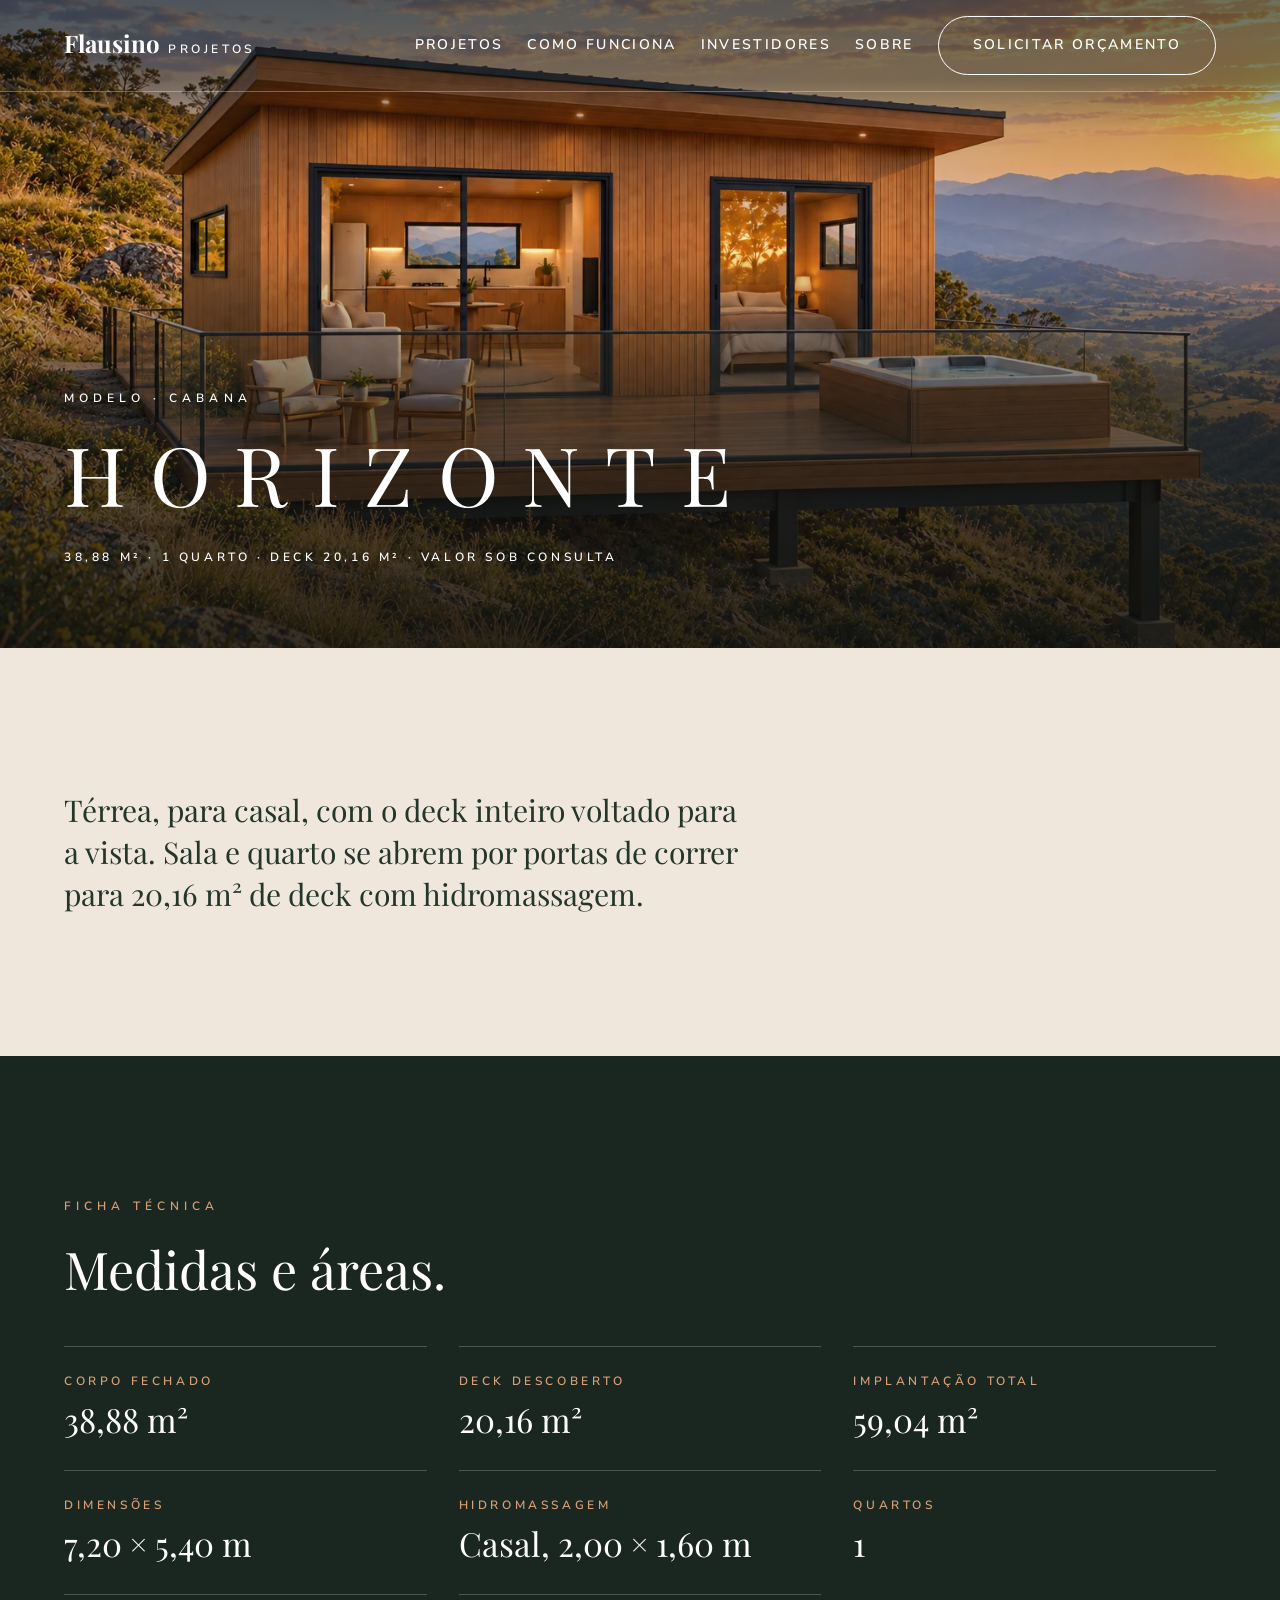
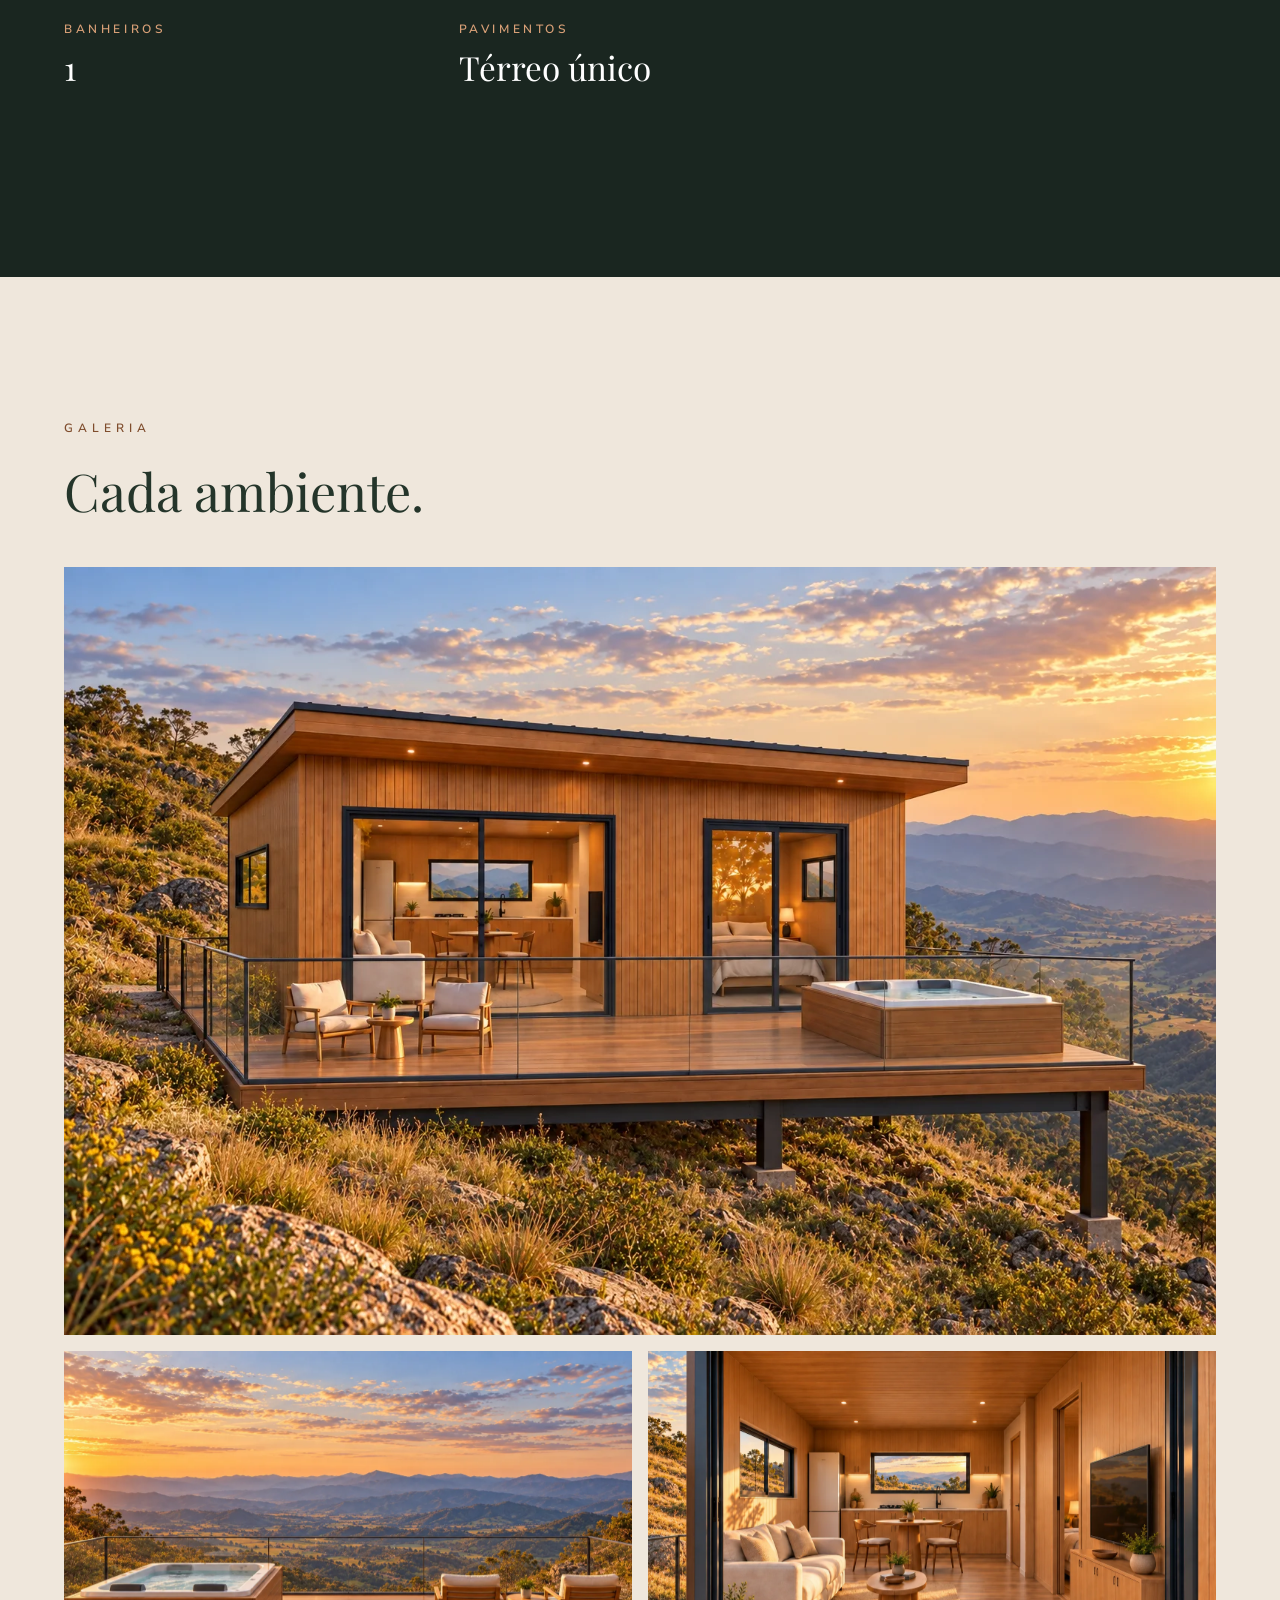
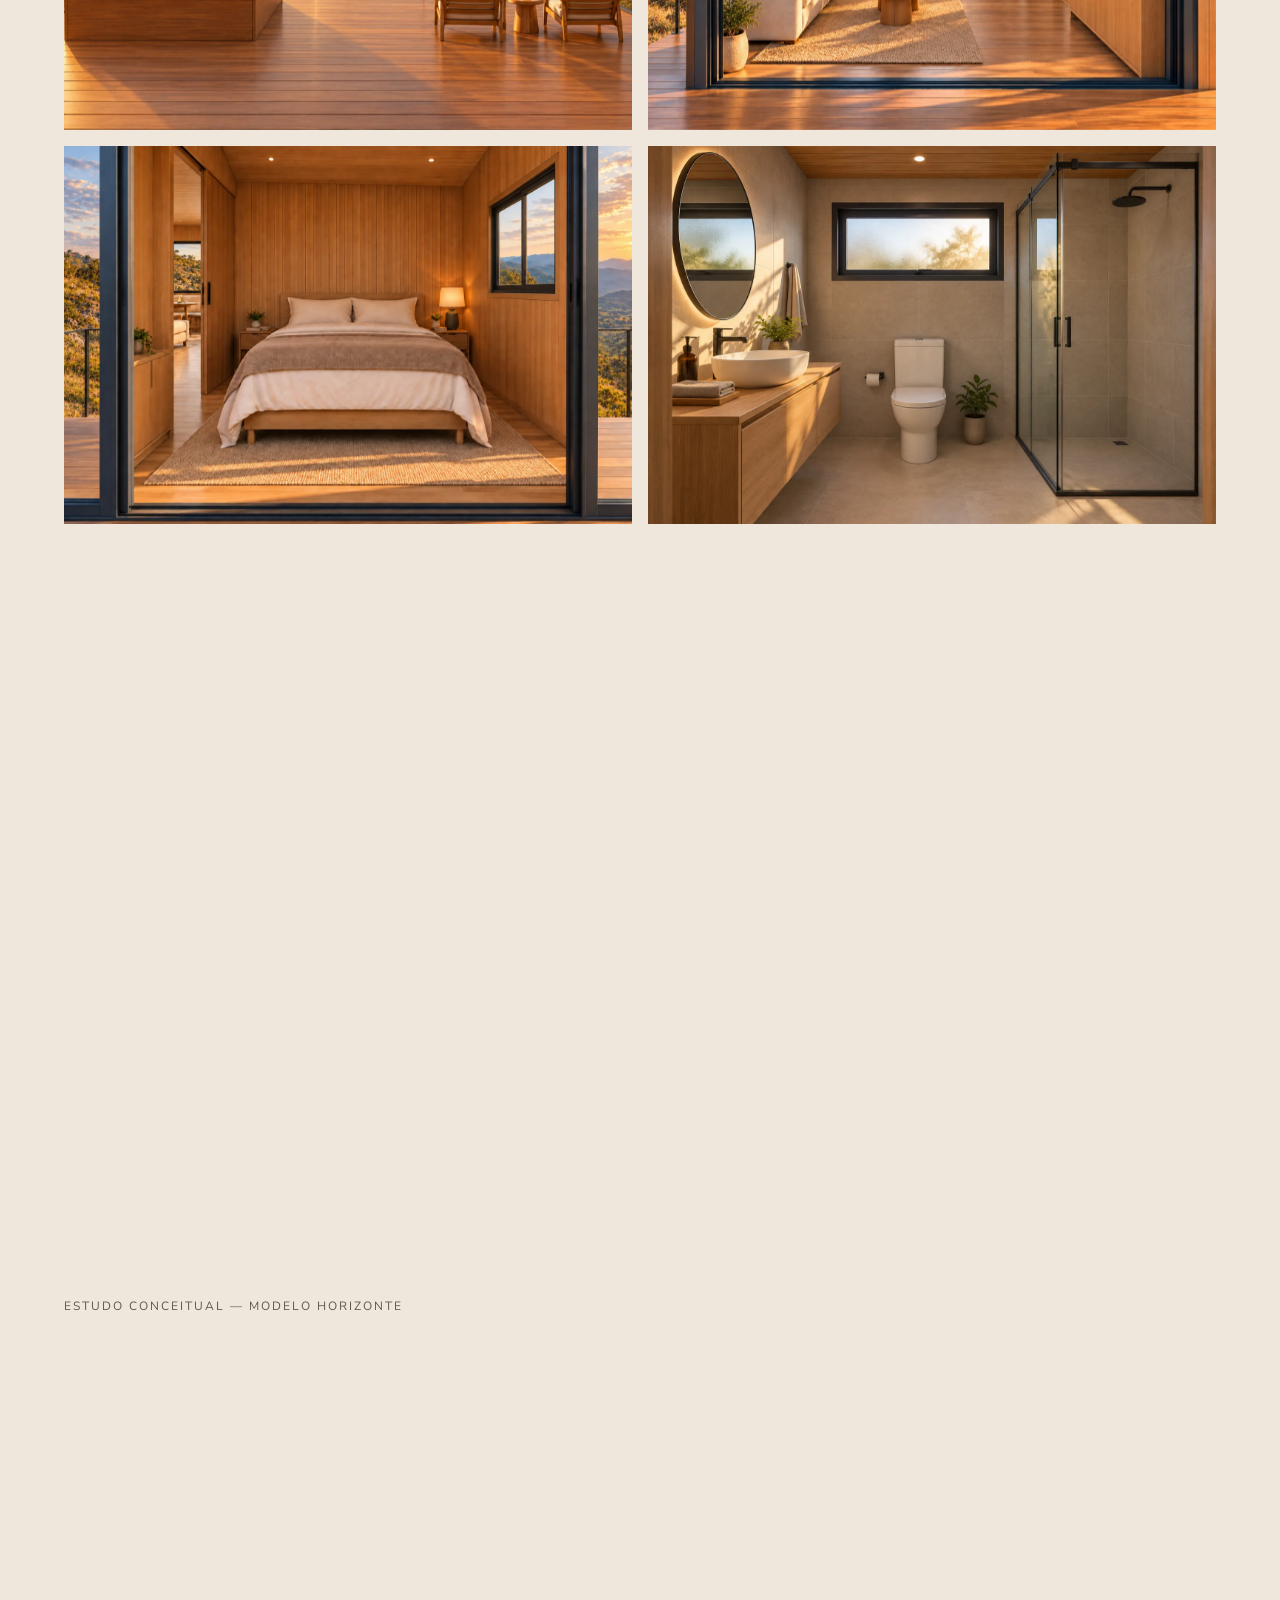
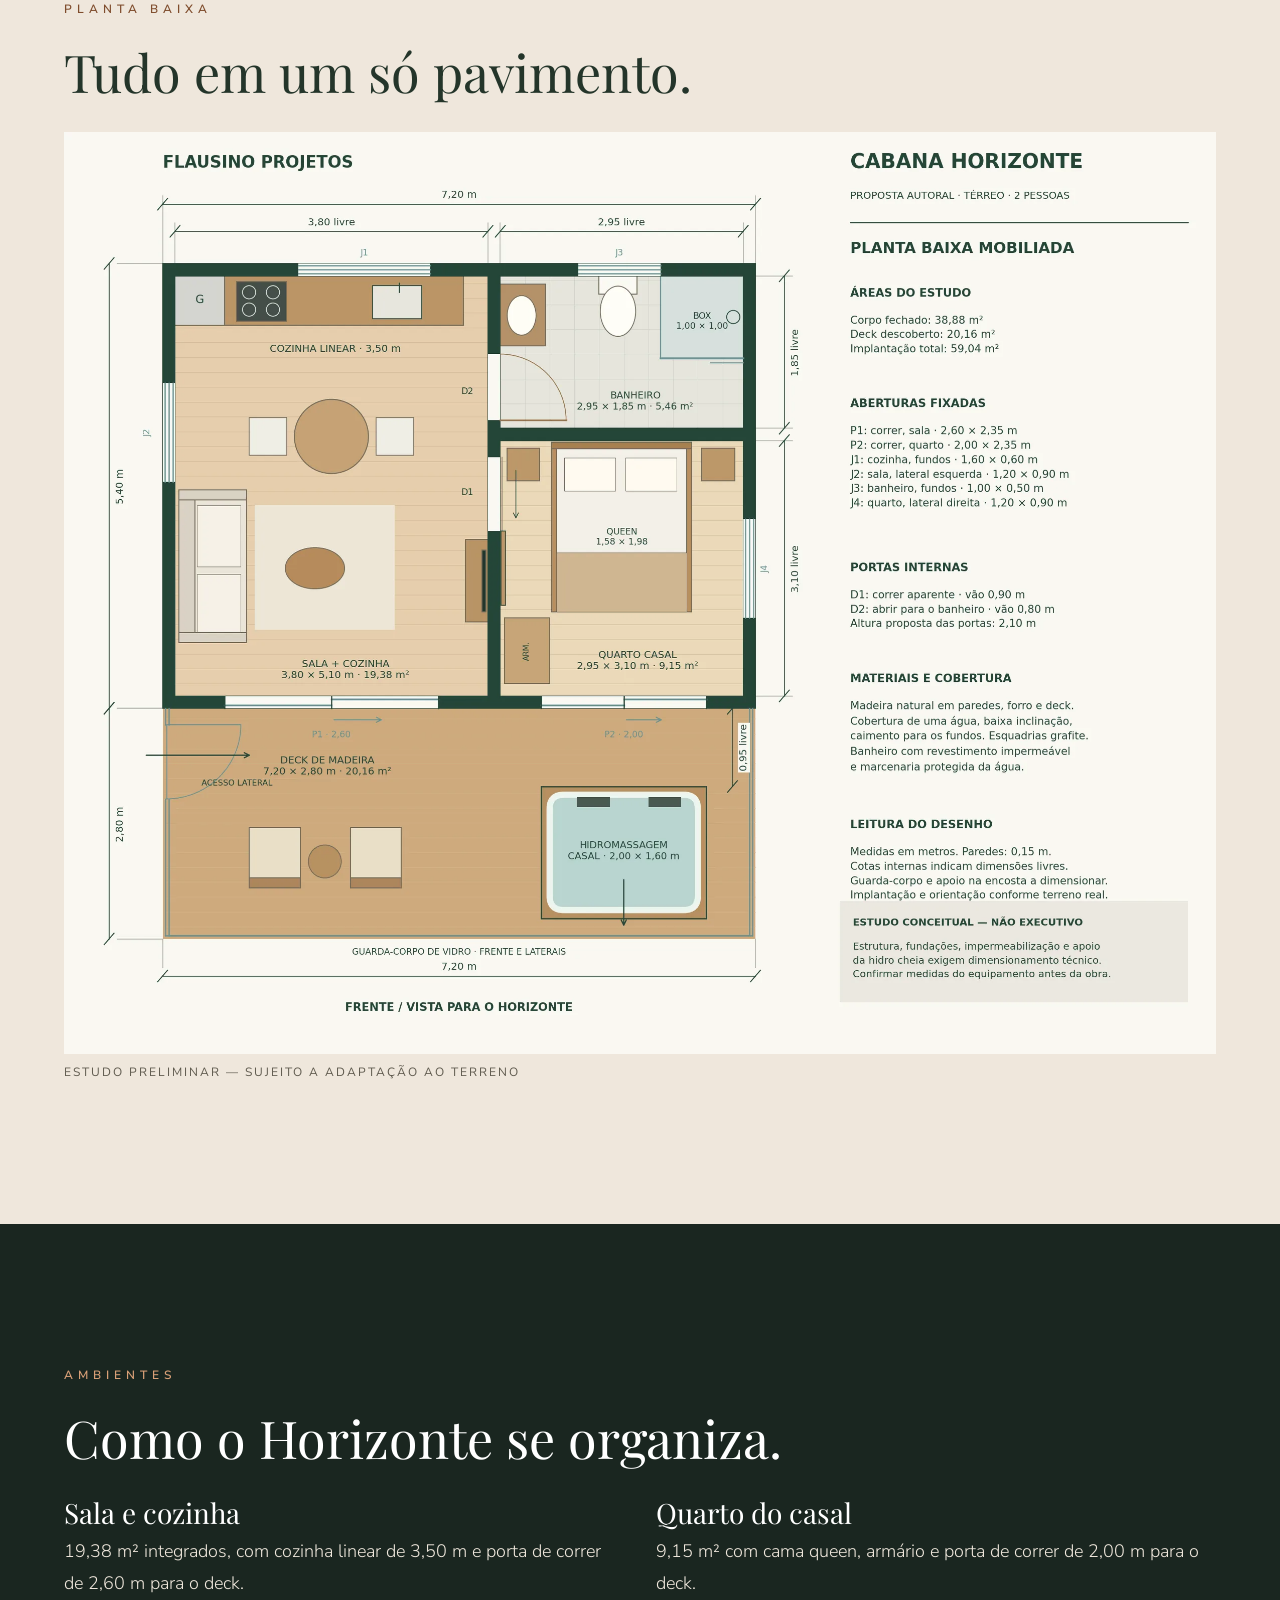
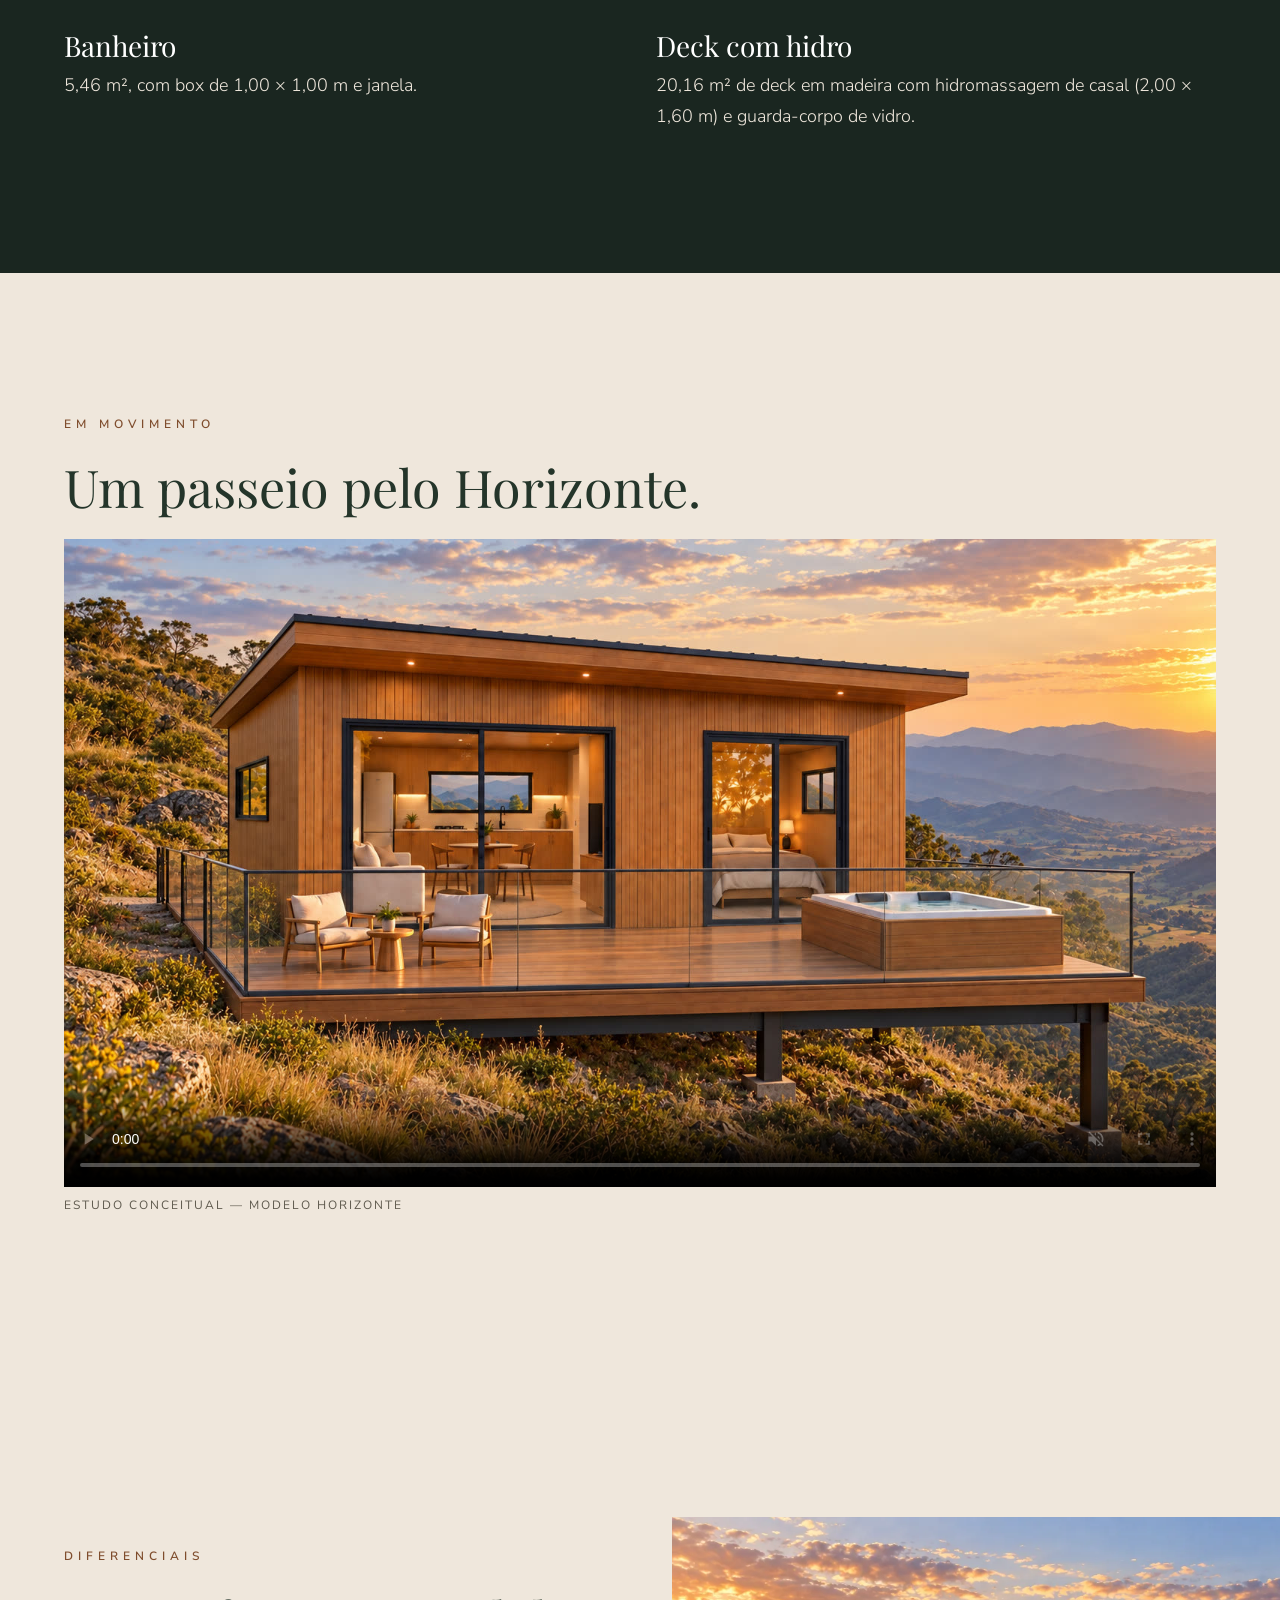
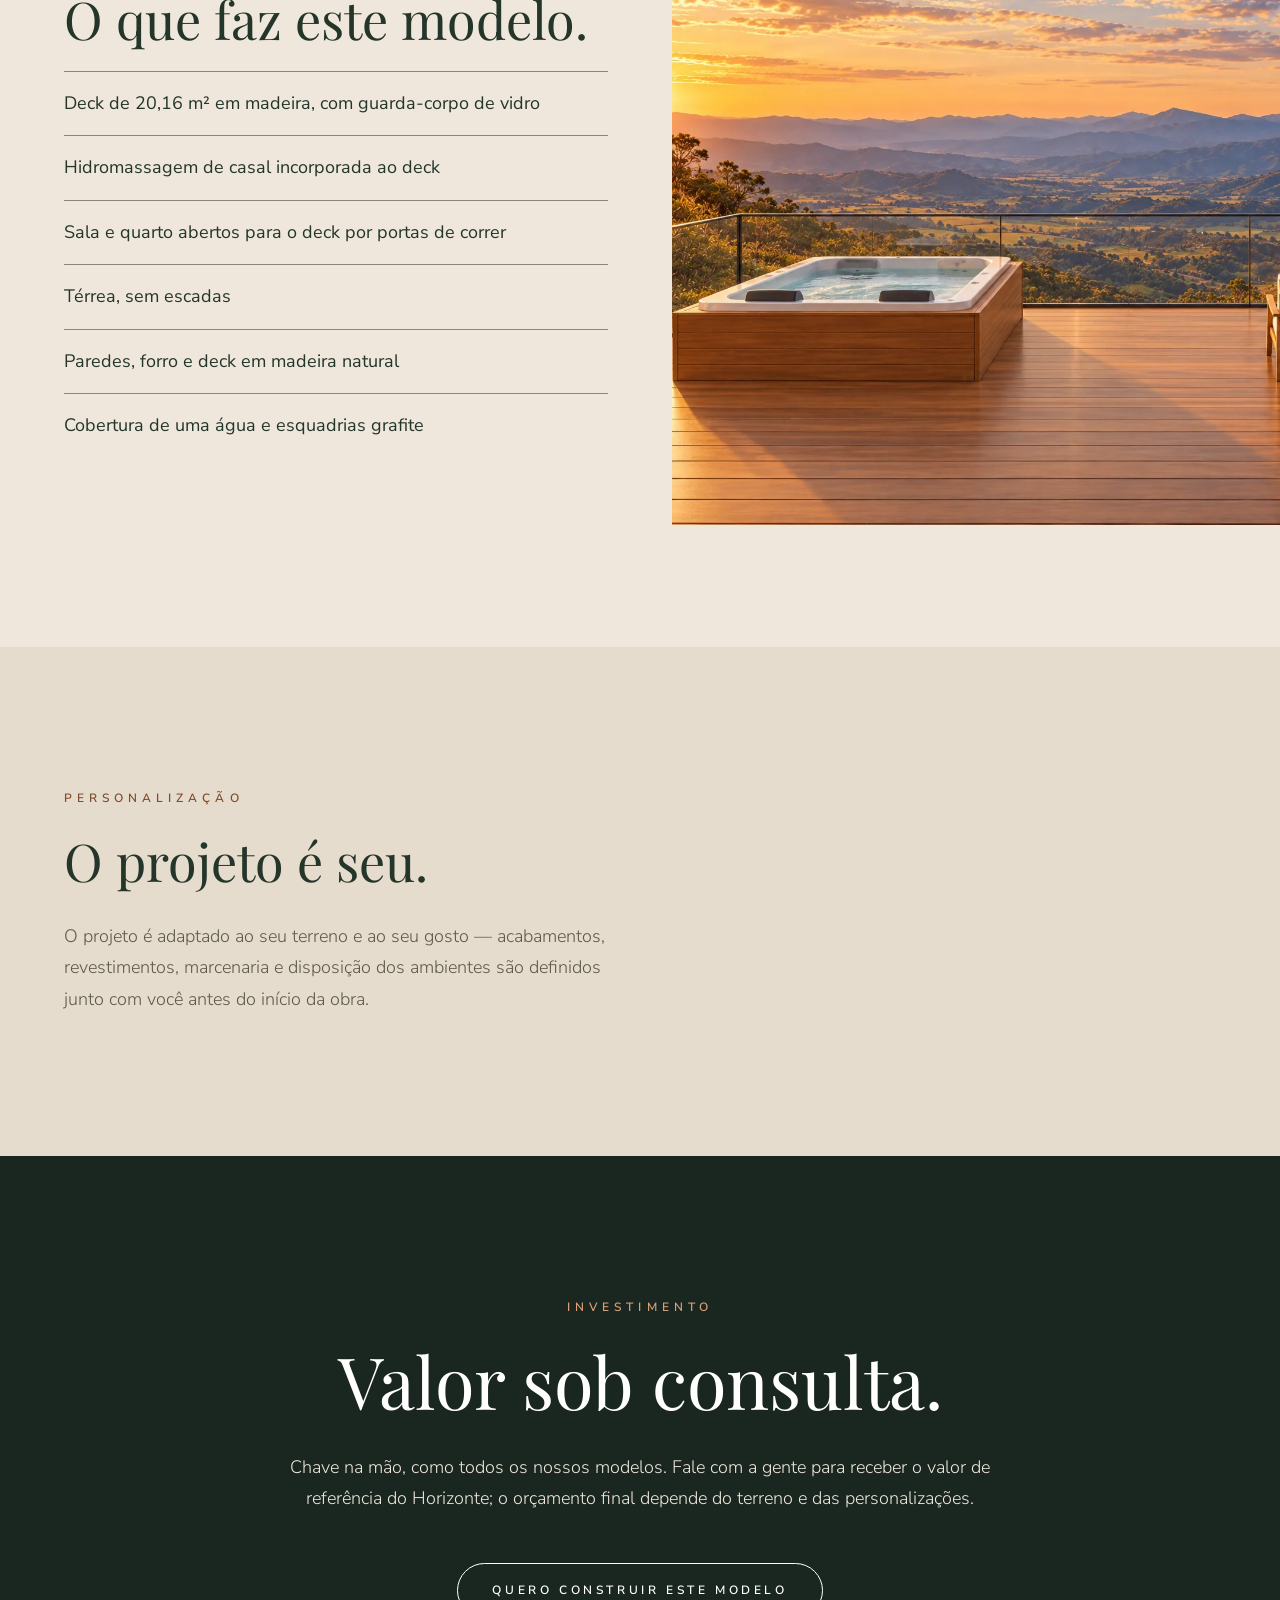
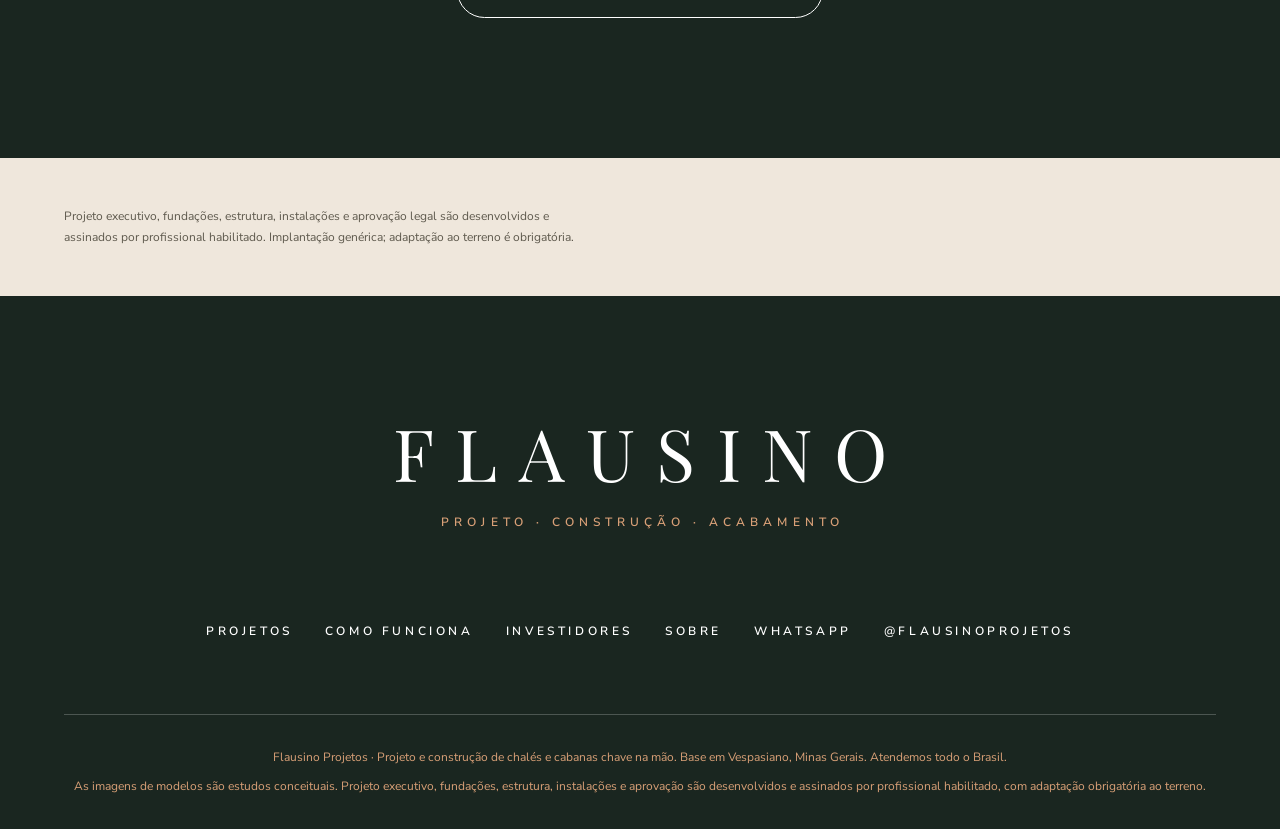
<file: modelos/horizonte.html>
<!DOCTYPE html>
<html lang="pt-BR" class="sem-js">
<head>
  <script>(function (h) {
    h.className = h.className.replace('sem-js', 'com-js');
    /* Pré-visualização: ?movimento no endereço liga os efeitos mesmo com
       "Reduzir movimento" ativo no sistema, e vale até fechar a aba. */
    try {
      if (/[?&]movimento\b/.test(location.search)) sessionStorage.setItem('flausino-movimento', '1');
      if (sessionStorage.getItem('flausino-movimento') === '1') h.className += ' movimento-forcado';
    } catch (e) {}
  })(document.documentElement);</script>
  <meta charset="utf-8">
  <meta name="viewport" content="width=device-width, initial-scale=1">
  <title>Horizonte — Cabana térrea com deck e hidromassagem</title>
  <meta name="description" content="Cabana térrea para casal: 38,88 m², deck de 20,16 m² com hidromassagem e vista aberta. Veja fotos, planta baixa, medidas e ambientes.">
  <link rel="canonical" href="https://flausino.vercel.app/modelos/horizonte.html">
  <link rel="icon" href="../assets/img/marca/monograma.png" type="image/png">
  <link rel="apple-touch-icon" href="../assets/img/marca/monograma.png">
  <meta property="og:type" content="website">
  <meta property="og:site_name" content="Flausino Projetos">
  <meta property="og:locale" content="pt_BR">
  <meta property="og:title" content="Horizonte — Cabana térrea com deck e hidromassagem">
  <meta property="og:description" content="Cabana térrea para casal: 38,88 m², deck de 20,16 m² com hidromassagem e vista aberta. Veja fotos, planta baixa, medidas e ambientes.">
  <meta property="og:url" content="https://flausino.vercel.app/modelos/horizonte.html">
  <meta property="og:image" content="https://flausino.vercel.app/assets/img/horizonte/fachada.jpg">
  <meta name="twitter:card" content="summary_large_image">
  <link rel="preconnect" href="https://fonts.googleapis.com">
  <link rel="preconnect" href="https://fonts.gstatic.com" crossorigin>
  <link href="https://fonts.googleapis.com/css2?family=Nunito+Sans:wght@300;400;600&family=Playfair+Display:wght@400;500;700&display=swap" rel="stylesheet">
  <link rel="stylesheet" href="../assets/css/tokens.css">
  <link rel="stylesheet" href="../assets/css/base.css">
  <link rel="stylesheet" href="../assets/css/componentes.css">
  <link rel="stylesheet" href="../assets/css/paginas.css">
  <link rel="stylesheet" href="../assets/css/animacoes.css">
</head>
<body>
  <a class="pular-para-conteudo" href="#conteudo">Pular para o conteúdo</a>

  <header class="cabecalho cabecalho--sobre-foto">
    <div class="envelope cabecalho__interno">
      <a class="cabecalho__marca" href="../index.html" aria-label="Flausino Projetos — início">
        <span class="marca__nome">Flausino</span>
        <span class="marca__sufixo">Projetos</span>
      </a>
      <nav class="navegacao" aria-label="Principal">
        <a href="../projetos.html" aria-current="page">Projetos</a>
        <a href="../como-funciona.html">Como funciona</a>
        <a href="../investidores.html">Investidores</a>
        <a href="../sobre.html">Sobre</a>
        <a class="pill" href="../orcamento.html">Solicitar orçamento</a>
      </nav>
      <button class="menu-botao" aria-expanded="false" aria-controls="menu-movel">Menu</button>
    </div>
    <nav class="menu-movel envelope" id="menu-movel" data-aberto="false" aria-label="Principal (mobile)">
      <a href="../projetos.html" aria-current="page">Projetos</a>
      <a href="../como-funciona.html">Como funciona</a>
      <a href="../investidores.html">Investidores</a>
      <a href="../sobre.html">Sobre</a>
      <a href="../orcamento.html">Solicitar orçamento</a>
    </nav>
  </header>

  <main id="conteudo" tabindex="-1">
    <section class="banner">
      <picture class="banner__foto">
        <source srcset="../assets/img/horizonte/fachada.webp" type="image/webp">
        <img src="../assets/img/horizonte/fachada.jpg" width="1536" height="1024" fetchpriority="high"
             alt="Cabana Horizonte ao entardecer, com deck suspenso, hidromassagem e guarda-corpo de vidro de frente para as montanhas">
      </picture>
      <div class="envelope banner__conteudo">
        <span class="rotulo">Modelo · Cabana</span>
        <h1 class="banner__nome nome-espacado">Horizonte</h1>
        <p class="banner__fatos"><span class="fato">38,88 m²</span> · <span class="fato">1 quarto</span> · <span class="fato">deck 20,16 m²</span> · <span class="fato">Valor sob consulta</span></p>
      </div>
    </section>

    <section class="secao">
      <div class="envelope">
        <p class="corpo corpo--destaque">Térrea, para casal, com o deck inteiro voltado para a
          vista. Sala e quarto se abrem por portas de correr para 20,16 m² de
          deck com hidromassagem.</p>
      </div>
    </section>

    <section class="secao secao--escura">
      <div class="envelope">
        <span class="rotulo">Ficha técnica</span>
        <h2 class="titulo">Medidas e áreas.</h2>
        <!-- Medidas da planta entregue pelo dono ("Cabana Horizonte").
             Corpo fechado e deck são medidas externas; os cômodos estão na
             seção Ambientes, com as cotas internas livres. -->
        <dl class="ficha">
          <div><dt>Corpo fechado</dt><dd><span data-contar>38,88 m²</span></dd></div>
          <div><dt>Deck descoberto</dt><dd><span data-contar>20,16 m²</span></dd></div>
          <div><dt>Implantação total</dt><dd><span data-contar>59,04 m²</span></dd></div>
          <div><dt>Dimensões</dt><dd>7,20 × 5,40 m</dd></div>
          <div><dt>Hidromassagem</dt><dd>Casal, 2,00 × 1,60 m</dd></div>
          <div><dt>Quartos</dt><dd>1</dd></div>
          <div><dt>Banheiros</dt><dd>1</dd></div>
          <div><dt>Pavimentos</dt><dd>Térreo único</dd></div>
        </dl>
      </div>
    </section>

    <section class="secao">
      <div class="envelope">
        <span class="rotulo">Galeria</span>
        <h2 class="titulo">Cada ambiente.</h2>
        <div class="galeria__grade" data-galeria></div>
        <p class="legenda-estudo">Estudo conceitual — Modelo Horizonte</p>
      </div>
    </section>

    <section class="secao">
      <div class="envelope">
        <span class="rotulo">Planta baixa</span>
        <h2 class="titulo">Tudo em um só pavimento.</h2>
        <figure class="planta">
          <picture>
            <source srcset="../assets/img/horizonte/planta.webp" type="image/webp">
            <img src="../assets/img/horizonte/planta.jpg" width="2296" height="1837" loading="lazy"
                 alt="Planta baixa mobiliada do Horizonte: sala e cozinha de 19,38 m², quarto de casal de 9,15 m² e banheiro de 5,46 m² lado a lado, abertos por portas de correr para o deck de 20,16 m² com hidromassagem">
          </picture>
          <figcaption class="legenda-estudo">Estudo preliminar — sujeito a adaptação ao terreno</figcaption>
        </figure>
      </div>
    </section>

    <section class="secao secao--escura">
      <div class="envelope">
        <span class="rotulo">Ambientes</span>
        <h2 class="titulo">Como o Horizonte se organiza.</h2>
        <ul class="ambientes"><!-- um <li> por item de PROJETOS[].ambientes --></ul>
      </div>
    </section>

    <section class="secao">
      <div class="envelope">
        <span class="rotulo">Em movimento</span>
        <h2 class="titulo">Um passeio pelo Horizonte.</h2>
        <video class="video-ambiente" autoplay muted loop playsinline controls
               poster="../assets/img/horizonte/fachada.jpg"
               src="../assets/video/horizonte-tour.mp4"
               aria-label="Passeio em vídeo pelo Horizonte: fachada, fundos, sala, quarto, banheiro e deck com hidromassagem"></video>
        <p class="legenda-estudo">Estudo conceitual — Modelo Horizonte</p>
      </div>
    </section>

    <section class="secao">
      <div class="envelope duas-colunas">
        <div data-revelar>
          <span class="rotulo">Diferenciais</span>
          <h2 class="titulo">O que faz este modelo.</h2>
          <ul class="lista-filete">
            <li>Deck de 20,16 m² em madeira, com guarda-corpo de vidro</li>
            <li>Hidromassagem de casal incorporada ao deck</li>
            <li>Sala e quarto abertos para o deck por portas de correr</li>
            <li>Térrea, sem escadas</li>
            <li>Paredes, forro e deck em madeira natural</li>
            <li>Cobertura de uma água e esquadrias grafite</li>
          </ul>
        </div>
        <picture>
          <source srcset="../assets/img/horizonte/deck-hidromassagem.webp" type="image/webp">
          <img src="../assets/img/horizonte/deck-hidromassagem.jpg" width="1536" height="1024" loading="lazy"
               alt="Deck do Horizonte com hidromassagem de casal e duas poltronas diante do vale ao pôr do sol">
        </picture>
      </div>
    </section>

    <section class="secao secao--pergaminho">
      <div class="envelope duas-colunas">
        <div data-revelar hidden data-bloco-inclusos>
          <span class="rotulo">O que está incluso</span>
          <h2 class="titulo">Entregue pronto.</h2>
          <ul class="lista-filete" data-lista-inclusos></ul>
        </div>
        <div data-revelar>
          <span class="rotulo">Personalização</span>
          <h2 class="titulo">O projeto é seu.</h2>
          <p class="corpo">O projeto é adaptado ao seu terreno e ao seu gosto —
            acabamentos, revestimentos, marcenaria e disposição dos ambientes são
            definidos junto com você antes do início da obra.</p>
        </div>
      </div>
    </section>

    <section class="secao secao--escura">
      <div class="envelope centralizado">
        <span class="rotulo">Investimento</span>
        <!-- Sem valor ainda: o dono não fechou o preço do Horizonte. Quando
             fechar, troque este título e o parágrafo pelo mesmo bloco das
             páginas do Mirante e do Bosque ("A partir de R$ ... — chave na
             mão.") e acrescente precoBase em projetos.js. -->
        <h2 class="titulo-display">Valor sob consulta.</h2>
        <p class="corpo">Chave na mão, como todos os nossos modelos. Fale com a
          gente para receber o valor de referência do Horizonte; o orçamento
          final depende do terreno e das personalizações.</p>
        <div class="grupo-pills">
          <a class="pill pill--claro" data-whatsapp data-modelo="Horizonte"
             data-fallback="../orcamento.html" href="#">
            Quero construir este modelo</a>
        </div>
      </div>
    </section>

    <section class="secao secao--nota">
      <div class="envelope">
        <p class="nota-tecnica">Projeto executivo, fundações, estrutura, instalações
          e aprovação legal são desenvolvidos e assinados por profissional habilitado.
          Implantação genérica; adaptação ao terreno é obrigatória.</p>
      </div>
    </section>
  </main>

  <footer class="rodape">
    <div class="envelope">
      <p class="rodape__marca nome-espacado nome-espacado--centro" aria-hidden="true">Flausino</p>
      <p class="rodape__assinatura">Projeto · Construção · Acabamento</p>
      <nav class="rodape__links" aria-label="Rodapé">
        <a href="../projetos.html">Projetos</a>
        <a href="../como-funciona.html">Como funciona</a>
        <a href="../investidores.html">Investidores</a>
        <a href="../sobre.html">Sobre</a>
        <a data-whatsapp data-origem="geral" href="#">WhatsApp</a>
        <a data-contato="instagram" href="#">@flausinoprojetos</a>
        <a data-contato="email" data-escrever="true" href="#"></a>
      </nav>
      <div class="rodape__nota">
        <p>Flausino Projetos · Projeto e construção de chalés e cabanas chave na mão.
          Base em Vespasiano, Minas Gerais. Atendemos todo o Brasil.</p>
        <p>As imagens de modelos são estudos conceituais. Projeto executivo, fundações,
          estrutura, instalações e aprovação são desenvolvidos e assinados por
          profissional habilitado, com adaptação obrigatória ao terreno.</p>
      </div>
    </div>
  </footer>

  <script src="../assets/js/config.js"></script>
  <script src="../assets/js/contato.js"></script>
  <script src="../assets/js/projetos.js"></script>
  <script>
    (function () {
      // Se projetos.js falhar ao carregar (erro de sintaxe numa edição manual
      // do dono), PROJETOS nunca existe como variável, e um modelo pode ter
      // sido removido ou ter o slug trocado por engano — em qualquer um
      // desses casos, a página deve manter seu conteúdo estático em vez de
      // travar com um erro de script.
      if (typeof PROJETOS === 'undefined') return;
      var modelo = PROJETOS.find(function (p) { return p.slug === 'horizonte'; });
      if (!modelo) return;

      // Galeria em linhas justificadas: todas as fotos do modelo, começando
      // pela foto de frente (a capa). Ela repete o banner do topo de propósito:
      // lá divide espaço com o nome e os dados; aqui aparece limpa, sozinha na
      // primeira linha. As demais vão de duas em duas. Cada foto ocupa a largura
      // proporcional ao seu formato (largura/altura), então as fotos de uma
      // linha ficam da mesma altura e nenhuma é cortada. O formato real vem da
      // própria foto, quando ela carrega; até lá vale 3:2.
      var grade = document.querySelector('[data-galeria]');
      var linha = null;
      (modelo.galeria || []).forEach(function (item, i) {
        if (i === 0 || i % 2 === 1) {
          linha = document.createElement('div');
          linha.className = 'galeria__linha';
          grade.appendChild(linha);
        }
        var figura = document.createElement('figure');
        figura.className = 'galeria__item';
        figura.style.setProperty('--proporcao', '1.5');
        figura.innerHTML =
          '<picture>' +
            '<source srcset="../' + escapar(item.arquivo) + '.webp" type="image/webp">' +
            '<img src="../' + escapar(item.arquivo) + '.jpg" width="1800" height="1200" loading="lazy" alt="' + escapar(item.alt) + '">' +
          '</picture>';
        var img = figura.querySelector('img');
        function medir() {
          if (!img.naturalWidth || !img.naturalHeight) return;
          figura.style.setProperty('--proporcao', String(img.naturalWidth / img.naturalHeight));
          img.setAttribute('width', img.naturalWidth);
          img.setAttribute('height', img.naturalHeight);
        }
        if (img.complete) medir(); else img.addEventListener('load', medir);
        linha.appendChild(figura);
      });

      var lista = document.querySelector('.ambientes');
      (modelo.ambientes || []).forEach(function (a) {
        var li = document.createElement('li');
        li.innerHTML = '<h3 class="titulo-p">' + escapar(a.nome) + '</h3>' +
                       '<p class="corpo">' + escapar(a.texto) + '</p>';
        lista.appendChild(li);
      });

      // "O que está incluso" começa oculto na marcação (veja o <div hidden
      // data-bloco-inclusos> acima): um marcador de preenchimento não pode
      // chegar ao visitante em hipótese alguma, nem com JavaScript desligado.
      // O bloco só aparece quando o dono preenche projetos.js com itens de
      // verdade — filtra qualquer coisa vazia ou ainda com [[ ]].
      var blocoInclusos = document.querySelector('[data-bloco-inclusos]');
      var listaInclusos = document.querySelector('[data-lista-inclusos]');
      if (blocoInclusos && listaInclusos) {
        var itensInclusos = (modelo.inclusos || []).filter(function (item) {
          return typeof item === 'string' && item.trim() && item.indexOf('[[') !== 0;
        });
        if (itensInclusos.length) {
          listaInclusos.innerHTML = itensInclusos.map(function (item) {
            return '<li>' + escapar(item) + '</li>';
          }).join('');
          blocoInclusos.hidden = false;
        }
      }

    })();
  </script>
  <script src="../assets/js/vendor/lenis.min.js"></script>
  <script src="../assets/js/main.js"></script>
  <script type="application/ld+json">
  {
    "@context": "https://schema.org",
    "@type": "Product",
    "name": "Horizonte",
    "description": "Cabana térrea chave na mão para casal, com 38,88 m², deck de 20,16 m² e hidromassagem.",
    "image": "https://flausino.vercel.app/assets/img/horizonte/fachada.jpg",
    "brand": { "@type": "Brand", "name": "Flausino Projetos" }
  }
  </script>
</body>
</html>
</file>
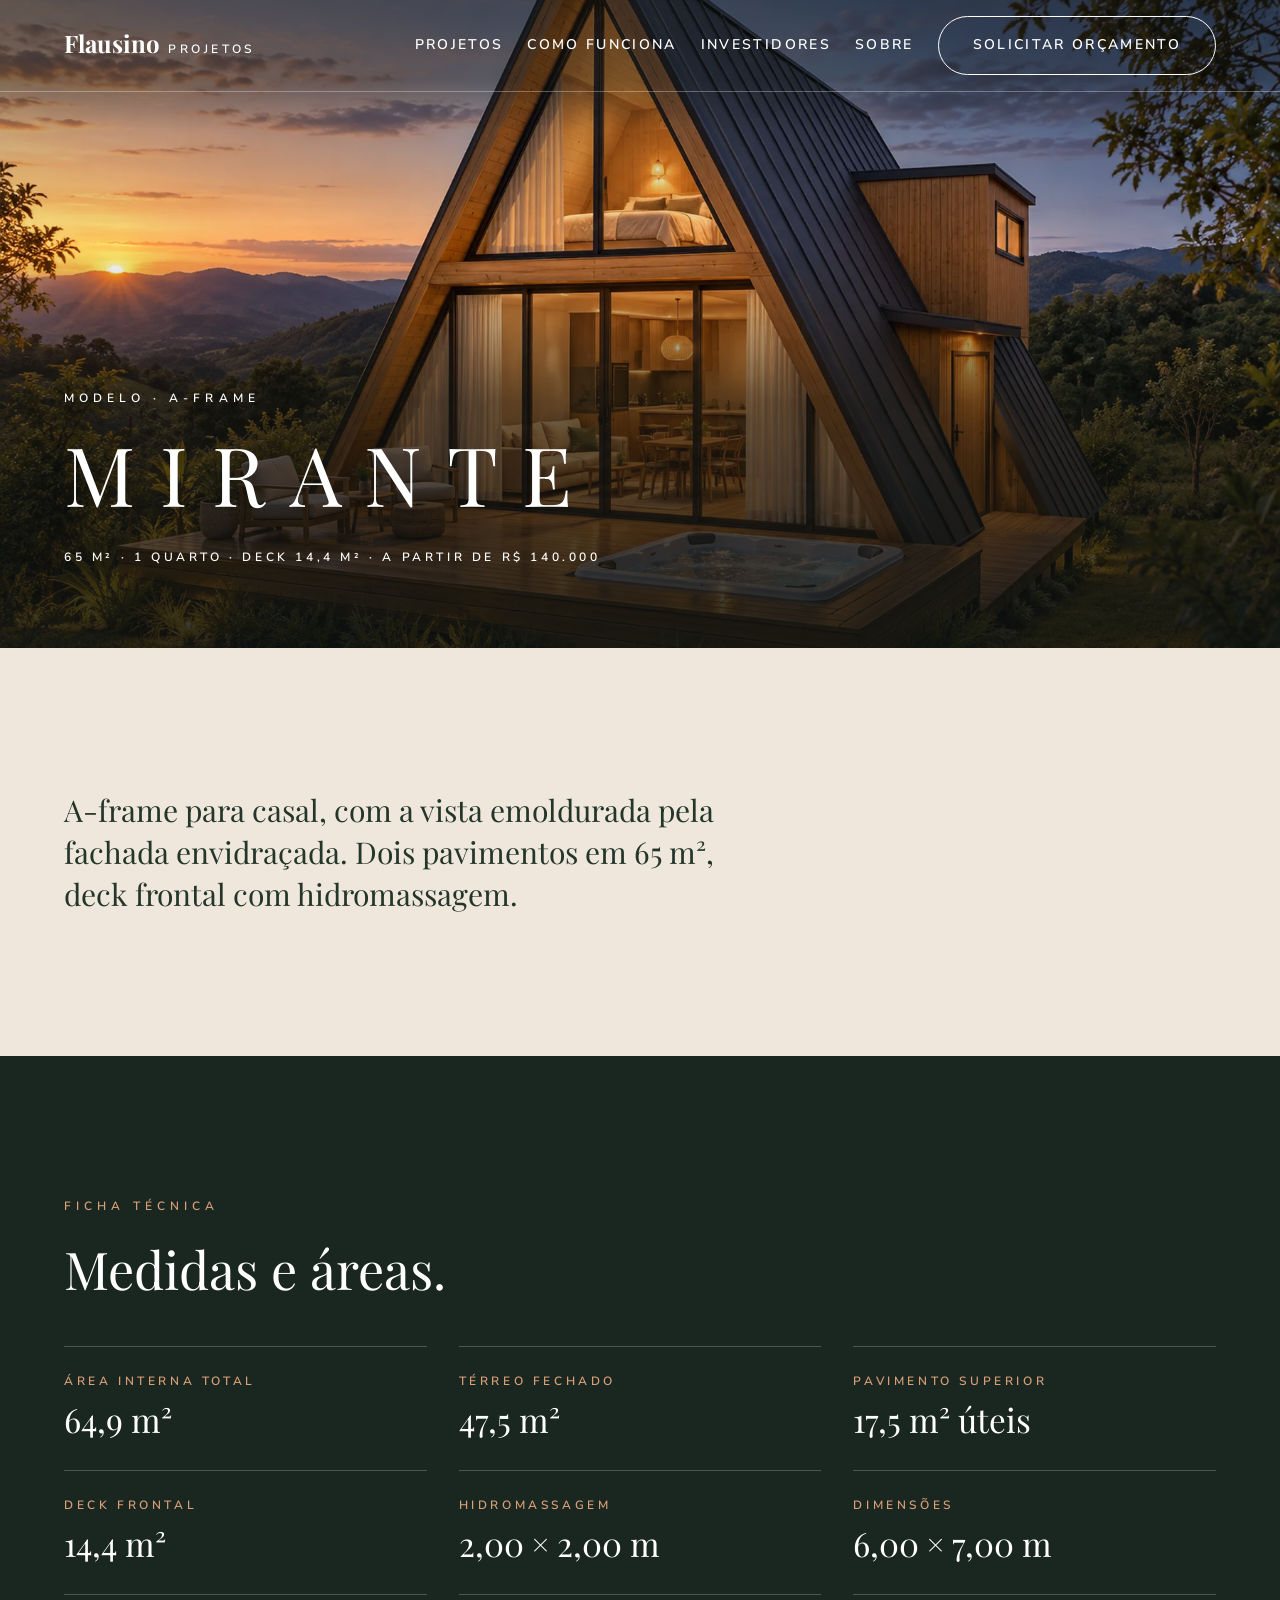
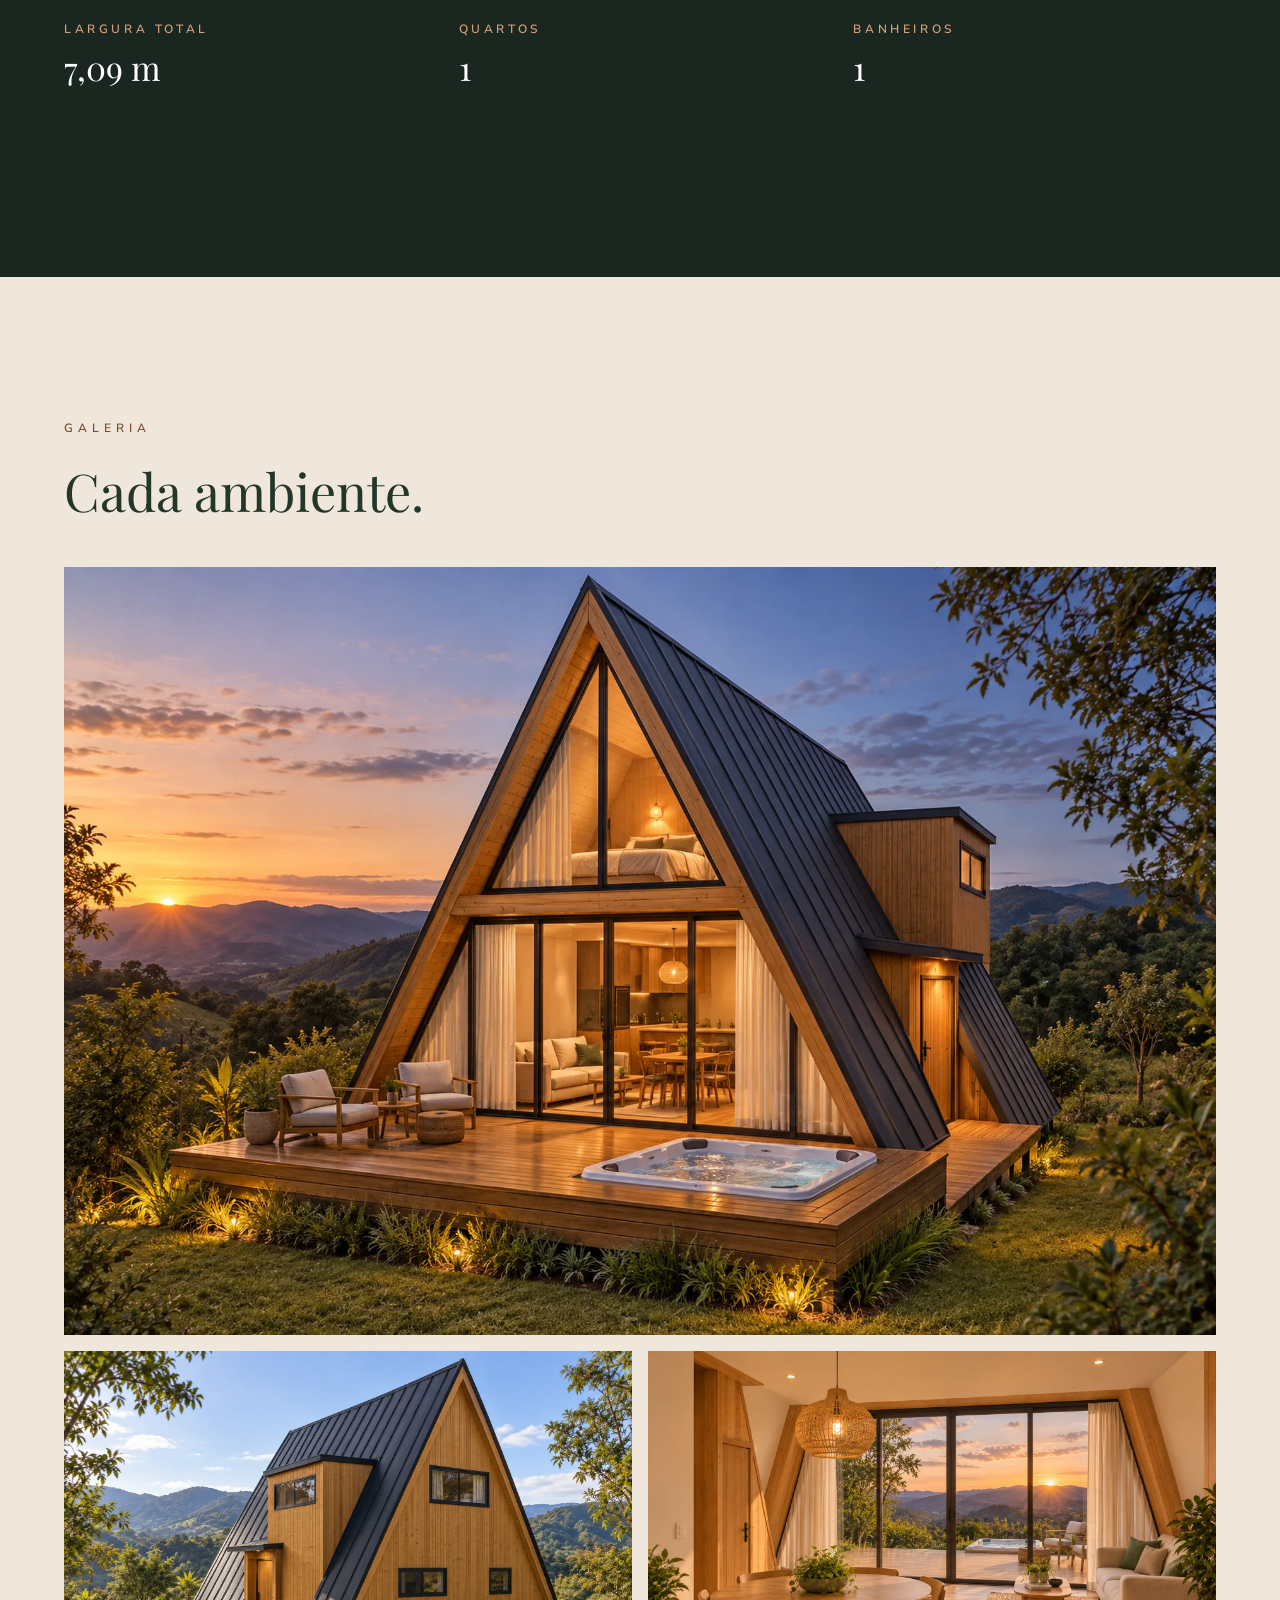
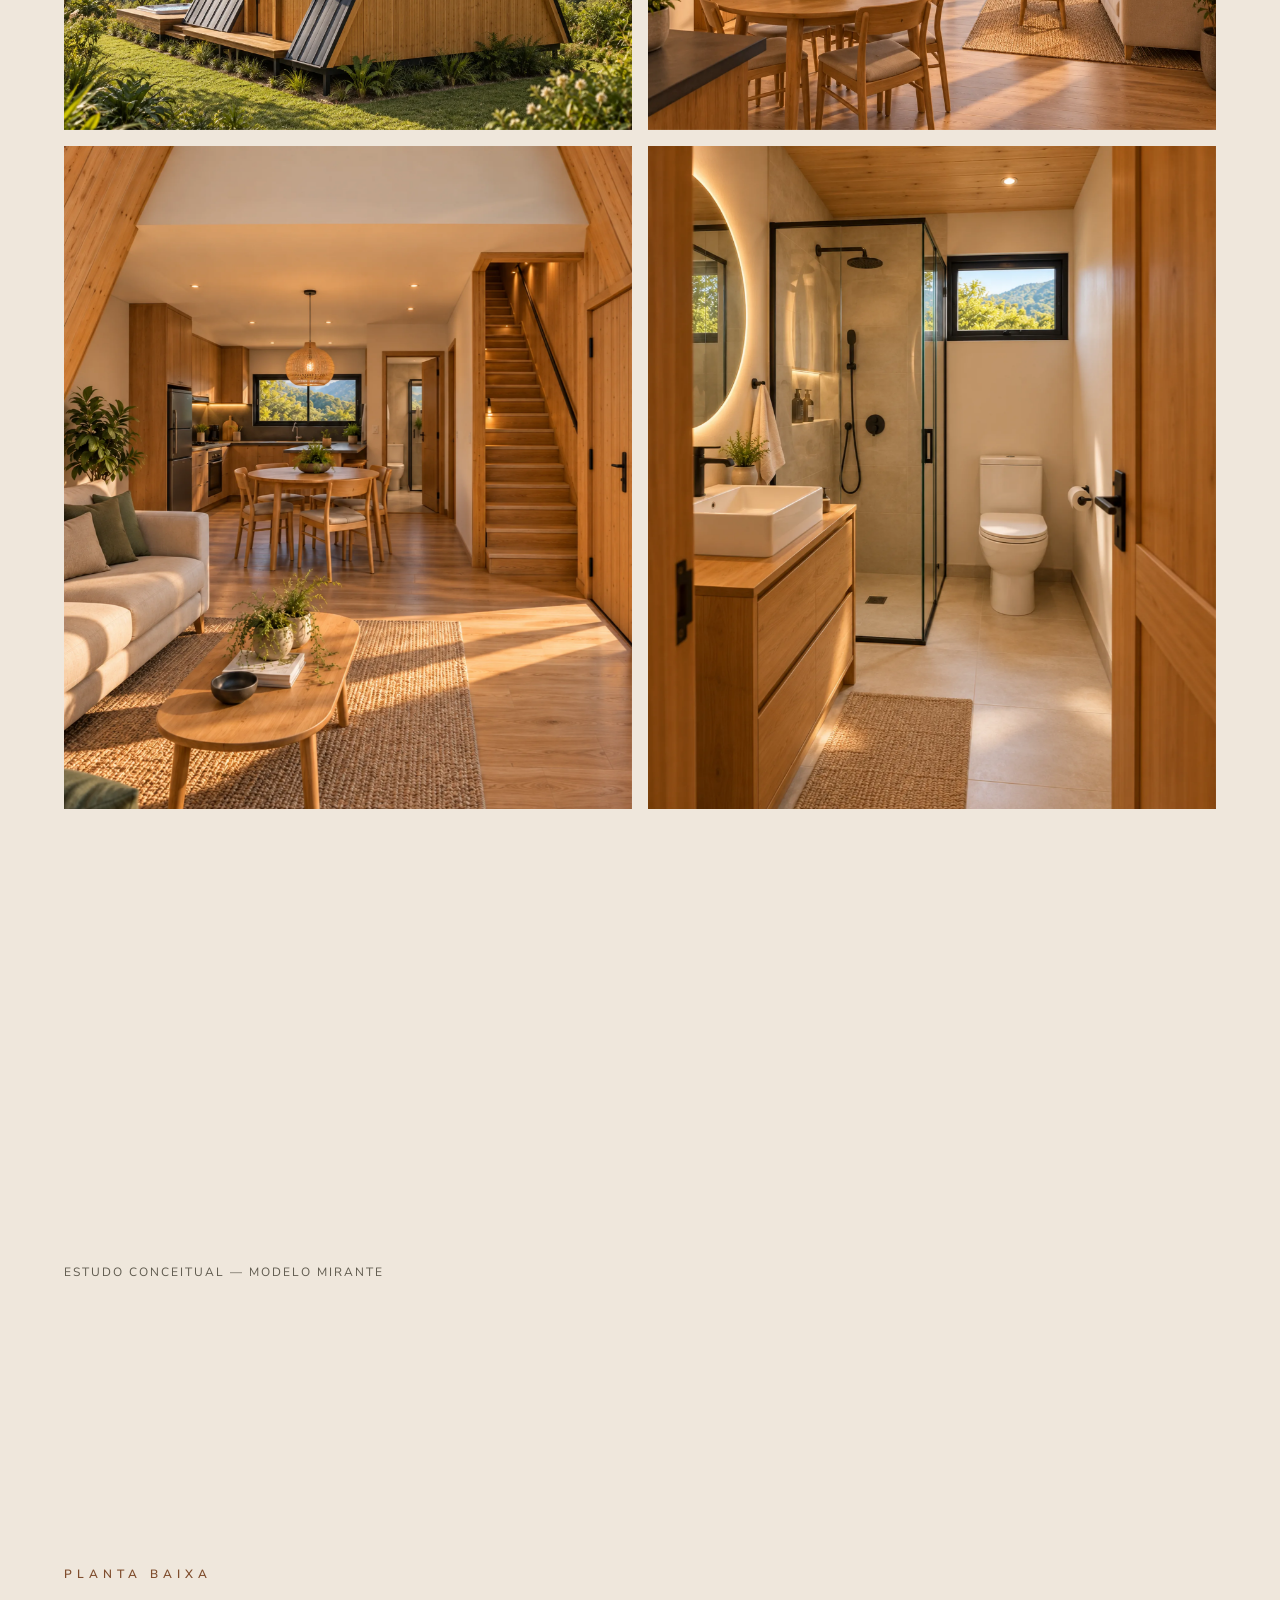
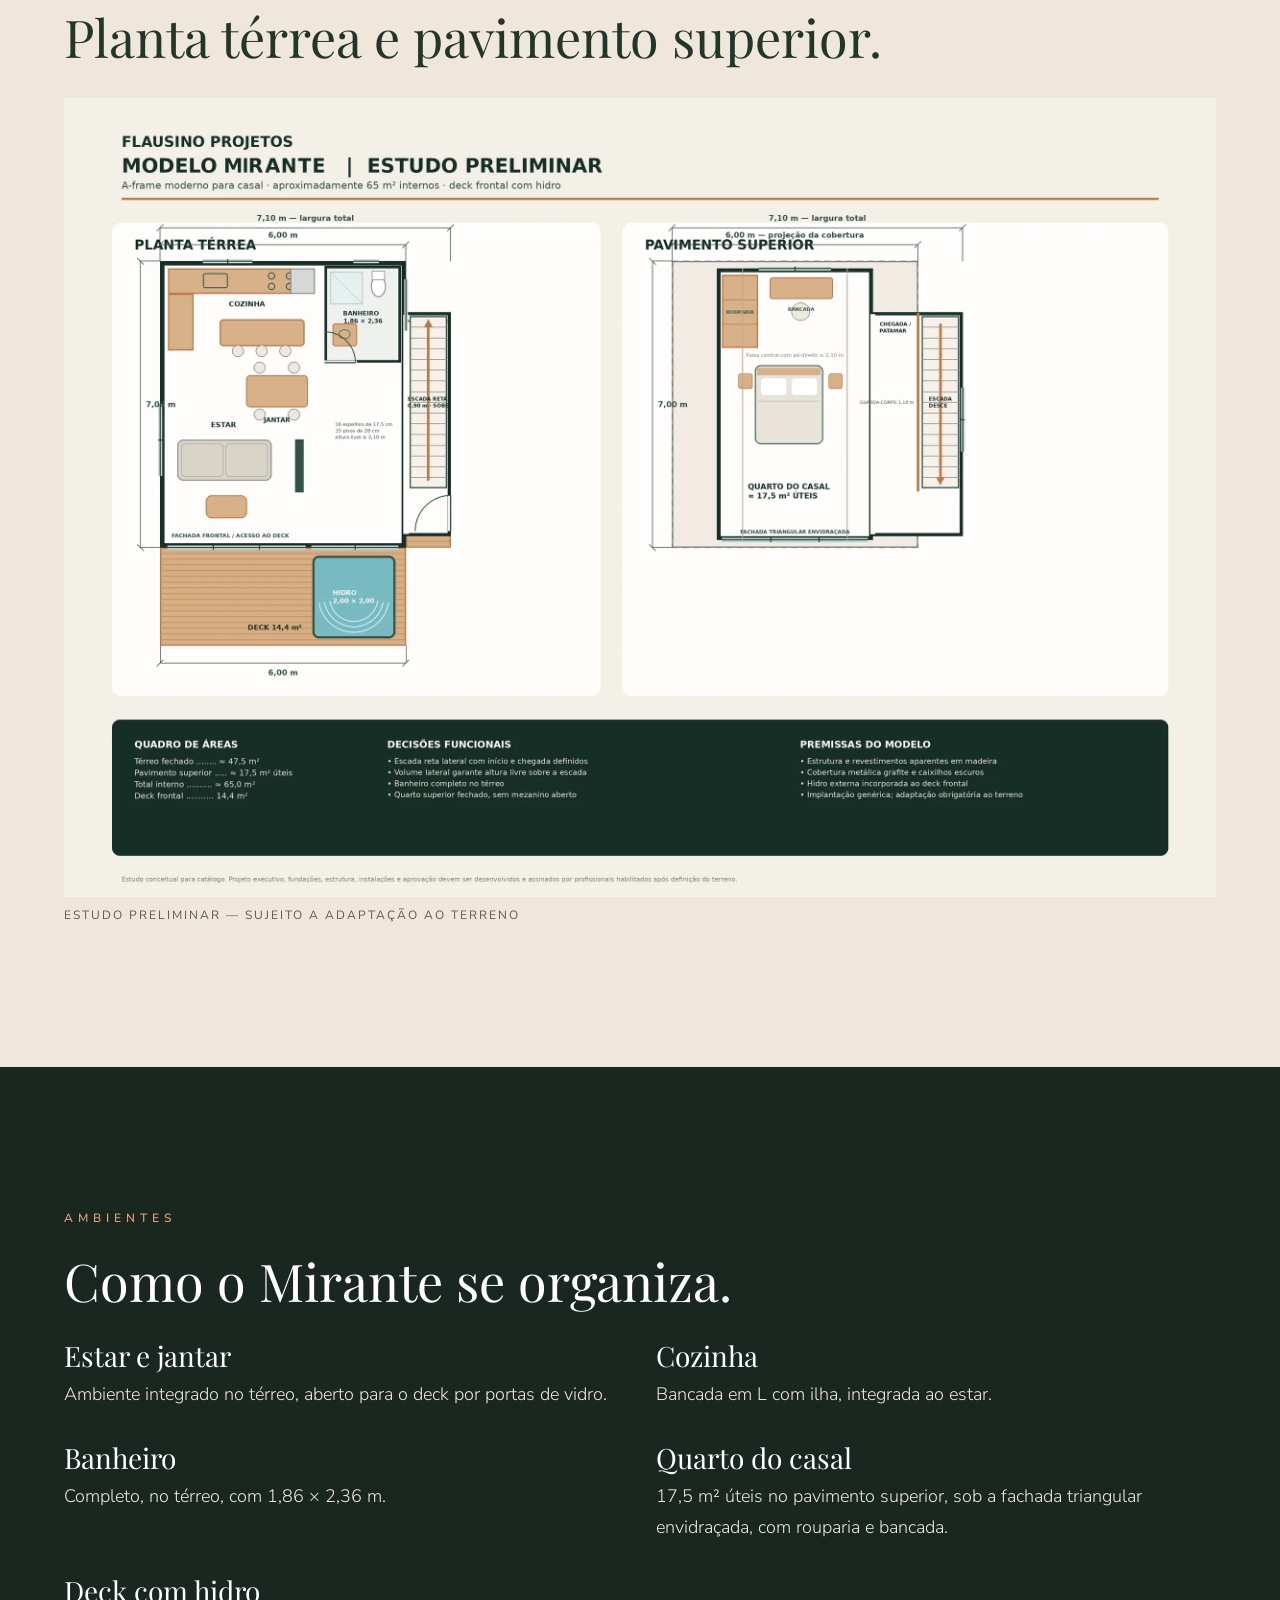
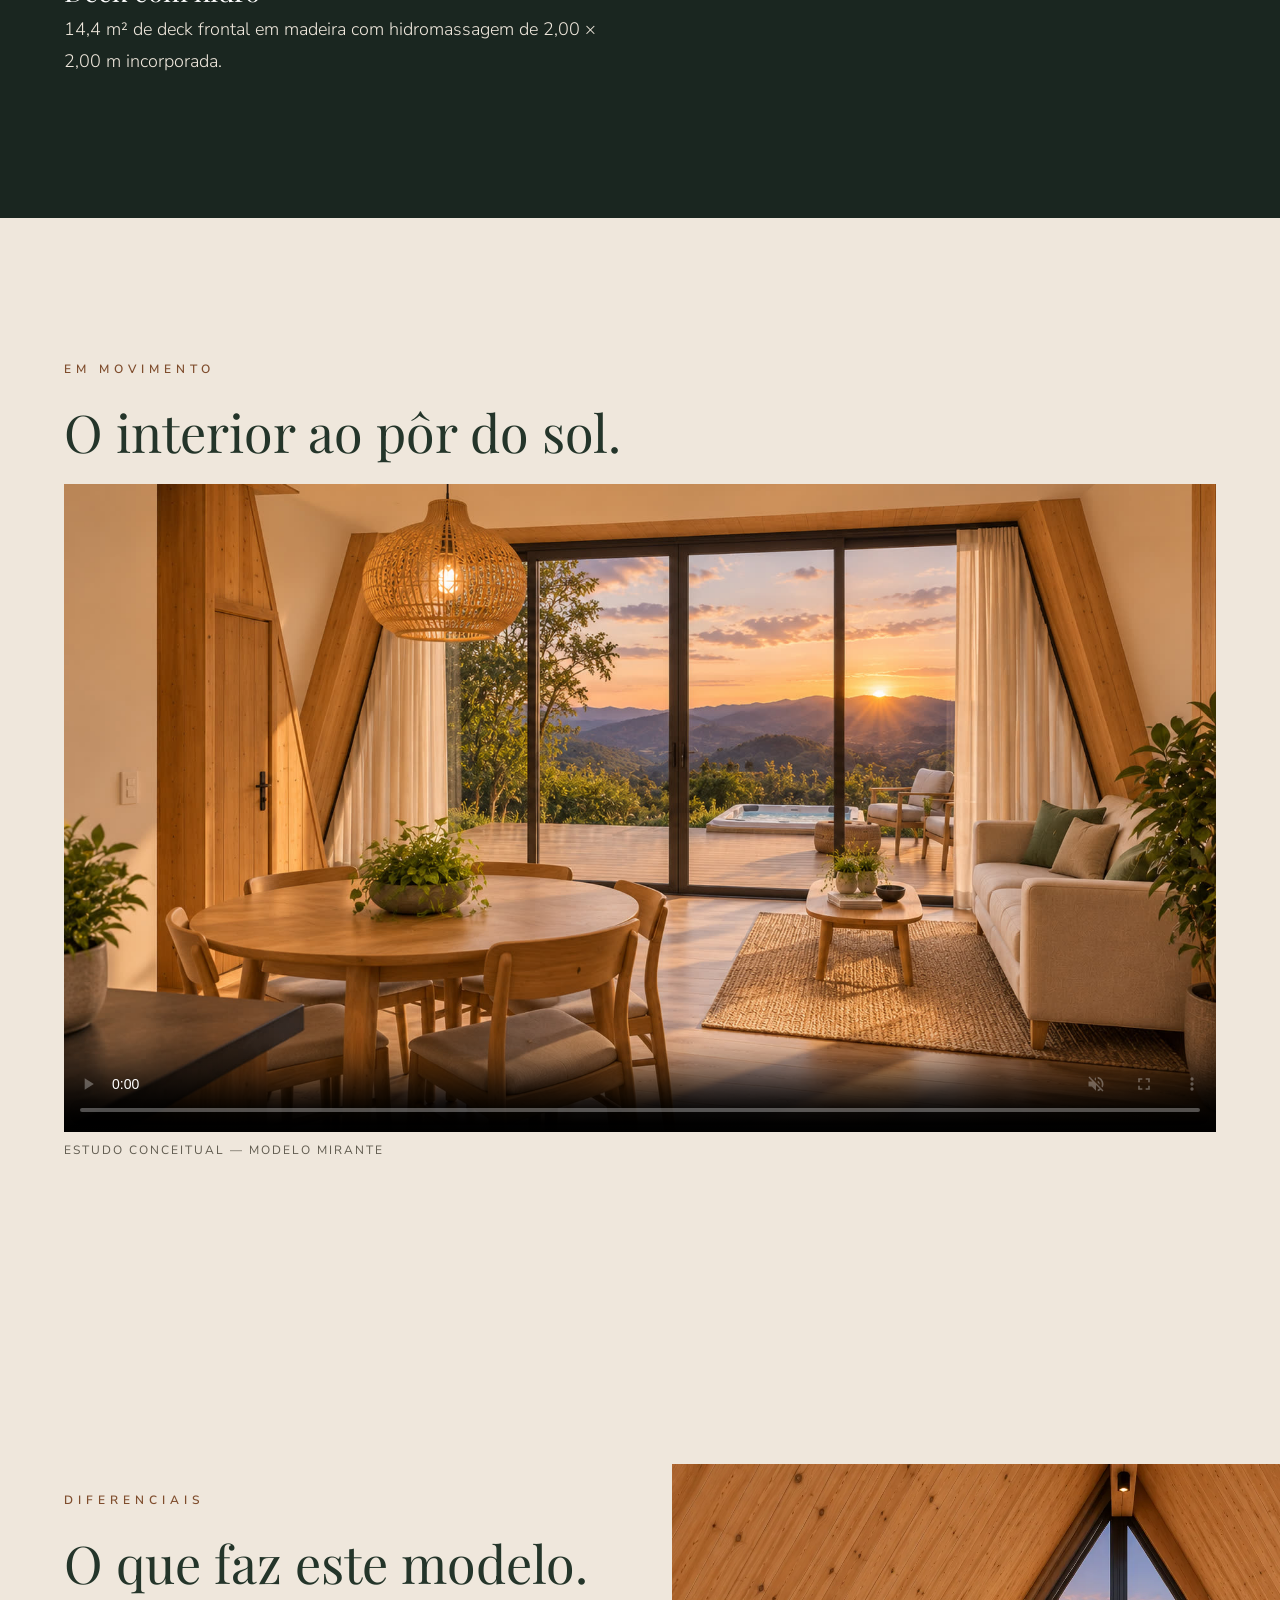
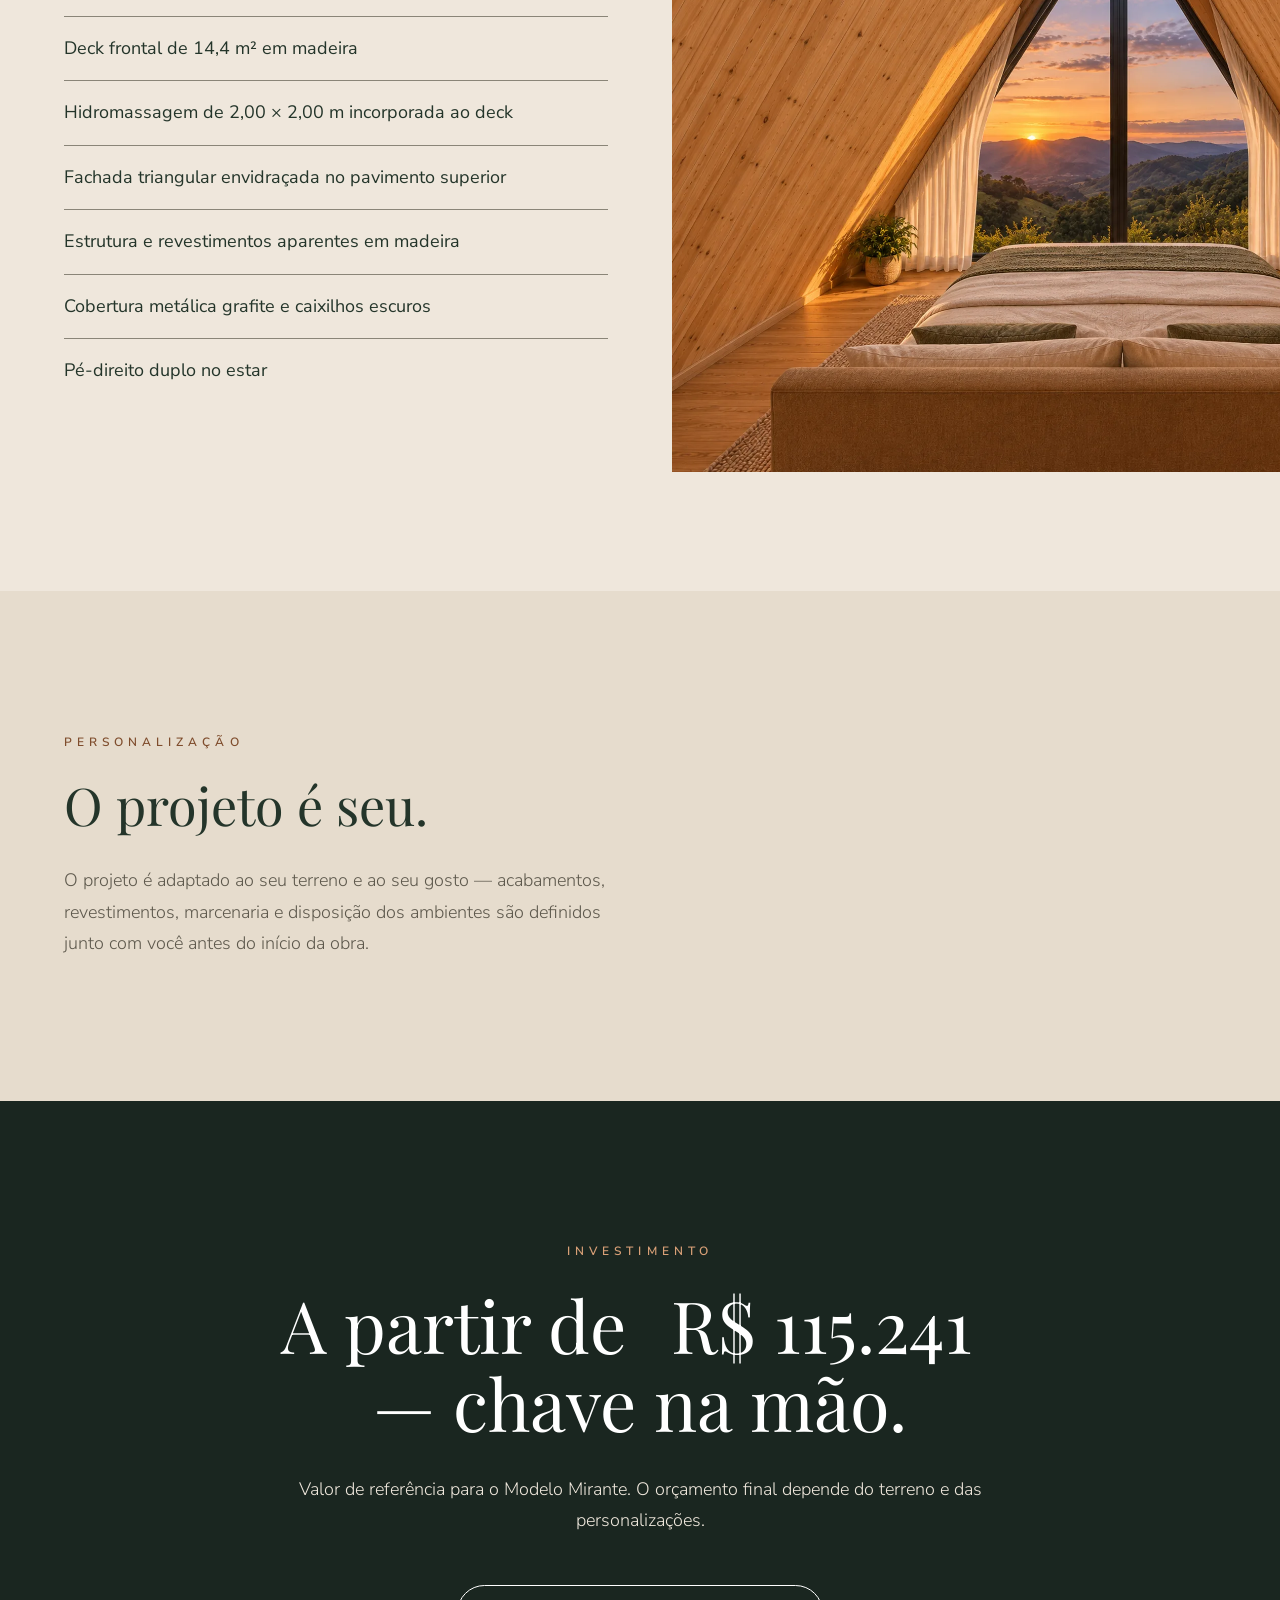
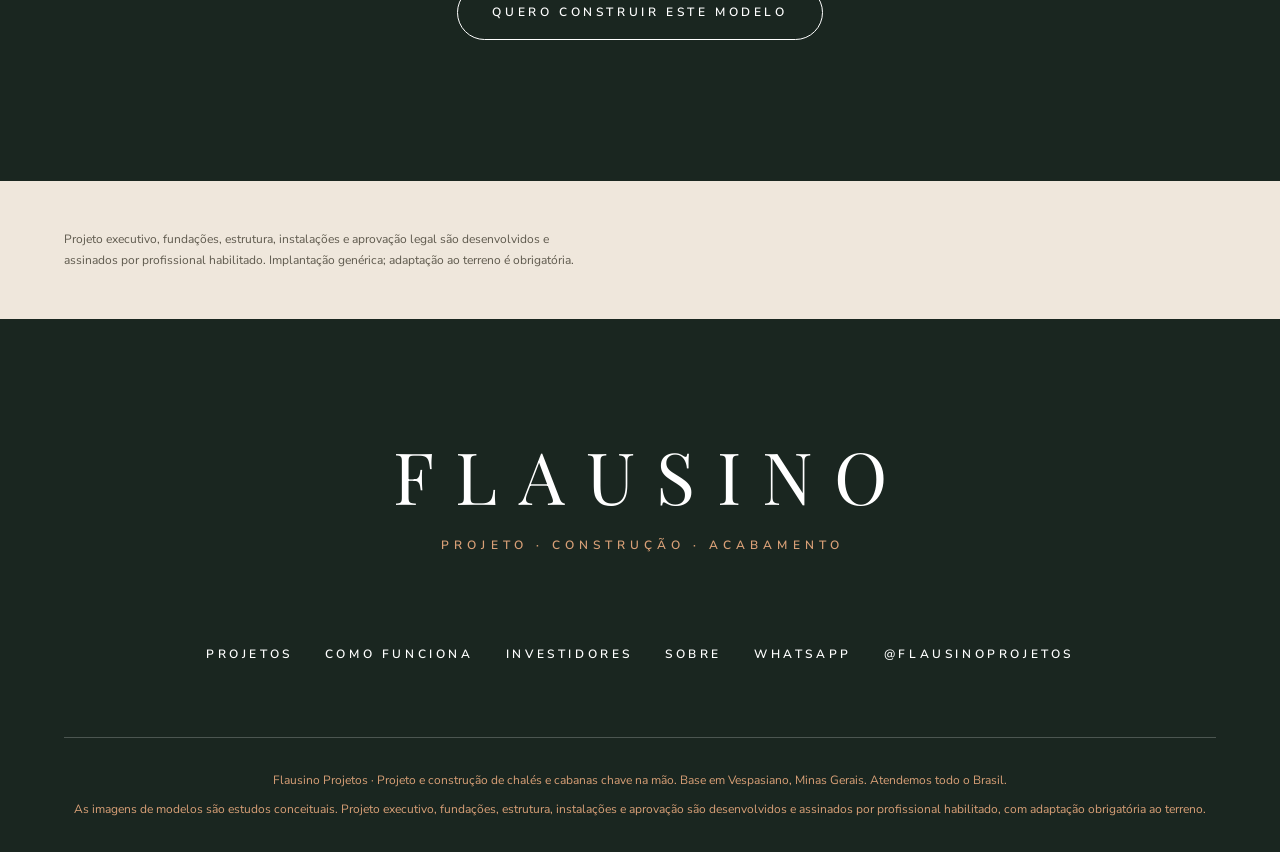
<file: modelos/mirante.html>
<!DOCTYPE html>
<html lang="pt-BR" class="sem-js">
<head>
  <script>(function (h) {
    h.className = h.className.replace('sem-js', 'com-js');
    /* Pré-visualização: ?movimento no endereço liga os efeitos mesmo com
       "Reduzir movimento" ativo no sistema, e vale até fechar a aba. */
    try {
      if (/[?&]movimento\b/.test(location.search)) sessionStorage.setItem('flausino-movimento', '1');
      if (sessionStorage.getItem('flausino-movimento') === '1') h.className += ' movimento-forcado';
    } catch (e) {}
  })(document.documentElement);</script>
  <meta charset="utf-8">
  <meta name="viewport" content="width=device-width, initial-scale=1">
  <title>Mirante — Chalé A-frame de 65 m² com deck e hidro</title>
  <meta name="description" content="Chalé A-frame para casal com 65 m² internos, deck frontal de 14,4 m² e hidromassagem. Veja fotos, planta baixa, medidas e o que está incluso. A partir de R$ 140.000.">
  <link rel="canonical" href="https://flausino.vercel.app/modelos/mirante.html">
  <link rel="icon" href="../assets/img/marca/monograma.png" type="image/png">
  <link rel="apple-touch-icon" href="../assets/img/marca/monograma.png">
  <meta property="og:type" content="website">
  <meta property="og:site_name" content="Flausino Projetos">
  <meta property="og:locale" content="pt_BR">
  <meta property="og:title" content="Mirante — Chalé A-frame de 65 m² com deck e hidro">
  <meta property="og:description" content="Chalé A-frame para casal com 65 m² internos, deck frontal de 14,4 m² e hidromassagem. Veja fotos, planta baixa, medidas e o que está incluso. A partir de R$ 140.000.">
  <meta property="og:url" content="https://flausino.vercel.app/modelos/mirante.html">
  <meta property="og:image" content="https://flausino.vercel.app/assets/img/mirante/exterior-entardecer.jpg">
  <meta name="twitter:card" content="summary_large_image">
  <link rel="preconnect" href="https://fonts.googleapis.com">
  <link rel="preconnect" href="https://fonts.gstatic.com" crossorigin>
  <link href="https://fonts.googleapis.com/css2?family=Nunito+Sans:wght@300;400;600&family=Playfair+Display:wght@400;500;700&display=swap" rel="stylesheet">
  <link rel="stylesheet" href="../assets/css/tokens.css">
  <link rel="stylesheet" href="../assets/css/base.css">
  <link rel="stylesheet" href="../assets/css/componentes.css">
  <link rel="stylesheet" href="../assets/css/paginas.css">
  <link rel="stylesheet" href="../assets/css/animacoes.css">
</head>
<body>
  <a class="pular-para-conteudo" href="#conteudo">Pular para o conteúdo</a>

  <header class="cabecalho cabecalho--sobre-foto">
    <div class="envelope cabecalho__interno">
      <a class="cabecalho__marca" href="../index.html" aria-label="Flausino Projetos — início">
        <span class="marca__nome">Flausino</span>
        <span class="marca__sufixo">Projetos</span>
      </a>
      <nav class="navegacao" aria-label="Principal">
        <a href="../projetos.html" aria-current="page">Projetos</a>
        <a href="../como-funciona.html">Como funciona</a>
        <a href="../investidores.html">Investidores</a>
        <a href="../sobre.html">Sobre</a>
        <a class="pill" href="../orcamento.html">Solicitar orçamento</a>
      </nav>
      <button class="menu-botao" aria-expanded="false" aria-controls="menu-movel">Menu</button>
    </div>
    <nav class="menu-movel envelope" id="menu-movel" data-aberto="false" aria-label="Principal (mobile)">
      <a href="../projetos.html" aria-current="page">Projetos</a>
      <a href="../como-funciona.html">Como funciona</a>
      <a href="../investidores.html">Investidores</a>
      <a href="../sobre.html">Sobre</a>
      <a href="../orcamento.html">Solicitar orçamento</a>
    </nav>
  </header>

  <main id="conteudo" tabindex="-1">
    <section class="banner">
      <picture class="banner__foto">
        <source srcset="../assets/img/mirante/exterior-entardecer.webp" type="image/webp">
        <img src="../assets/img/mirante/exterior-entardecer.jpg" width="1800" height="1200" fetchpriority="high"
             alt="Chalé A-frame Mirante ao entardecer, com deck de madeira, hidromassagem e vista para as montanhas">
      </picture>
      <div class="envelope banner__conteudo">
        <span class="rotulo">Modelo · A-frame</span>
        <h1 class="banner__nome nome-espacado">Mirante</h1>
        <p class="banner__fatos"><span class="fato">65 m²</span> · <span class="fato">1 quarto</span> · <span class="fato">deck 14,4 m²</span> · <span class="fato">A partir de R$ 140.000</span></p>
      </div>
    </section>

    <section class="secao">
      <div class="envelope">
        <p class="corpo corpo--destaque">A-frame para casal, com a vista emoldurada pela fachada
          envidraçada. Dois pavimentos em 65 m², deck frontal com hidromassagem.</p>
      </div>
    </section>

    <section class="secao secao--escura">
      <div class="envelope">
        <span class="rotulo">Ficha técnica</span>
        <h2 class="titulo">Medidas e áreas.</h2>
        <dl class="ficha">
          <div><dt>Área interna total</dt><dd><span data-contar>65,0 m²</span></dd></div>
          <div><dt>Térreo fechado</dt><dd><span data-contar>47,5 m²</span></dd></div>
          <div><dt>Pavimento superior</dt><dd><span data-contar>17,5 m² úteis</span></dd></div>
          <div><dt>Deck frontal</dt><dd><span data-contar>14,4 m²</span></dd></div>
          <div><dt>Hidromassagem</dt><dd>2,00 × 2,00 m</dd></div>
          <div><dt>Dimensões</dt><dd>6,00 × 7,00 m</dd></div>
          <div><dt>Largura total</dt><dd><span data-contar>7,10 m</span></dd></div>
          <div><dt>Quartos</dt><dd>1</dd></div>
          <div><dt>Banheiros</dt><dd>1</dd></div>
        </dl>
      </div>
    </section>

    <section class="secao">
      <div class="envelope">
        <span class="rotulo">Galeria</span>
        <h2 class="titulo">Cada ambiente.</h2>
        <div class="galeria__grade" data-galeria></div>
        <p class="legenda-estudo">Estudo conceitual — Modelo Mirante</p>
      </div>
    </section>

    <section class="secao">
      <div class="envelope">
        <span class="rotulo">Planta baixa</span>
        <h2 class="titulo">Planta térrea e pavimento superior.</h2>
        <figure class="planta">
          <picture>
            <source srcset="../assets/img/mirante/planta.webp" type="image/webp">
            <img src="../assets/img/mirante/planta.jpg" width="2400" height="1666" loading="lazy"
                 alt="Planta baixa do Mirante: térreo com estar, jantar, cozinha, banheiro e escada reta; pavimento superior com quarto do casal, rouparia e bancada; deck frontal com hidromassagem">
          </picture>
          <figcaption class="legenda-estudo">Estudo preliminar — sujeito a adaptação ao terreno</figcaption>
        </figure>
      </div>
    </section>

    <section class="secao secao--escura">
      <div class="envelope">
        <span class="rotulo">Ambientes</span>
        <h2 class="titulo">Como o Mirante se organiza.</h2>
        <ul class="ambientes"><!-- um <li> por item de PROJETOS[].ambientes --></ul>
      </div>
    </section>

    <section class="secao">
      <div class="envelope">
        <span class="rotulo">Em movimento</span>
        <h2 class="titulo">O interior ao pôr do sol.</h2>
        <video class="video-ambiente" autoplay muted loop playsinline controls
               poster="../assets/img/mirante/jantar-vista.jpg"
               src="../assets/video/mirante-interior.mp4"
               aria-label="Interior do Mirante ao pôr do sol, em vídeo"></video>
        <p class="legenda-estudo">Estudo conceitual — Modelo Mirante</p>
      </div>
    </section>

    <section class="secao">
      <div class="envelope duas-colunas">
        <div data-revelar>
          <span class="rotulo">Diferenciais</span>
          <h2 class="titulo">O que faz este modelo.</h2>
          <ul class="lista-filete">
            <li>Deck frontal de 14,4 m² em madeira</li>
            <li>Hidromassagem de 2,00 × 2,00 m incorporada ao deck</li>
            <li>Fachada triangular envidraçada no pavimento superior</li>
            <li>Estrutura e revestimentos aparentes em madeira</li>
            <li>Cobertura metálica grafite e caixilhos escuros</li>
            <li>Pé-direito duplo no estar</li>
          </ul>
        </div>
        <picture>
          <source srcset="../assets/img/mirante/quarto-vista.webp" type="image/webp">
          <img src="../assets/img/mirante/quarto-vista.jpg" width="1800" height="1200" loading="lazy"
               alt="Quarto superior do Mirante emoldurando o pôr do sol pela fachada triangular envidraçada">
        </picture>
      </div>
    </section>

    <section class="secao secao--pergaminho">
      <div class="envelope duas-colunas">
        <div data-revelar hidden data-bloco-inclusos>
          <span class="rotulo">O que está incluso</span>
          <h2 class="titulo">Entregue pronto.</h2>
          <ul class="lista-filete" data-lista-inclusos></ul>
        </div>
        <div data-revelar>
          <span class="rotulo">Personalização</span>
          <h2 class="titulo">O projeto é seu.</h2>
          <p class="corpo">O projeto é adaptado ao seu terreno e ao seu gosto —
            acabamentos, revestimentos, marcenaria e disposição dos ambientes são
            definidos junto com você antes do início da obra.</p>
        </div>
      </div>
    </section>

    <section class="secao secao--escura">
      <div class="envelope centralizado">
        <span class="rotulo">Investimento</span>
        <h2 class="titulo-display">A partir de <span data-contar>R$ 140.000</span> — chave na mão.</h2>
        <p class="corpo">Valor de referência para o Modelo Mirante. O orçamento final
          depende do terreno e das personalizações.</p>
        <div class="grupo-pills">
          <a class="pill pill--claro" data-whatsapp data-modelo="Mirante"
             data-fallback="../orcamento.html" href="#">
            Quero construir este modelo</a>
        </div>
      </div>
    </section>

    <section class="secao secao--nota">
      <div class="envelope">
        <p class="nota-tecnica">Projeto executivo, fundações, estrutura, instalações
          e aprovação legal são desenvolvidos e assinados por profissional habilitado.
          Implantação genérica; adaptação ao terreno é obrigatória.</p>
      </div>
    </section>
  </main>

  <footer class="rodape">
    <div class="envelope">
      <p class="rodape__marca nome-espacado nome-espacado--centro" aria-hidden="true">Flausino</p>
      <p class="rodape__assinatura">Projeto · Construção · Acabamento</p>
      <nav class="rodape__links" aria-label="Rodapé">
        <a href="../projetos.html">Projetos</a>
        <a href="../como-funciona.html">Como funciona</a>
        <a href="../investidores.html">Investidores</a>
        <a href="../sobre.html">Sobre</a>
        <a data-whatsapp data-origem="geral" href="#">WhatsApp</a>
        <a data-contato="instagram" href="#">@flausinoprojetos</a>
        <a data-contato="email" data-escrever="true" href="#"></a>
      </nav>
      <div class="rodape__nota">
        <p>Flausino Projetos · Projeto e construção de chalés e cabanas chave na mão.
          Base em Vespasiano, Minas Gerais. Atendemos todo o Brasil.</p>
        <p>As imagens de modelos são estudos conceituais. Projeto executivo, fundações,
          estrutura, instalações e aprovação são desenvolvidos e assinados por
          profissional habilitado, com adaptação obrigatória ao terreno.</p>
      </div>
    </div>
  </footer>

  <script src="../assets/js/config.js"></script>
  <script src="../assets/js/contato.js"></script>
  <script src="../assets/js/projetos.js"></script>
  <script>
    (function () {
      // Se projetos.js falhar ao carregar (erro de sintaxe numa edição manual
      // do dono), PROJETOS nunca existe como variável, e um modelo pode ter
      // sido removido ou ter o slug trocado por engano — em qualquer um
      // desses casos, a página deve manter seu conteúdo estático em vez de
      // travar com um erro de script.
      if (typeof PROJETOS === 'undefined') return;
      var modelo = PROJETOS.find(function (p) { return p.slug === 'mirante'; });
      if (!modelo) return;

      // Galeria em linhas justificadas: todas as fotos do modelo, começando
      // pela foto de frente (a capa). Ela repete o banner do topo de propósito:
      // lá divide espaço com o nome e os dados; aqui aparece limpa, sozinha na
      // primeira linha. As demais vão de duas em duas. Cada foto ocupa a largura
      // proporcional ao seu formato (largura/altura), então as fotos de uma
      // linha ficam da mesma altura e nenhuma é cortada. O formato real vem da
      // própria foto, quando ela carrega; até lá vale 3:2.
      var grade = document.querySelector('[data-galeria]');
      var linha = null;
      (modelo.galeria || []).forEach(function (item, i) {
        if (i === 0 || i % 2 === 1) {
          linha = document.createElement('div');
          linha.className = 'galeria__linha';
          grade.appendChild(linha);
        }
        var figura = document.createElement('figure');
        figura.className = 'galeria__item';
        figura.style.setProperty('--proporcao', '1.5');
        figura.innerHTML =
          '<picture>' +
            '<source srcset="../' + escapar(item.arquivo) + '.webp" type="image/webp">' +
            '<img src="../' + escapar(item.arquivo) + '.jpg" width="1800" height="1200" loading="lazy" alt="' + escapar(item.alt) + '">' +
          '</picture>';
        var img = figura.querySelector('img');
        function medir() {
          if (!img.naturalWidth || !img.naturalHeight) return;
          figura.style.setProperty('--proporcao', String(img.naturalWidth / img.naturalHeight));
          img.setAttribute('width', img.naturalWidth);
          img.setAttribute('height', img.naturalHeight);
        }
        if (img.complete) medir(); else img.addEventListener('load', medir);
        linha.appendChild(figura);
      });

      var lista = document.querySelector('.ambientes');
      (modelo.ambientes || []).forEach(function (a) {
        var li = document.createElement('li');
        li.innerHTML = '<h3 class="titulo-p">' + escapar(a.nome) + '</h3>' +
                       '<p class="corpo">' + escapar(a.texto) + '</p>';
        lista.appendChild(li);
      });

      // "O que está incluso" começa oculto na marcação (veja o <div hidden
      // data-bloco-inclusos> acima): um marcador de preenchimento não pode
      // chegar ao visitante em hipótese alguma, nem com JavaScript desligado.
      // O bloco só aparece quando o dono preenche projetos.js com itens de
      // verdade — filtra qualquer coisa vazia ou ainda com [[ ]].
      var blocoInclusos = document.querySelector('[data-bloco-inclusos]');
      var listaInclusos = document.querySelector('[data-lista-inclusos]');
      if (blocoInclusos && listaInclusos) {
        var itensInclusos = (modelo.inclusos || []).filter(function (item) {
          return typeof item === 'string' && item.trim() && item.indexOf('[[') !== 0;
        });
        if (itensInclusos.length) {
          listaInclusos.innerHTML = itensInclusos.map(function (item) {
            return '<li>' + escapar(item) + '</li>';
          }).join('');
          blocoInclusos.hidden = false;
        }
      }

    })();
  </script>
  <script src="../assets/js/vendor/lenis.min.js"></script>
  <script src="../assets/js/main.js"></script>
  <script type="application/ld+json">
  {
    "@context": "https://schema.org",
    "@type": "Product",
    "name": "Mirante",
    "description": "Chalé A-frame chave na mão com 65 m² internos, deck frontal de 14,4 m² e hidromassagem.",
    "image": "https://flausino.vercel.app/assets/img/mirante/exterior-entardecer.jpg",
    "brand": { "@type": "Brand", "name": "Flausino Projetos" },
    "offers": {
      "@type": "Offer",
      "price": "140000",
      "priceCurrency": "BRL",
      "availability": "https://schema.org/InStock",
      "url": "https://flausino.vercel.app/modelos/mirante.html"
    }
  }
  </script>
</body>
</html>
</file>
<file: assets/css/tokens.css>
/* site/assets/css/tokens.css */
:root {
  /* Cor — extraída do monograma da marca */
  --verde-serra:     #24352a;  /* estrutural: fundo escuro, texto, borda */
  --verde-profundo:  #2f4536;  /* borda de ação, hover, superfície secundária */
  --terracota:       #b06f45;  /* acento decorativo e texto >= 24px */
  --terracota-texto: #7f4d2d;  /* rótulo pequeno sobre fundo claro — 5,71:1 no pergaminho, 5,16:1 na areia */
  --terracota-claro: #d9a077;  /* rótulo sobre fundo escuro — 5,72:1 */
  --pergaminho:      #efe7dc;  /* fundo padrão do site */
  --areia:           #e6dccd;  /* faixa clara alternada (secao--pergaminho) */
  --noite:           #1a2620;  /* faixa escura cinematográfica (secao--escura, rodapé) */
  --branco:          #ffffff;  /* formulário e card */
  --cinza-pedra:     #8a8578;  /* borda e texto >= 24px */
  --cinza-texto:     #5e594d;  /* texto secundário pequeno — 5,69:1 no pergaminho, 5,14:1 na areia */
  --carvao:          #222222;

  /* Tipografia */
  --fonte-serif: 'Playfair Display', Georgia, 'Times New Roman', serif;
  --fonte-sans:  'Nunito Sans', -apple-system, BlinkMacSystemFont, 'Segoe UI', sans-serif;

  --texto-legenda:    0.75rem;  /* 12px */
  --texto-rotulo:     0.875rem; /* 14px */
  --texto-corpo:      1.125rem; /* 18px — corpo editorial */
  --texto-corpo-g:    1.25rem;  /* 20px */
  --texto-titulo-p:   1.5rem;   /* 24px */
  --texto-titulo:     1.75rem;  /* 28px */
  --texto-titulo-g:   3.25rem;  /* 52px */
  --texto-display:    3rem;     /* 48px */
  --texto-display-g:  4.5rem;   /* 72px */

  --altura-display: 1.08;
  --altura-corpo:   1.75;
  --altura-ui:      1.50;
  --espaco-caixa-alta: 0.167em;
  --espaco-largo:      0.42em;   /* rótulos e assinatura, como no hero */

  /* Espaço — base 8px */
  --e-1: 8px;   --e-2: 16px;  --e-3: 24px;  --e-4: 32px;
  --e-6: 48px;  --e-8: 64px;  --e-10: 80px; --e-15: 120px;

  --secao-y: clamp(72px, 11vw, 150px);
  --largura-max: 1200px;

  /* Forma */
  --raio-pill: 80px;
  --raio-link: 12px;
  --filete: 1px solid var(--cinza-pedra);
  --filete-escuro: 1px solid rgba(255, 255, 255, 0.22);

  /* Movimento */
  --transicao: 320ms cubic-bezier(0.22, 0.61, 0.36, 1);
}
</file>
<file: assets/css/base.css>
/* site/assets/css/base.css */
*, *::before, *::after { box-sizing: border-box; }
html { -webkit-text-size-adjust: 100%; scroll-behavior: smooth; }
body {
  margin: 0;
  font-family: var(--fonte-sans);
  font-weight: 400;
  font-size: var(--texto-corpo);
  line-height: var(--altura-corpo);
  color: var(--verde-serra);
  background: var(--pergaminho);
}
/* height: auto é obrigatório: as imagens carregam os atributos width/height do
   HTML (que evitam layout shift), e sem isto o max-width encolhe só a largura
   enquanto a altura fica travada no atributo — a imagem sai esmagada. */
img { max-width: 100%; height: auto; display: block; }
video { max-width: 100%; display: block; }
a { color: inherit; }

h1, h2, h3 {
  font-family: var(--fonte-serif);
  font-weight: 400;
  line-height: var(--altura-display);
  margin: 0;
}
p { margin: 0; }

.envelope { width: 100%; max-width: var(--largura-max); margin: 0 auto; padding: 0 var(--e-3); }
.secao {
  padding-block: var(--secao-y);
  /* A foto que sangra para a direita passa da largura da tela de propósito;
     sem corte isso viraria barra de rolagem horizontal. `clip` corta sem criar
     contexto de rolagem; `hidden` fica de reserva para navegador antigo.
     Nada dentro de .secao usa position: sticky, então não há efeito colateral. */
  overflow-x: hidden;
  overflow-x: clip;
}
.secao--pergaminho { background: var(--areia); }
.secao--escura { background: var(--noite); color: var(--branco); }
.secao--escura .corpo { color: var(--pergaminho); }

.titulo-display { font-size: clamp(2.5rem, 6vw, var(--texto-display-g)); text-wrap: balance; }
.titulo         { font-size: clamp(2rem, 4.4vw, var(--texto-titulo-g)); text-wrap: balance; }
.titulo-p       { font-size: var(--texto-titulo); }

.corpo { font-size: var(--texto-corpo); font-weight: 300; color: var(--cinza-texto); max-width: 56ch; }
/* Frase de abertura de página: serifa, maior, sem cinza. */
.corpo--destaque {
  font-family: var(--fonte-serif); font-weight: 400; font-size: clamp(1.375rem, 2.4vw, 1.875rem);
  line-height: 1.4; color: var(--verde-serra); max-width: 38ch;
}
.secao--escura .corpo { color: var(--pergaminho); }

/* Os títulos têm margin 0 de propósito — o ritmo é controlado aqui, não herdado
   do navegador. Sem estas regras o parágrafo encosta no título. */
h1 + .corpo, h2 + .corpo { margin-top: var(--e-4); }
h3 + .corpo { margin-top: var(--e-1); }

.rotulo {
  display: block;
  font-size: var(--texto-legenda);
  font-weight: 600;
  text-transform: uppercase;
  letter-spacing: var(--espaco-largo);
  color: var(--terracota-texto);
  margin-bottom: var(--e-3);
}
.secao--escura .rotulo { color: var(--terracota-claro); }

/* Texto só para leitor de tela e buscadores (ex.: o nome completo no <h1> do
   hero, onde a tela mostra só a marca). */
.visualmente-oculto {
  position: absolute; width: 1px; height: 1px; overflow: hidden;
  clip-path: inset(50%); white-space: nowrap;
}

/* Botão logo depois de um parágrafo precisa de respiro: sem isto a borda da
   pílula encostava na última linha do texto. */
.corpo + .pill, .corpo + .grupo-pills { margin-top: var(--e-3); }
.corpo + .link-seta { margin-top: var(--e-4); }

.duas-colunas {
  display: grid; gap: var(--e-6);
  grid-template-columns: 1fr;
  align-items: center;
}
@media (min-width: 900px) {
  .duas-colunas { grid-template-columns: 1fr 1fr; gap: var(--e-8); }
  /* A foto sangra até a borda da tela, do lado em que ela estiver. Presa
     dentro do envelope de 1200px ela ficava com ~550px numa tela de 1440 e
     sobrava um vazio enorme do outro lado — a página lia como inacabada. Num
     negócio em que a foto É o produto, ela merece a largura inteira.
     A regra olha a POSIÇÃO da foto na grade, não uma classe modificadora:
     assim as seções alternam foto-esquerda / foto-direita só pela ordem da
     marcação, sem ninguém precisar lembrar de acrescentar nada. */
  /* Quem sangra é a IMAGEM, não a <figure>. Sangrar a figura levava a legenda
     junto para fora da tela, e trazê-la de volta não fecha: a porcentagem da
     margem passa a resolver contra a largura já esticada da figura, não contra
     a coluna. Mexendo só no <picture>, a figura e a legenda continuam na
     grade e a conta fica simples. */
  .duas-colunas > picture:first-child {
    margin-left: calc(50% - 50vw);
  }
  .duas-colunas > picture:last-child {
    margin-right: calc(50% - 50vw);
  }
  .duas-colunas > picture { display: block; }
  .duas-colunas > picture img { width: 100%; }
  /* Sem teto de altura: a foto aparece inteira, na proporção dela. O teto de
     560px com object-fit: cover que havia aqui escondia um terço da foto em
     telas grandes (telhado e deck cortados). A coluna de texto é centralizada
     na altura da foto (align-items: center), então não sobra faixa vazia. */
}

.filete { border: 0; border-top: var(--filete); margin: 0; }
.secao--escura .filete { border-top: var(--filete-escuro); }

.pular-para-conteudo {
  position: absolute; left: -9999px;
  background: var(--verde-serra); color: var(--branco); padding: var(--e-2);
}
.pular-para-conteudo:focus { left: var(--e-2); top: var(--e-2); z-index: 100; }

:focus-visible { outline: 2px solid var(--terracota); outline-offset: 3px; }

/* Nome em maiúsculas espaçadas, a mesma voz da marca FLAUSINO do hero. */
.nome-espacado {
  font-family: var(--fonte-serif); font-weight: 400; line-height: 1;
  text-transform: uppercase; letter-spacing: 0.3em;
}
/* Centralizado: o espaço depois da última letra desalinha o nome; o
   padding-left do mesmo tamanho compensa. */
.nome-espacado--centro { padding-left: 0.3em; }
</file>
<file: assets/css/componentes.css>
/* site/assets/css/componentes.css */

/* --- Pill: o único formato de CTA do site. Sempre vazado. --------------- */
.pill {
  display: inline-block;
  background: transparent;
  border: 1px solid var(--verde-serra);
  border-radius: var(--raio-pill);
  color: var(--verde-serra);
  font-family: var(--fonte-sans);
  font-size: var(--texto-legenda);
  font-weight: 600;
  text-transform: uppercase;
  letter-spacing: 0.3em;
  text-decoration: none;
  padding: 16px 34px;
  cursor: pointer;
  transition: background var(--transicao), color var(--transicao);
}
.pill:hover, .pill:focus-visible { background: var(--verde-serra); color: var(--branco); }

.pill--claro { border-color: var(--branco); color: var(--branco); }
.pill--claro:hover, .pill--claro:focus-visible { background: var(--branco); color: var(--verde-serra); }

.grupo-pills { display: flex; flex-wrap: wrap; gap: var(--e-2); }
/* Segunda ação de uma seção: link, não outro botão. */
.link-seta {
  display: inline-flex; align-items: center; gap: var(--e-2);
  font-size: var(--texto-legenda); font-weight: 600;
  text-transform: uppercase; letter-spacing: 0.3em;
  color: inherit; text-decoration: none;
  padding-block: var(--e-1); border-bottom: 1px solid currentColor;
  transition: gap var(--transicao);
}
.link-seta::after { content: '→'; letter-spacing: 0; }
.link-seta:hover, .link-seta:focus-visible { gap: var(--e-3); }
.grupo-pills:has(.link-seta) { align-items: center; gap: var(--e-3) var(--e-6); }

/* --- Cabeçalho ---------------------------------------------------------- */
.cabecalho {
  position: sticky; top: 0; z-index: 50;
  background: var(--pergaminho);
  border-bottom: var(--filete);
  transition: padding var(--transicao);
}
.cabecalho__interno {
  display: flex; align-items: center; justify-content: space-between;
  gap: var(--e-3); padding-block: var(--e-2);
}
.cabecalho--compacto .cabecalho__interno { padding-block: 6px; }
.cabecalho__marca { text-decoration: none; display: flex; align-items: baseline; gap: 8px; }
.marca__nome {
  font-family: var(--fonte-serif); font-size: var(--texto-titulo-p);
  font-weight: 700; color: var(--verde-serra); line-height: 1;
}
.marca__sufixo {
  font-size: var(--texto-legenda); font-weight: 600; text-transform: uppercase;
  letter-spacing: 0.3em; color: var(--terracota-texto);
}
.navegacao { display: none; gap: var(--e-3); align-items: center; }
@media (min-width: 960px) { .navegacao { display: flex; } }
.navegacao a {
  font-size: var(--texto-rotulo); font-weight: 600;
  text-transform: uppercase; letter-spacing: var(--espaco-caixa-alta);
  text-decoration: none; color: var(--cinza-texto);
  transition: color var(--transicao);
}
.navegacao a:hover, .navegacao a[aria-current="page"] { color: var(--verde-serra); }

.menu-botao {
  background: transparent; border: 0; padding: var(--e-1);
  font-size: var(--texto-rotulo); font-weight: 600;
  text-transform: uppercase; letter-spacing: var(--espaco-caixa-alta);
  color: var(--verde-serra); cursor: pointer;
}
@media (min-width: 960px) { .menu-botao { display: none; } }
.menu-movel { display: none; border-top: var(--filete); padding-block: var(--e-3); }
/* Só abre abaixo do breakpoint. Sem o media query, um menu deixado aberto no
   celular reaparece empilhado sob a nav de desktop ao redimensionar a janela. */
@media (max-width: 959px) {
  .menu-movel[data-aberto="true"] { display: block; }
}
.menu-movel a { display: block; padding: var(--e-2) 0; text-decoration: none; }

/* Cabeçalho da home: transparente por cima da foto do hero, com letras
   brancas; volta ao pergaminho (cabecalho--solido, posto pelo main.js) quando a
   foto sai da tela ou o menu do celular abre. Tudo sob .com-js: sem
   JavaScript ninguém tiraria a transparência depois do hero, e sobraria
   texto branco sobre fundo branco — então sem ele fica o cabeçalho normal. */
.com-js .cabecalho--sobre-foto {
  position: fixed; left: 0; right: 0;
  transition: background var(--transicao), border-color var(--transicao), padding var(--transicao);
}
.com-js .cabecalho--sobre-foto:not(.cabecalho--solido) {
  background: transparent; border-bottom-color: rgba(255, 255, 255, 0.3);
}
.com-js .cabecalho--sobre-foto:not(.cabecalho--solido) .marca__nome,
.com-js .cabecalho--sobre-foto:not(.cabecalho--solido) .marca__sufixo,
.com-js .cabecalho--sobre-foto:not(.cabecalho--solido) .navegacao a,
.com-js .cabecalho--sobre-foto:not(.cabecalho--solido) .menu-botao { color: var(--branco); }
.com-js .cabecalho--sobre-foto:not(.cabecalho--solido) .navegacao .pill { border-color: var(--branco); }
.com-js .cabecalho--sobre-foto:not(.cabecalho--solido) .navegacao .pill:hover,
.com-js .cabecalho--sobre-foto:not(.cabecalho--solido) .navegacao .pill:focus-visible {
  background: var(--branco); color: var(--verde-serra);
}

/* --- Card de modelo ----------------------------------------------------- */
.card { display: flex; flex-direction: column; gap: var(--e-2); text-decoration: none; }
.card__figura { overflow: hidden; background: var(--areia); aspect-ratio: 3 / 2; margin-bottom: var(--e-1); }
.card__figura img { width: 100%; height: 100%; object-fit: cover; transition: transform 900ms cubic-bezier(0.16, 1, 0.3, 1); }
.card:hover .card__figura img { transform: scale(1.04); }
.card__nome { font-size: clamp(1.5rem, 2.4vw, 2rem); }
.card__specs {
  display: flex; flex-wrap: wrap; gap: var(--e-1) var(--e-3);
  font-size: var(--texto-legenda); font-weight: 600; text-transform: uppercase;
  letter-spacing: 0.3em; color: var(--cinza-texto);
}
.card__preco { font-family: var(--fonte-serif); font-size: 1.25rem; color: var(--verde-serra); }

.card--aberto .card__figura {
  display: grid; place-items: center;
  border: 1px dashed var(--cinza-pedra); background: var(--areia);
}
.card--aberto .card__figura img { width: 96px; height: auto; object-fit: contain; }
.card--aberto .pill { margin-top: auto; align-self: flex-start; }
.card__etiqueta {
  font-size: var(--texto-legenda); font-weight: 600;
  text-transform: uppercase; letter-spacing: var(--espaco-caixa-alta);
  color: var(--terracota-texto);
}

/* --- Rodapé ------------------------------------------------------------- */
/* Fecha a página como o hero abre: a marca espaçada, a assinatura e uma
   linha de links, sobre a faixa noite. */
.rodape {
  background: var(--noite); color: var(--pergaminho); text-align: center;
  padding-block: var(--e-15) var(--e-4);
}
.rodape__marca { margin: 0; color: var(--branco); font-size: clamp(2rem, 6vw, 4.5rem); }
.rodape__assinatura {
  margin-top: var(--e-3); font-size: var(--texto-legenda); font-weight: 600;
  text-transform: uppercase; letter-spacing: var(--espaco-largo); padding-left: var(--espaco-largo);
  color: var(--terracota-claro);
}
.rodape__links {
  display: flex; flex-wrap: wrap; justify-content: center; gap: var(--e-1) var(--e-4);
  margin-block: var(--e-10) var(--e-8);
}
/* padding-block: alvo de toque de pelo menos 24px. */
.rodape__links a {
  color: var(--branco); text-decoration: none; padding-block: var(--e-1);
  font-size: var(--texto-legenda); font-weight: 600;
  text-transform: uppercase; letter-spacing: 0.3em;
}
.rodape__links a:hover, .rodape__links a:focus-visible { text-decoration: underline; }
/* O main.js esconde o link de contato que ainda não tem dado real. */
.rodape a[hidden] { display: none; }
.rodape__nota {
  display: grid; gap: var(--e-1); padding-top: var(--e-4);
  border-top: var(--filete-escuro);
  font-size: var(--texto-legenda); color: var(--terracota-claro);
}
@media (max-width: 699px) {
  .rodape__assinatura {
    font-size: clamp(0.625rem, 3vw, 0.75rem); letter-spacing: 0.2em; padding-left: 0.2em;
  }
}

/* --- Botão flutuante de WhatsApp (criado pelo main.js) ------------------ */
/* Discreto de propósito: pequeno, redondo, na cor noite com filete claro,
   sem sombra. Nasce invisível e aparece (data-visivel) depois do topo. */
.whats-flutuante {
  position: fixed; right: var(--e-3); bottom: var(--e-3); z-index: 40;
  width: 48px; height: 48px; border-radius: 50%;
  display: grid; place-items: center;
  background: var(--noite); color: var(--branco);
  border: 1px solid rgba(255, 255, 255, 0.3);
  opacity: 0; visibility: hidden; translate: 0 8px;
  transition: opacity var(--transicao), translate var(--transicao),
              visibility var(--transicao), background var(--transicao);
}
.whats-flutuante[data-visivel="true"] { opacity: 0.92; visibility: visible; translate: 0 0; }
.whats-flutuante:hover, .whats-flutuante:focus-visible { background: var(--verde-profundo); opacity: 1; }
.whats-flutuante svg { width: 22px; height: 22px; fill: currentColor; }
@media (max-width: 699px) {
  .whats-flutuante { right: var(--e-2); bottom: var(--e-2); width: 44px; height: 44px; }
  .whats-flutuante svg { width: 20px; height: 20px; }
}
</file>
<file: assets/css/paginas.css>
/* site/assets/css/paginas.css */
/* --- Hero da home: minimalista -------------------------------------------
   Referência: ecomorada.com.br. Foto em tela cheia e, no centro, só a marca.
   Com JavaScript o cabeçalho fica transparente por cima (cabecalho--sobre-
   foto) e o hero ocupa a tela inteira; sem JavaScript o cabeçalho é o branco
   de sempre e o hero ocupa a tela menos ele. */
.hero {
  position: relative; overflow: hidden;
  min-height: calc(100vh - 80px); min-height: calc(100svh - 80px);
  display: grid; place-items: center; text-align: center;
  background: var(--verde-serra);   /* aparece só enquanto a foto carrega */
}
.com-js .hero { min-height: 100vh; min-height: 100svh; }
.hero__slides { position: absolute; inset: 0; z-index: 0; }
/* Cada slide é um <picture> empilhado e alternado só por opacidade. O
   primeiro já nasce ativo no HTML: sem JavaScript ele fica visível para
   sempre e os demais, transparentes — o fallback são, sem depender de JS. */
.hero__slide {
  position: absolute; inset: 0; width: 100%; height: 100%;
  opacity: 0; z-index: 0;
  transition: opacity 1200ms ease;
}
/* --foco / --foco-m: ver o comentário no HTML do hero. Tela larga corta em
   cima/embaixo; tela em pé (celular) corta nos lados. */
.hero__slide img {
  width: 100%; height: 100%; object-fit: cover; display: block;
  object-position: var(--foco, 50% 50%);
}
@media (max-aspect-ratio: 1/1) {
  .hero__slide img { object-position: var(--foco-m, 50% 50%); }
}
/* O slide que entra pinta por cima do que sai (z-index sobe com a opacidade). */
.hero__slide--ativo { opacity: 1; z-index: 1; }
/* Aproximação lenta enquanto a foto está na tela. O slide que está saindo
   (--saindo) continua a animação até sumir, para não "voltar" ao tamanho
   original no meio do crossfade. 7,5s = 6s na tela + 1,2s de troca. */
.com-js .hero__slide--ativo img,
.com-js .hero__slide--saindo img { animation: hero-aproximar 7.5s linear both; }
.hero__slide--saindo { z-index: 0; }
@keyframes hero-aproximar { from { scale: 1; } to { scale: 1.06; } }

/* Sombra neutra: mais forte no alto (onde o cabeçalho transparente fica por
   cima da foto) e embaixo, leve no resto, e uma faixa suave no centro para a
   marca. Opacidades medidas contra as 5 fotos para o branco passar em AA. */
.hero__veu {
  position: absolute; inset: 0; z-index: 1;
  background:
    radial-gradient(ellipse var(--veu-l, 46%) var(--veu-a, 22%) at 50% 50%,
      rgba(14, 18, 16, 0.48) 0%,
      rgba(14, 18, 16, 0.32) 60%,
      rgba(14, 18, 16, 0.00) 100%),
    linear-gradient(to bottom,
      rgba(14, 18, 16, 0.55) 0%,
      rgba(14, 18, 16, 0.22) 16%,
      rgba(14, 18, 16, 0.12) 40%,
      rgba(14, 18, 16, 0.12) 65%,
      rgba(14, 18, 16, 0.40) 100%);
}
@media (max-aspect-ratio: 1/1) { .hero__veu { --veu-l: 90%; --veu-a: 20%; } }
.hero__marca { position: relative; z-index: 2; color: var(--branco); padding-inline: var(--e-2); }
/* A marca em letras finas e bem espaçadas. O padding-left igual ao
   letter-spacing compensa o espaço que sobra depois da última letra, para o
   nome ficar centrado de verdade. */
.hero__nome {
  margin: 0; font-family: var(--fonte-serif); font-weight: 400;
  font-size: clamp(1.75rem, 5.4vw, 4.9rem); line-height: 1;
  text-transform: uppercase;
  letter-spacing: 0.42em; padding-left: 0.42em;
}
.hero__assinatura {
  margin: var(--e-3) 0 0; font-size: var(--texto-legenda); font-weight: 600;
  text-transform: uppercase; letter-spacing: 0.5em; padding-left: 0.5em;
}
@media (max-width: 699px) {
  .hero__nome { letter-spacing: 0.3em; padding-left: 0.3em; }
  /* "Projeto · Construção · Acabamento" tem de caber numa linha até em
     celular de 320px: espaçamento menor e tamanho que acompanha a tela. */
  .hero__assinatura {
    font-size: clamp(0.625rem, 3vw, 0.75rem);
    letter-spacing: 0.2em; padding-left: 0.2em;
  }
}
/* Entrada: a marca surge devagar, depois a assinatura. Com "Reduzir
   movimento" vira instantânea (regra global em animacoes.css). */
.com-js .hero__nome { animation: hero-surgir 1.6s cubic-bezier(0.16, 1, 0.3, 1) 0.2s both; }
.com-js .hero__assinatura { animation: hero-surgir 1.6s cubic-bezier(0.16, 1, 0.3, 1) 0.6s both; }
@keyframes hero-surgir { from { opacity: 0; letter-spacing: 0.6em; } }

/* --- Banner de página: a versão menor do hero ------------------------------
   Toda página interna abre com uma foto grande e o cabeçalho transparente
   por cima (cabecalho--sobre-foto). O texto fica embaixo, à esquerda, sobre
   uma sombra que só escurece o alto (cabeçalho) e a base (texto). */
.banner {
  position: relative; overflow: hidden; display: flex; align-items: flex-end;
  min-height: 72vh; min-height: 72svh;
  color: var(--branco); background: var(--noite);
}
.banner--baixo { min-height: 52vh; min-height: 52svh; }
.banner__foto { position: absolute; inset: 0; }
.banner__foto img {
  width: 100%; height: 100%; object-fit: cover;
  object-position: var(--foco, 50% 50%);
}
/* O alto segue o do hero (céu quase limpo), mas o cabeçalho transparente tem
   uma faixa fixa de 80px mais firme: ela não encolhe quando o banner é baixo,
   e as letras do menu passam em 4,5:1 sobre as oito fotos (medido). */
.banner::after {
  content: ''; position: absolute; inset: 0; z-index: 1;
  background: linear-gradient(to bottom,
    rgba(14, 18, 16, 0.60) 0,
    rgba(14, 18, 16, 0.52) 80px,
    rgba(14, 18, 16, 0.22) max(16%, 130px),
    rgba(14, 18, 16, 0.00) 38%,
    rgba(14, 18, 16, 0.60) 62%,
    rgba(14, 18, 16, 0.85) 100%);
}
/* Banner baixo (Orçamento): com menos altura, o nome fica mais no alto,
   onde a sombra comum ainda é fraca. Aqui ela começa a escurecer antes. */
.banner--baixo::after {
  background: linear-gradient(to bottom,
    rgba(14, 18, 16, 0.60) 0,
    rgba(14, 18, 16, 0.52) 80px,
    rgba(14, 18, 16, 0.30) max(16%, 130px),
    rgba(14, 18, 16, 0.45) 45%,
    rgba(14, 18, 16, 0.70) 70%,
    rgba(14, 18, 16, 0.85) 100%);
}
.banner__conteudo { position: relative; z-index: 2; padding-block: var(--e-15) var(--e-10); }
.banner .rotulo { color: var(--branco); }
.banner__nome { margin: 0; font-size: clamp(2.25rem, 6.4vw, 5.5rem); }
.banner__titulo {
  margin-top: var(--e-3); font-size: clamp(1.25rem, 2.4vw, 1.75rem);
  line-height: 1.3; max-width: 30ch;
}
.banner__fatos {
  margin-top: var(--e-4); font-size: var(--texto-legenda); font-weight: 600;
  text-transform: uppercase; letter-spacing: 0.3em;
}
.banner__fatos .fato { white-space: nowrap; }
@media (max-width: 699px) {
  .banner__nome { letter-spacing: 0.2em; }
  .banner__conteudo { padding-block: var(--e-15) var(--e-8); }
}

/* --- Home: abertura, título de seção e fechamento --------------------------- */
.abertura .titulo-display, .fechamento .titulo-display { max-width: 20ch; margin-inline: auto; }
.centralizado .grupo-pills { justify-content: center; margin-top: var(--e-6); }
.titulo-secao { padding-bottom: var(--e-10); }

/* --- Painel de modelo: foto em tela cheia com o nome espaçado ----------------
   Tela em pé (celular): a foto aparece inteira (3:2) e o texto vem embaixo
   sobre a noite. Tela deitada: a foto ocupa a tela e o texto vai por cima,
   embaixo à esquerda, sobre a sombra. */
.painel { position: relative; background: var(--noite); color: var(--branco); overflow: hidden; }
.painel__foto img { width: 100%; height: auto; }
.painel__conteudo { display: grid; gap: var(--e-4); padding: var(--e-6) var(--e-3) var(--e-10); }
.painel__contagem {
  font-family: var(--fonte-serif); font-size: 0.9375rem; letter-spacing: 0.3em;
  margin-bottom: var(--e-2);
}
.painel .rotulo { color: var(--terracota-claro); }
.painel__nome { font-size: clamp(2.25rem, 6vw, 5.25rem); margin: var(--e-1) 0 var(--e-3); }
.painel__conteudo .link-seta { justify-self: start; }
.painel__preco { font-family: var(--fonte-serif); font-size: 1.5rem; }
@media (min-aspect-ratio: 1/1) and (min-width: 700px) {
  .painel { min-height: 92vh; display: flex; align-items: flex-end; }
  .painel__foto { position: absolute; inset: 0; }
  .painel__foto img { height: 100%; object-fit: cover; object-position: var(--foco, 50% 50%); }
  .painel::after {
    content: ''; position: absolute; inset: 0; z-index: 1;
    background:
      linear-gradient(to top, rgba(14, 18, 16, 0.85) 0%, rgba(14, 18, 16, 0.40) 38%, rgba(14, 18, 16, 0) 62%),
      linear-gradient(to right, rgba(14, 18, 16, 0.35) 0%, rgba(14, 18, 16, 0) 55%);
  }
  .painel__conteudo {
    position: relative; z-index: 2; width: 100%;
    max-width: var(--largura-max); margin: 0 auto;
    padding: 0 var(--e-3) var(--e-10);
    grid-template-columns: 1fr auto; align-items: end; gap: var(--e-6);
  }
  .painel .rotulo { color: var(--branco); }
}
@media (max-width: 699px) { .painel__nome { letter-spacing: 0.2em; } }

/* --- Dividido: texto na noite, foto ocupando metade da tela ------------------- */
.dividido { display: grid; grid-template-columns: 1fr; background: var(--noite); color: var(--branco); }
.dividido__texto { padding: var(--secao-y) var(--e-3); }
.dividido .rotulo { color: var(--terracota-claro); }
.dividido .corpo { color: var(--pergaminho); margin-bottom: var(--e-6); }
.dividido__foto img { width: 100%; height: auto; }
@media (min-width: 900px) {
  .dividido { grid-template-columns: 1fr 1fr; min-height: 88vh; }
  .dividido__texto {
    display: flex; flex-direction: column; justify-content: center; align-items: flex-start;
    padding: var(--e-15) var(--e-8) var(--e-15) max(var(--e-3), calc((100vw - var(--largura-max)) / 2 + var(--e-3)));
  }
  .dividido__foto { display: block; }
  .dividido__foto img { height: 100%; object-fit: cover; }
}

/* --- Faixa com foto de fundo e texto centralizado ---------------------------- */
.faixa-foto {
  position: relative; overflow: hidden; display: grid; place-items: center; text-align: center;
  min-height: 78vh; min-height: 78svh; color: var(--branco); background: var(--noite);
}
.faixa-foto__foto { position: absolute; inset: 0; }
.faixa-foto__foto img { width: 100%; height: 100%; object-fit: cover; }
.faixa-foto::after { content: ''; position: absolute; inset: 0; z-index: 1; background: rgba(14, 18, 16, 0.55); }
.faixa-foto__conteudo { position: relative; z-index: 2; padding-block: var(--e-15); }
.faixa-foto .rotulo { color: var(--branco); }
.faixa-foto .titulo { max-width: 18ch; margin-inline: auto; }
.faixa-foto .corpo { color: var(--branco); margin: var(--e-4) auto var(--e-6); }

.etapas {
  list-style: none; margin: var(--e-6) 0 0; padding: 0;
  display: grid; gap: var(--e-4) var(--e-3); grid-template-columns: 1fr 1fr;
}
@media (min-width: 900px) { .etapas { grid-template-columns: repeat(4, 1fr); gap: var(--e-4); } }
.etapas li { padding-top: var(--e-4); border-top: var(--filete); }
.etapas__numero {
  display: block; font-family: var(--fonte-serif); line-height: 1;
  font-size: clamp(2.5rem, 4vw, 3.5rem); color: var(--terracota);
  margin-bottom: var(--e-3);
}
.etapas .corpo { font-size: 1rem; }

.legenda-estudo {
  margin-top: var(--e-1); font-size: var(--texto-legenda);
  text-transform: uppercase; letter-spacing: var(--espaco-caixa-alta);
  color: var(--cinza-texto);
}
/* Na largura toda do envelope, começando onde o título começa. */
.video-apresentacao { width: 100%; max-width: 100%; margin: var(--e-3) 0 0; display: block; }
.centralizado { text-align: center; }
.centralizado .corpo { margin-left: auto; margin-right: auto; max-width: 64ch; }
.centralizado .rotulo { text-align: center; }

/* --- Catálogo ----------------------------------------------------------- */
.filtros {
  display: flex; flex-wrap: wrap; gap: var(--e-3); align-items: end;
  margin-block: var(--e-4);
  padding-block: var(--e-3);
  border-top: var(--filete); border-bottom: var(--filete);
}
.filtros label {
  display: flex; flex-direction: column; gap: 6px;
  font-size: var(--texto-legenda); text-transform: uppercase;
  letter-spacing: var(--espaco-caixa-alta); color: var(--cinza-texto);
}
.filtros select {
  font-family: var(--fonte-sans); font-size: var(--texto-corpo);
  color: var(--verde-serra); background: transparent;
  border: 0; border-bottom: 1px solid var(--verde-serra);
  padding: 6px 0; min-width: 190px;
}
.filtros__contador { margin-left: auto; font-size: var(--texto-rotulo); color: var(--cinza-texto); }
.catalogo { display: grid; gap: var(--e-8) var(--e-4); margin-top: var(--e-6); grid-template-columns: 1fr; }
@media (min-width: 640px) { .catalogo { grid-template-columns: repeat(2, 1fr); } }
@media (min-width: 1000px) { .catalogo { grid-template-columns: repeat(3, 1fr); } }
.catalogo__vazio { padding-block: var(--e-6); }
.catalogo__vazio .pill { margin-top: var(--e-3); }

/* --- Página de modelo --------------------------------------------------- */
/* Galeria em linhas justificadas: a primeira foto sozinha na linha, depois
   duas por linha. Cada foto ocupa a largura proporcional ao seu formato
   (--proporcao = largura/altura, posto pelo script da página), então as fotos de
   uma linha ficam da mesma altura e nenhuma é cortada. No celular, uma por linha. */
.galeria__grade { display: grid; gap: var(--e-2); margin-top: var(--e-6); }
.galeria__linha { display: flex; flex-direction: column; gap: var(--e-2); }
@media (min-width: 760px) {
  .galeria__linha { flex-direction: row; }
  .galeria__item { flex: var(--proporcao, 1.5) 1 0; }
  /* Foto sozinha numa linha (depois da primeira): não passa da altura da
     tela — sem isso um retrato sozinho ocupava a largura toda e ficava mais
     alto que a janela. Fica centralizada. */
  .galeria__linha:not(:first-child) > .galeria__item:only-child {
    flex: 0 1 auto;
    width: min(100%, calc((100vh - 160px) * var(--proporcao, 1.5)));
    margin-inline: auto;
  }
}
.galeria__item { margin: 0; min-width: 0; }
.galeria__item img { width: 100%; height: auto; display: block; }
.galeria__grade + .legenda-estudo { margin-top: var(--e-2); }
/* Seção só com a nota técnica: uma linha, não precisa de uma seção inteira. */
.secao--nota { padding-block: var(--e-6); }

.ficha { display: grid; grid-template-columns: repeat(2, 1fr); gap: 0 var(--e-4); margin-top: var(--e-6); }
@media (min-width: 900px) { .ficha { grid-template-columns: repeat(3, 1fr); } }
.ficha > div { padding-block: var(--e-3) var(--e-4); border-top: var(--filete); }
.secao--escura .ficha > div { border-top: var(--filete-escuro); }
.ficha dt {
  margin: 0 0 var(--e-1); font-size: var(--texto-legenda); font-weight: 600;
  text-transform: uppercase; letter-spacing: 0.3em; color: var(--cinza-texto);
}
.secao--escura .ficha dt { color: var(--terracota-claro); }
.ficha dd { margin: 0; font-family: var(--fonte-serif); font-size: clamp(1.375rem, 2.6vw, 2.25rem); line-height: 1.15; }

.planta { margin: var(--e-4) 0 0; }
/* height: auto é necessário aqui: os atributos width/height do HTML (usados
   para reservar espaço e evitar layout shift) fixam uma altura absoluta que
   sobrevive mesmo com width:100%, distorcendo a planta ao esticá-la para uma
   caixa estreita e alta. Sem esta linha a imagem perde a proporção. */
.planta img { width: 100%; height: auto; background: var(--pergaminho); }

.ambientes { list-style: none; padding: 0; margin: var(--e-4) 0 0; display: grid; gap: var(--e-4); }
@media (min-width: 800px) { .ambientes { grid-template-columns: repeat(2, 1fr); } }

.lista-filete { list-style: none; padding: 0; margin: var(--e-3) 0 0; }
.lista-filete li { padding-block: var(--e-2); border-top: var(--filete); }
.secao--escura .lista-filete li { border-top: var(--filete-escuro); }

.nota-tecnica { font-size: var(--texto-legenda); color: var(--cinza-texto); max-width: 76ch; }
.secao--escura .nota-tecnica { color: var(--pergaminho); }
.video-ambiente { width: 100%; margin-top: var(--e-3); aspect-ratio: 16 / 9; object-fit: cover; }

/* --- Linha do tempo e pilares ------------------------------------------- */
/* Linha do tempo: numerais grandes, título e texto lado a lado no desktop. */
.linha-tempo { list-style: none; padding: 0; margin: 0; }
.linha-tempo li {
  display: grid; gap: var(--e-2); grid-template-columns: 1fr;
  padding-block: var(--e-6); border-top: var(--filete);
}
@media (min-width: 800px) {
  .linha-tempo li { grid-template-columns: 160px 1fr 1.2fr; gap: var(--e-6); align-items: start; }
  .linha-tempo li .corpo { margin-top: 0; }
}
.linha-tempo__numero {
  font-family: var(--fonte-serif); line-height: 1;
  font-size: clamp(2.5rem, 4vw, 3.5rem); color: var(--terracota);
}
.pilares { display: grid; gap: var(--e-4); margin-top: var(--e-4); grid-template-columns: 1fr; }
@media (min-width: 860px) { .pilares { grid-template-columns: repeat(3, 1fr); } }
.pilares > div { padding-top: var(--e-3); border-top: var(--filete); }

/* --- Simulador ---------------------------------------------------------- */
.simulador { display: grid; gap: var(--e-6); margin-block: var(--e-4); grid-template-columns: 1fr; }
@media (min-width: 900px) { .simulador { grid-template-columns: 1fr 1fr; gap: var(--e-8); } }
.simulador__campos { display: grid; gap: var(--e-3); align-content: start; }
.simulador__campos label {
  display: flex; flex-direction: column; gap: var(--e-1);
  font-size: var(--texto-legenda); text-transform: uppercase;
  letter-spacing: var(--espaco-caixa-alta); color: var(--cinza-texto);
}
.simulador__campos input[type="number"] {
  font-family: var(--fonte-sans); font-size: var(--texto-corpo-g); color: var(--verde-serra);
  background: transparent; border: 0; border-bottom: 1px solid var(--verde-serra);
  padding: 6px 0; letter-spacing: normal; text-transform: none;
}
.simulador__campos input[type="range"] { accent-color: var(--verde-serra); }
.simulador__saida { display: grid; gap: 0; align-content: start; }
.simulador__saida > div { padding-block: var(--e-2); border-top: var(--filete); }
.simulador__saida strong {
  display: block; font-family: var(--fonte-serif); font-size: var(--texto-titulo);
  font-weight: 500;
}
.simulador__saida strong { font-size: clamp(2rem, 3.4vw, 3rem); font-weight: 400; }
.secao--escura .simulador__campos label { color: var(--pergaminho); }
.secao--escura .simulador__campos input[type="number"] { color: var(--branco); border-bottom-color: var(--pergaminho); }
.secao--escura .simulador__campos input[type="range"] { accent-color: var(--terracota-claro); }
.secao--escura .simulador__saida > div { border-top: var(--filete-escuro); }

/* --- Formulário --------------------------------------------------------- */
.formulario { display: grid; gap: var(--e-3); grid-template-columns: 1fr; }
@media (min-width: 760px) { .formulario { grid-template-columns: 1fr 1fr; gap: var(--e-3) var(--e-4); } }
.formulario__largo { grid-column: 1 / -1; }
.formulario label {
  display: flex; flex-direction: column; gap: 6px;
  font-size: var(--texto-legenda); text-transform: uppercase;
  letter-spacing: var(--espaco-caixa-alta); color: var(--cinza-texto);
}
.formulario input, .formulario select, .formulario textarea {
  font-family: var(--fonte-sans); font-size: var(--texto-corpo);
  color: var(--verde-serra); background: transparent;
  border: 0; border-bottom: 1px solid var(--verde-serra);
  padding: 8px 0; letter-spacing: normal; text-transform: none;
}
.formulario textarea { border: 1px solid var(--verde-serra); border-radius: var(--raio-link); padding: var(--e-2); }
.formulario [aria-invalid="true"] { border-color: var(--terracota-texto); }
.erro { color: var(--terracota-texto); font-size: var(--texto-legenda); text-transform: none; letter-spacing: normal; }
.formulario__estado { margin-top: var(--e-2); font-size: var(--texto-rotulo); color: var(--verde-serra); }
.formulario__armadilha { position: absolute; left: -9999px; }

/* --- Celular (até 699px) ----------------------------------------------------
   Ajustes só para telefone. Tudo fica dentro deste @media: a versão de
   computador não muda (conferida pixel a pixel contra capturas de antes). */
@media (max-width: 699px) {
  /* Rótulos, botões e links com seta: letras menos espaçadas, para textos
     como "QUERO CONSTRUIR ESTE MODELO" caberem numa linha. */
  .rotulo { letter-spacing: 0.28em; }
  .pill { letter-spacing: 0.14em; padding: 15px 20px; }
  .link-seta { letter-spacing: 0.2em; }

  /* Painéis da home: os fatos da linha de rótulo usam espaço que não quebra
     no HTML, então cada fato fica inteiro e o "·" nunca começa uma linha.
     O texto vai sobre a foto — ver "Painéis dos modelos" mais abaixo. */

  /* Ficha técnica: nomes como "ÁREA INTERNA TOTAL" numa linha. */
  .ficha dt { letter-spacing: 0.16em; }

  /* Galeria dos modelos: carrossel de deslizar para o lado. Todas as fotos
     com a mesma altura e a largura na proporção de cada uma (--proporcao,
     posta pelo script da página), então nada é cortado; a próxima foto
     aparece na borda, mostrando que dá para deslizar. Vai de borda a borda
     da tela. */
  .galeria__grade {
    display: flex; gap: var(--e-2);
    overflow-x: auto; overscroll-behavior-x: contain;
    scroll-snap-type: x mandatory; scroll-padding-inline: var(--e-3);
    margin-inline: calc(-1 * var(--e-3)); padding: 0 var(--e-3) var(--e-1);
    scrollbar-width: none;
  }
  .galeria__grade::-webkit-scrollbar { display: none; }
  .galeria__linha { display: contents; }
  .galeria__item {
    flex: 0 0 auto; scroll-snap-align: start;
    height: 52vw; width: calc(52vw * var(--proporcao, 1.5));
  }
  .galeria__grade + .legenda-estudo::after { content: ' · Deslize para ver mais'; }
  .galeria__item picture { display: block; height: 100%; }
  .galeria__item img { width: 100%; height: 100%; object-fit: cover; }

  /* Simulador: "Taxa de ocupação — 50%" na mesma linha, barra embaixo. */
  .simulador__campos label[for="ocupacao"] { display: block; }
  .simulador__campos label[for="ocupacao"] input { display: block; width: 100%; margin-top: var(--e-2); }

  /* Linha do tempo (Como funciona): título e texto mais próximos. */
  .linha-tempo li { padding-block: var(--e-4); gap: var(--e-1); }
  .linha-tempo li .corpo { margin-top: 0; }

  /* Cards "Em desenvolvimento": caixa do monograma mais baixa. */
  .card--aberto .card__figura { aspect-ratio: 3 / 1; }

  /* Hero: tela cheia, como no computador. Numa tela em pé a foto deitada só
     cabe em parte, então a "câmera" percorre a foto de um lado ao outro
     enquanto ela está na tela (6s + 1,2s de troca) — no fim do slide a pessoa
     viu o chalé inteiro. Slides pares voltam no sentido contrário. Com
     "Reduzir movimento" a foto fica parada no ponto de foco (--foco-m): a
     regra global de animacoes.css desliga a animação. */
  .com-js .hero__slide--ativo img,
  .com-js .hero__slide--saindo img { animation: hero-percorrer 7.5s ease-in-out both; }
  .com-js .hero__nome, .com-js .hero__assinatura { animation-name: hero-surgir-celular; }
  .com-js .hero__slide:nth-child(even).hero__slide--ativo img,
  .com-js .hero__slide:nth-child(even).hero__slide--saindo img { animation-direction: reverse; }

  /* Painéis dos modelos: texto sobre a foto, como no computador, numa
     proporção de retrato (4:5) que mostra bem mais do chalé que a tela
     cheia. A sombra só escurece a metade de baixo, onde fica o texto. */
  .painel { display: flex; align-items: flex-end; aspect-ratio: 4 / 5; }
  .painel__foto { position: absolute; inset: 0; }
  .painel__foto img { height: 100%; object-fit: cover; }
  .painel::after {
    content: ''; position: absolute; inset: 0; z-index: 1;
    background: linear-gradient(to top, rgba(14, 18, 16, 0.88) 0%, rgba(14, 18, 16, 0.74) 45%, rgba(14, 18, 16, 0.45) 72%, rgba(14, 18, 16, 0) 95%);
  }
  .painel__conteudo { position: relative; z-index: 2; width: 100%; gap: var(--e-2); padding: 0 var(--e-3) var(--e-4); }
  .painel .rotulo { color: var(--branco); }
}
@media (max-width: 699px) {
  /* Percorre só o miolo da foto, onde está o chalé: indo de ponta a ponta,
     o começo e o fim do movimento mostravam só céu, telhado e mato. */
  /* Entrada da marca no celular: só aparece, sem abrir o espaçamento das
     letras. A entrada do computador começa com 0.6em entre as letras; aqui,
     onde a frase usa 0.2em, isso a fazia quebrar em 2–3 linhas no primeiro
     segundo e depois se juntar. Mesma duração e atraso do computador. */
  @keyframes hero-surgir-celular { from { opacity: 0; } }
  @keyframes hero-percorrer {
    from { object-position: 22% 50%; }
    to   { object-position: 78% 50%; }
  }
}
/* Celular estreito (320–379px, comum em Android): letra do botão um pouco
   menor, para "QUERO CONSTRUIR ESTE MODELO" continuar numa linha. */
@media (max-width: 379px) {
  .pill { font-size: 0.6875rem; letter-spacing: 0.1em; padding: 14px 16px; }
  /* "Projetamos · Construímos · Entregamos" numa linha também em 320px. */
  .hero__assinatura { letter-spacing: 0.1em; padding-left: 0.1em; }
}
</file>
<file: assets/css/animacoes.css>
/* site/assets/css/animacoes.css */

/* A ocultação só vale quando o JavaScript está vivo: a <html> nasce com
   class="sem-js" e um script no <head> troca para "com-js". Sem isso, JS
   bloqueado ou quebrado deixaria seções inteiras invisíveis, sem erro visível
   para o visitante nem para o dono. */
.com-js [data-revelar] {
  opacity: 0;
  transform: translateY(18px);
  transition: opacity 700ms cubic-bezier(0.22, 0.61, 0.36, 1),
              transform 700ms cubic-bezier(0.22, 0.61, 0.36, 1);
}
.com-js [data-revelar][data-visivel="true"] { opacity: 1; transform: none; }

/* Escalonamento entre irmãos: cada item entra 90ms depois do anterior */
.com-js [data-revelar][data-atraso="1"] { transition-delay: 90ms; }
.com-js [data-revelar][data-atraso="2"] { transition-delay: 180ms; }
.com-js [data-revelar][data-atraso="3"] { transition-delay: 270ms; }
.com-js [data-revelar][data-atraso="4"] { transition-delay: 360ms; }

/* --- Rolagem com inércia (Lenis) ---------------------------------------- */
html.lenis, html.lenis body { height: auto; }
.lenis.lenis-smooth { scroll-behavior: auto !important; }
.lenis:not(.lenis-autoToggle).lenis-stopped { overflow: clip; }
.lenis.lenis-smooth iframe { pointer-events: none; }

/* --- Fotos: cortina subindo + zoom se acomodando ------------------------- */
/* data-foto só é posto pelo JavaScript, e só quando dá para observar; sem ele
   a foto está simplesmente lá. A imagem entra ampliada e se acomoda até o
   tamanho real (scale 1): parada, a foto aparece INTEIRA. Antes ela parava em
   1.12 para sobrar folga ao parallax, e isso escondia ~20% de cada foto para
   sempre. O parallax agora move a moldura inteira (ver main.js). */
.com-js [data-foto] {
  display: block; overflow: hidden;
  clip-path: inset(100% 0 0 0);
  transition: clip-path 1.3s cubic-bezier(0.77, 0, 0.18, 1);
}
.com-js [data-foto] img {
  scale: 1.18;
  transition: scale 1.8s cubic-bezier(0.16, 1, 0.3, 1);
  will-change: scale, translate;
}
.com-js [data-foto][data-foto-visivel="true"] { clip-path: inset(0 0 0 0); }
.com-js [data-foto][data-foto-visivel="true"] img { scale: 1; }

/* --- Botões magnéticos --------------------------------------------------- */
.pill { transition: background var(--transicao), color var(--transicao),
                    translate 0.45s cubic-bezier(0.16, 1, 0.3, 1); }

/* --- Números que contam: largura fixa para o texto não pular ------------- */
[data-contar] { display: inline-block; font-variant-numeric: tabular-nums; }

@media (prefers-reduced-motion: reduce) {
  /* Tudo aqui vale só fora da pré-visualização (?movimento), que liga a
     classe .movimento-forcado no <html> para o dono conferir os efeitos. */
  html:not(.movimento-forcado) *,
  html:not(.movimento-forcado) *::before,
  html:not(.movimento-forcado) *::after {
    animation-duration: 0.001ms !important;
    animation-iteration-count: 1 !important;
    transition-duration: 0.001ms !important;
    scroll-behavior: auto !important;
  }
  /* prefers-reduced-motion pede para tirar MOVIMENTO — translação, parallax,
     zoom — não para apagar toda a animação. Opacidade não é movimento, então
     [data-revelar] continua surgindo com um fade suave; só o translateY some. */
  html.com-js:not(.movimento-forcado) [data-revelar] {
    transform: none !important;
    transition: opacity 400ms ease !important;
  }
  /* Mesmo raciocínio para o crossfade do hero: é só opacidade, então continua.
     As fotos são decorativas e nenhuma informação depende delas. */
  html:not(.movimento-forcado) .hero__slide { transition: opacity 1200ms ease !important; }
  /* A aproximação lenta das fotos do hero é zoom: sai por inteiro. */
  html:not(.movimento-forcado) .hero__slide img { animation: none !important; }
}
</file>
